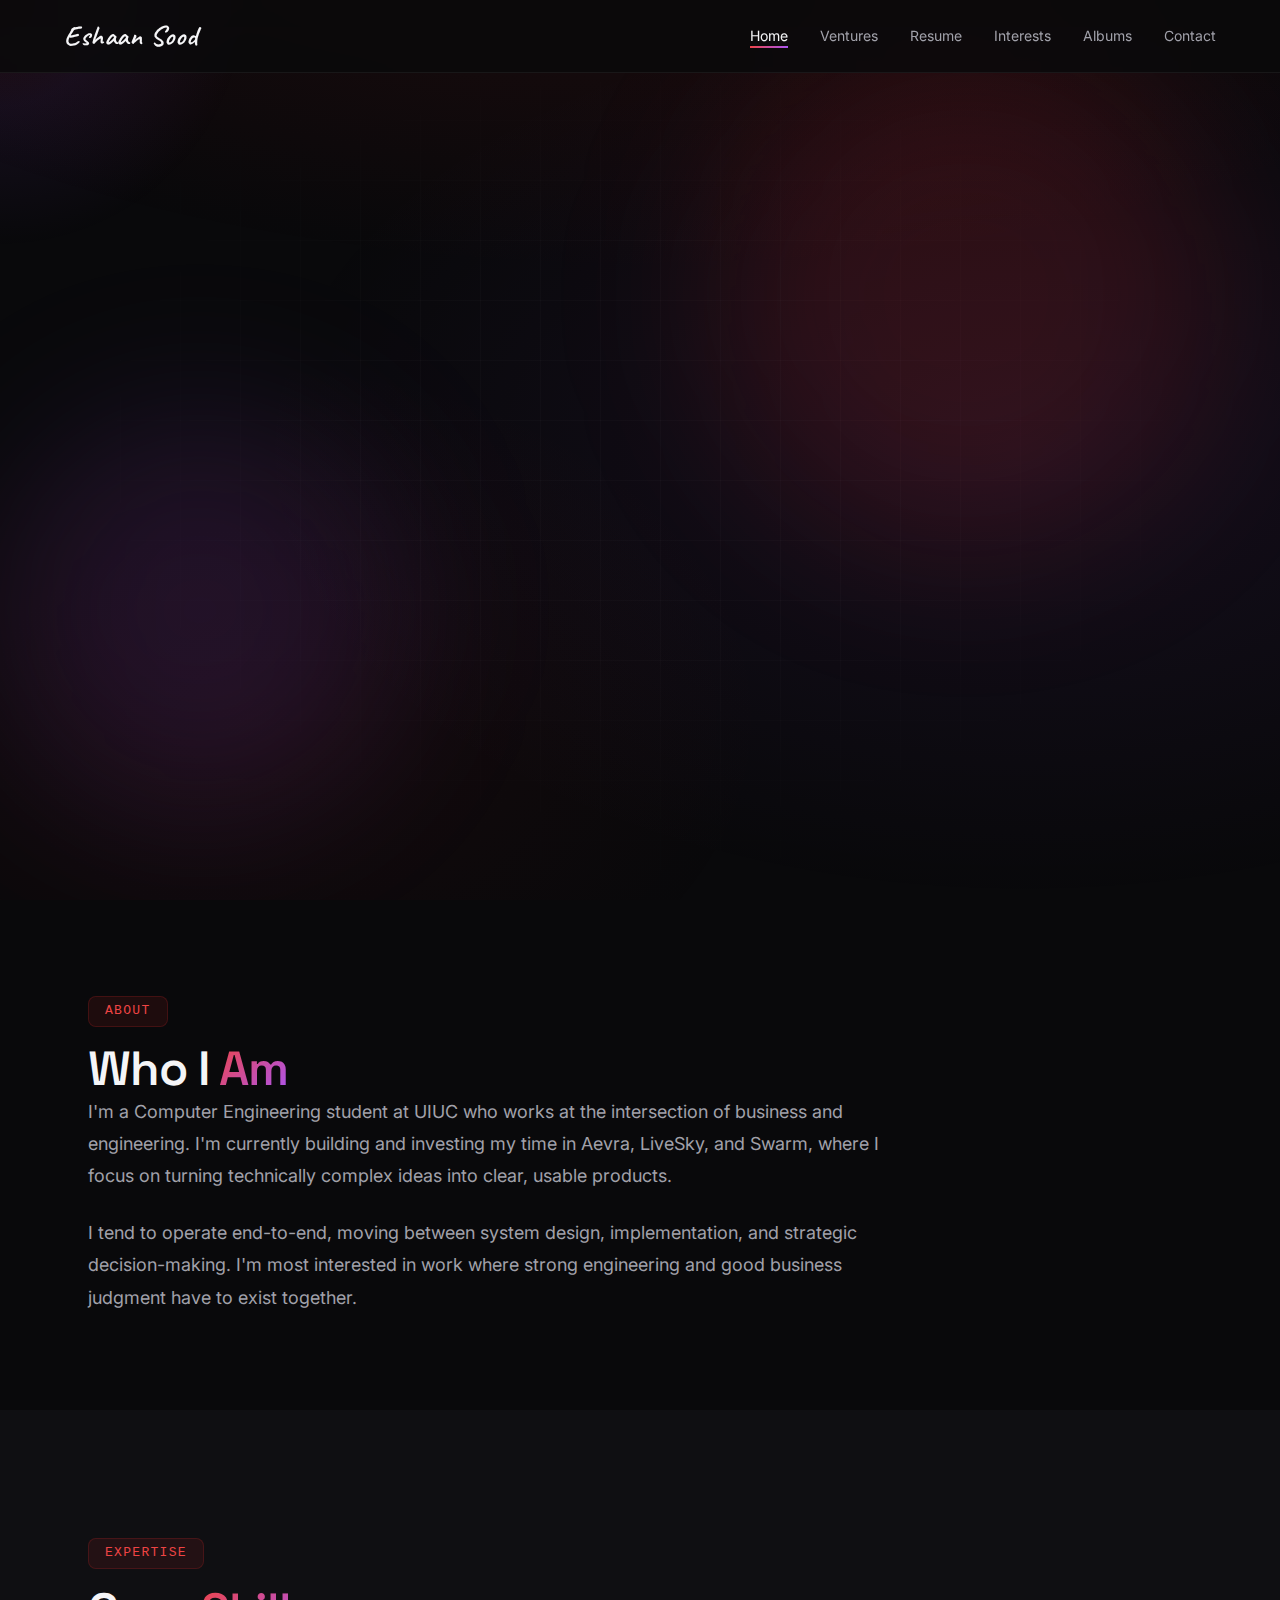
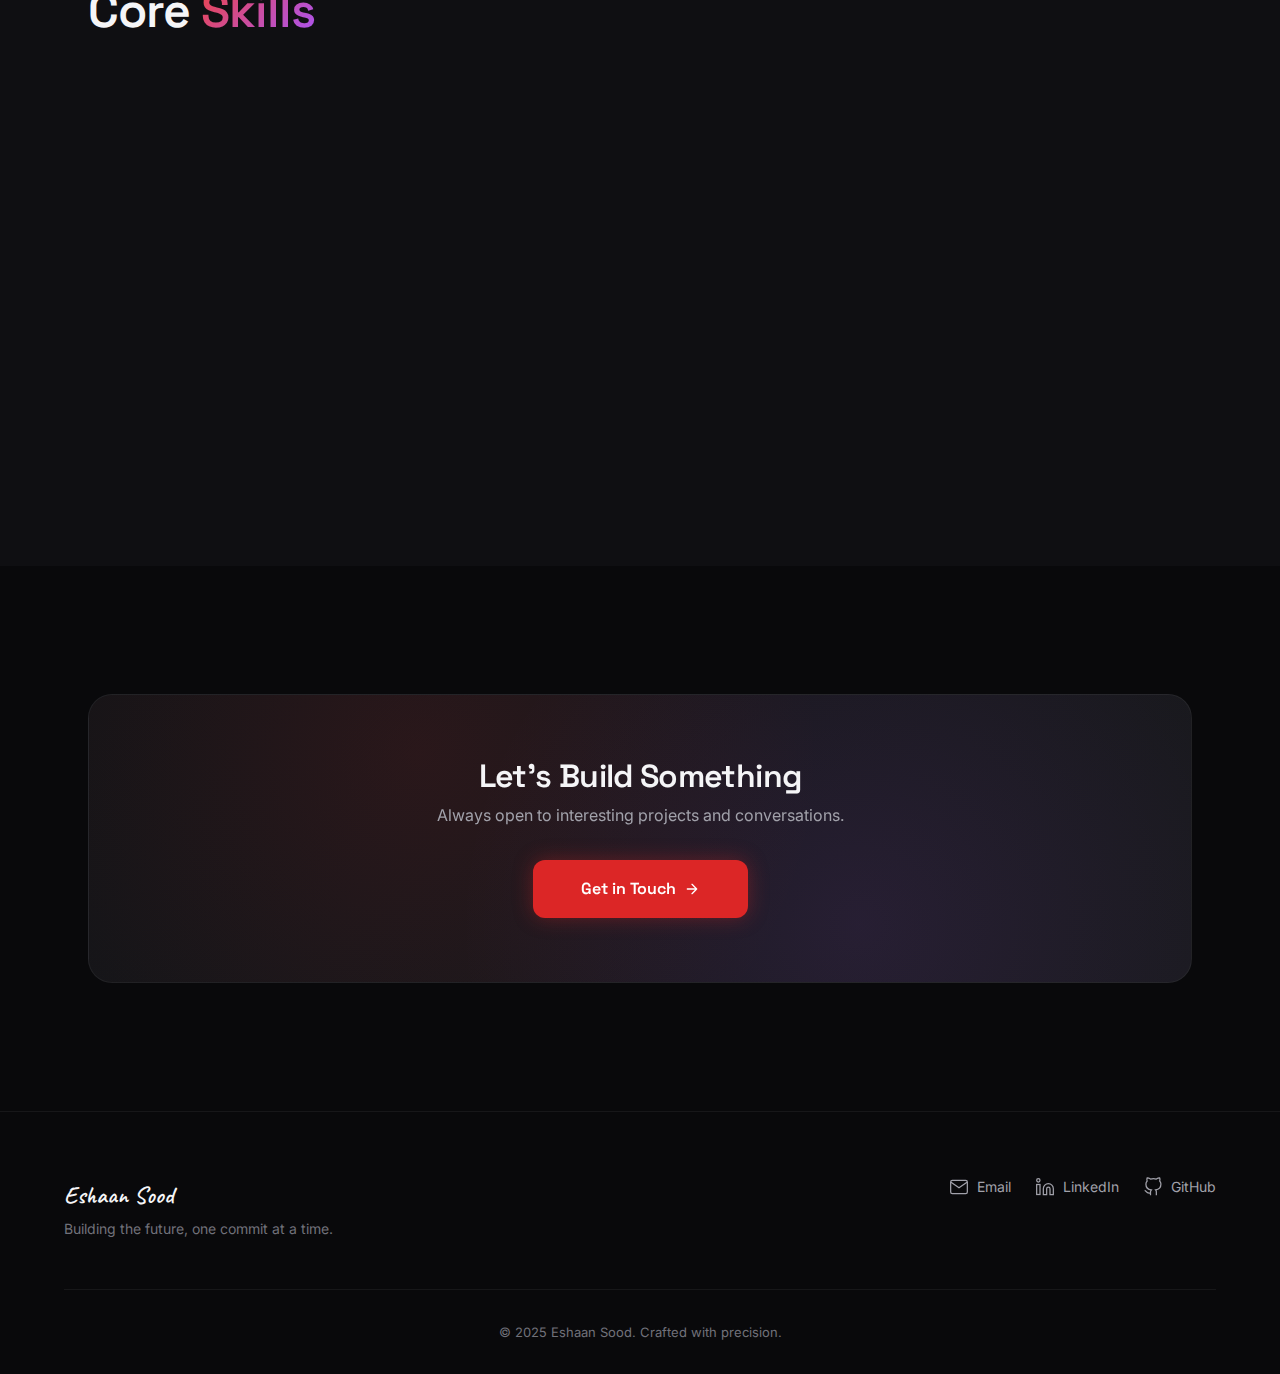
<file: index.html>
<!DOCTYPE html>
<html lang="en">
<head>
    <meta charset="UTF-8">
    <meta name="viewport" content="width=device-width, initial-scale=1.0">
    <title>Eshaan Sood | Computer Engineering @ UIUC</title>
    <meta name="description" content="Eshaan Sood - Computer Engineering student at UIUC building at the intersection of business and engineering. AI, Robotics, and Startups.">
    <meta name="author" content="Eshaan Sood">
    <meta name="robots" content="index, follow">
    
    <meta property="og:title" content="Eshaan Sood | Computer Engineering @ UIUC">
    <meta property="og:description" content="Building at the intersection of business and engineering. AI, Robotics, and Startups.">
    <meta property="og:type" content="website">
    <meta property="og:url" content="https://eshaansood.com">
    
    <meta name="twitter:card" content="summary_large_image">
    <meta name="twitter:title" content="Eshaan Sood | Computer Engineering @ UIUC">
    
    <link rel="canonical" href="https://eshaansood.com">
    <link rel="preconnect" href="https://fonts.googleapis.com">
    <link rel="preconnect" href="https://fonts.gstatic.com" crossorigin>
    <link href="https://fonts.googleapis.com/css2?family=Caveat:wght@500;600&family=Inter:wght@400;500;600&family=Space+Grotesk:wght@500;600;700&display=swap" rel="stylesheet">
    <link rel="stylesheet" href="assets/css/styles.css">
</head>
<body>
    <div class="cursor-glow" aria-hidden="true"></div>
    <a href="#main-content" class="skip-link">Skip to main content</a>
    
    <header class="site-header">
        <nav class="nav-container" aria-label="Main navigation">
            <a href="index.html" class="nav-logo">
                <span class="logo-handwritten">Eshaan Sood</span>
            </a>
            <button class="nav-toggle" aria-expanded="false" aria-controls="nav-menu" aria-label="Toggle navigation menu">
                <span class="nav-toggle-bar"></span>
                <span class="nav-toggle-bar"></span>
                <span class="nav-toggle-bar"></span>
            </button>
            <ul id="nav-menu" class="nav-links">
                <li><a href="index.html" class="nav-link active" aria-current="page">Home</a></li>
                <li><a href="projects.html" class="nav-link">Ventures</a></li>
                <li><a href="resume.html" class="nav-link">Resume</a></li>
                <li><a href="interests.html" class="nav-link">Interests</a></li>
                <li><a href="albums.html" class="nav-link">Albums</a></li>
                <li><a href="contact.html" class="nav-link">Contact</a></li>
            </ul>
        </nav>
    </header>

    <main id="main-content">
        <!-- Hero Section -->
        <section class="hero">
            <div class="hero-bg">
                <div class="hero-gradient"></div>
                <div class="hero-grid" aria-hidden="true"></div>
                <div class="hero-orb hero-orb-1" aria-hidden="true"></div>
                <div class="hero-orb hero-orb-2" aria-hidden="true"></div>
            </div>
            <div class="hero-content">
                <div class="hero-text">
                    <p class="hero-greeting animate-in" data-delay="0">
                        <span class="greeting-line"></span>
                        Hello, I'm
                    </p>
                    <h1 class="hero-name animate-in" data-delay="1">
                        <span class="name-gradient">Eshaan Sood</span>
                    </h1>
                    <p class="hero-tagline animate-in" data-delay="2">
                        Computer Engineering @ <span class="highlight">UIUC</span> building at the intersection of <em>business</em> and <em>engineering.</em>
                    </p>
                    <div class="hero-cta animate-in" data-delay="3">
                        <a href="projects.html" class="btn btn-primary">
                            <span>View Ventures</span>
                            <svg class="btn-icon" width="16" height="16" viewBox="0 0 24 24" fill="none" stroke="currentColor" stroke-width="2" stroke-linecap="round" stroke-linejoin="round">
                                <path d="M5 12h14M12 5l7 7-7 7"/>
                            </svg>
                        </a>
                        <a href="resume.pdf" class="btn btn-secondary" target="_blank" rel="noopener">
                            <span>Resume</span>
                            <svg class="btn-icon" width="16" height="16" viewBox="0 0 24 24" fill="none" stroke="currentColor" stroke-width="2" stroke-linecap="round" stroke-linejoin="round">
                                <path d="M21 15v4a2 2 0 0 1-2 2H5a2 2 0 0 1-2-2v-4M7 10l5 5 5-5M12 15V3"/>
                            </svg>
                        </a>
                    </div>
                </div>
                <div class="hero-visual animate-in" data-delay="2" aria-hidden="true">
                    <div class="hero-card">
                        <div class="hero-card-content">
                            <div class="code-block">
                                <div class="code-header">
                                    <span class="code-dot"></span>
                                    <span class="code-dot"></span>
                                    <span class="code-dot"></span>
                                </div>
                                <pre class="code-text"><code><span class="code-keyword">const</span> <span class="code-var">eshaan</span> = {
  <span class="code-key">focus</span>: [<span class="code-string">"AI"</span>, <span class="code-string">"Systems"</span>, <span class="code-string">"Hardware"</span>],
  <span class="code-key">building</span>: [<span class="code-string">"Aevra"</span>, <span class="code-string">"LiveSky"</span>, <span class="code-string">"Swarm"</span>],
  <span class="code-key">status</span>: <span class="code-string">"Shipping fast"</span> <span class="code-cursor">|</span>
};</code></pre>
                            </div>
                        </div>
                    </div>
                </div>
            </div>
            <div class="hero-scroll animate-in" data-delay="4">
                <span>Scroll to explore</span>
                <div class="scroll-indicator">
                    <div class="scroll-dot"></div>
                </div>
            </div>
        </section>

        <!-- About Section -->
        <section class="about-section" aria-labelledby="about-heading">
            <div class="section-container">
                <div class="about-content">
                    <div class="about-text">
                        <span class="section-tag">About</span>
                        <h2 id="about-heading" class="section-title">Who I <span class="title-gradient">Am</span></h2>
                        <p class="about-description">I'm a Computer Engineering student at UIUC who works at the intersection of business and engineering. I'm currently building and investing my time in Aevra, LiveSky, and Swarm, where I focus on turning technically complex ideas into clear, usable products.</p>
                        <p class="about-description">I tend to operate end-to-end, moving between system design, implementation, and strategic decision-making. I'm most interested in work where strong engineering and good business judgment have to exist together.</p>
                    </div>
                </div>
            </div>
        </section>

        <!-- Highlights Section -->
        <section class="highlights" aria-labelledby="highlights-heading">
            <div class="section-container">
                <div class="section-header">
                    <span class="section-tag">Expertise</span>
                    <h2 id="highlights-heading" class="section-title">Core <span class="title-gradient">Skills</span></h2>
                </div>
                <div class="highlights-grid">
                    <article class="highlight-card" data-tilt>
                        <div class="card-glow"></div>
                        <div class="highlight-icon">
                            <svg width="28" height="28" viewBox="0 0 24 24" fill="none" stroke="currentColor" stroke-width="1.5" stroke-linecap="round" stroke-linejoin="round">
                                <path d="M12 2a4 4 0 0 1 4 4c0 1.95-1.4 3.58-3.25 3.93L12 22l-.75-12.07A4.001 4.001 0 0 1 12 2z"/>
                                <path d="M12 2a4 4 0 0 0-4 4c0 1.95 1.4 3.58 3.25 3.93"/>
                            </svg>
                        </div>
                        <h3 class="highlight-title">AI / Machine Learning</h3>
                        <p class="highlight-desc">Building intelligent systems from computer vision pipelines to generative AI applications. Training, fine-tuning, and deploying models at scale.</p>
                        <div class="highlight-tags">
                            <span class="tag">PyTorch</span>
                            <span class="tag">TensorFlow</span>
                            <span class="tag">OpenCV</span>
                            <span class="tag">LLMs</span>
                        </div>
                    </article>
                    <article class="highlight-card" data-tilt>
                        <div class="card-glow"></div>
                        <div class="highlight-icon">
                            <svg width="28" height="28" viewBox="0 0 24 24" fill="none" stroke="currentColor" stroke-width="1.5" stroke-linecap="round" stroke-linejoin="round">
                                <rect x="4" y="4" width="16" height="16" rx="2"/>
                                <rect x="9" y="9" width="6" height="6"/>
                                <line x1="9" y1="1" x2="9" y2="4"/>
                                <line x1="15" y1="1" x2="15" y2="4"/>
                                <line x1="9" y1="20" x2="9" y2="23"/>
                                <line x1="15" y1="20" x2="15" y2="23"/>
                            </svg>
                        </div>
                        <h3 class="highlight-title">Operating Systems & Hardware</h3>
                        <p class="highlight-desc">Low-level systems programming, kernel development, device drivers, and embedded systems. Making hardware and software work together.</p>
                        <div class="highlight-tags">
                            <span class="tag">C/C++</span>
                            <span class="tag">RISC-V</span>
                            <span class="tag">RTOS</span>
                            <span class="tag">Linux</span>
                        </div>
                    </article>
                    <article class="highlight-card" data-tilt>
                        <div class="card-glow"></div>
                        <div class="highlight-icon">
                            <svg width="28" height="28" viewBox="0 0 24 24" fill="none" stroke="currentColor" stroke-width="1.5" stroke-linecap="round" stroke-linejoin="round">
                                <path d="M12 2L2 7l10 5 10-5-10-5z"/>
                                <path d="M2 17l10 5 10-5"/>
                                <path d="M2 12l10 5 10-5"/>
                            </svg>
                        </div>
                        <h3 class="highlight-title">Startups / Products</h3>
                        <p class="highlight-desc">From 0 to 1. Co-founding ventures, shipping products, and turning technical ideas into real businesses.</p>
                        <div class="highlight-tags">
                            <span class="tag">React</span>
                            <span class="tag">FastAPI</span>
                            <span class="tag">AWS</span>
                        </div>
                    </article>
                </div>
            </div>
        </section>

        <!-- CTA Section -->
        <section class="cta-section">
            <div class="section-container">
                <div class="cta-card">
                    <div class="cta-bg" aria-hidden="true"></div>
                    <div class="cta-content">
                        <h2 class="cta-title">Let's Build Something</h2>
                        <p class="cta-text">Always open to interesting projects and conversations.</p>
                        <a href="contact.html" class="btn btn-primary btn-large">
                            <span>Get in Touch</span>
                            <svg class="btn-icon" width="16" height="16" viewBox="0 0 24 24" fill="none" stroke="currentColor" stroke-width="2" stroke-linecap="round" stroke-linejoin="round">
                                <path d="M5 12h14M12 5l7 7-7 7"/>
                            </svg>
                        </a>
                    </div>
                </div>
            </div>
        </section>
    </main>

    <footer class="site-footer">
        <div class="footer-container">
            <div class="footer-content">
                <div class="footer-brand">
                    <span class="footer-logo-handwritten">Eshaan Sood</span>
                    <p class="footer-tagline">Building the future, one commit at a time.</p>
                </div>
                <div class="footer-links">
                    <a href="mailto:eshaanksood@gmail.com" class="footer-link" aria-label="Email Eshaan">
                        <svg width="20" height="20" viewBox="0 0 24 24" fill="none" stroke="currentColor" stroke-width="1.5" aria-hidden="true">
                            <path d="M4 4h16c1.1 0 2 .9 2 2v12c0 1.1-.9 2-2 2H4c-1.1 0-2-.9-2-2V6c0-1.1.9-2 2-2z"/>
                            <polyline points="22,6 12,13 2,6"/>
                        </svg>
                        <span>Email</span>
                    </a>
                    <a href="https://linkedin.com/in/eshaansood" target="_blank" rel="noopener" class="footer-link" aria-label="Eshaan's LinkedIn profile">
                        <svg width="20" height="20" viewBox="0 0 24 24" fill="none" stroke="currentColor" stroke-width="1.5" aria-hidden="true">
                            <path d="M16 8a6 6 0 0 1 6 6v7h-4v-7a2 2 0 0 0-2-2 2 2 0 0 0-2 2v7h-4v-7a6 6 0 0 1 6-6z"/>
                            <rect x="2" y="9" width="4" height="12"/>
                            <circle cx="4" cy="4" r="2"/>
                        </svg>
                        <span>LinkedIn</span>
                    </a>
                    <a href="https://github.com/eshaansood" target="_blank" rel="noopener" class="footer-link" aria-label="Eshaan's GitHub profile">
                        <svg width="20" height="20" viewBox="0 0 24 24" fill="none" stroke="currentColor" stroke-width="1.5" aria-hidden="true">
                            <path d="M9 19c-5 1.5-5-2.5-7-3m14 6v-3.87a3.37 3.37 0 0 0-.94-2.61c3.14-.35 6.44-1.54 6.44-7A5.44 5.44 0 0 0 20 4.77 5.07 5.07 0 0 0 19.91 1S18.73.65 16 2.48a13.38 13.38 0 0 0-7 0C6.27.65 5.09 1 5.09 1A5.07 5.07 0 0 0 5 4.77a5.44 5.44 0 0 0-1.5 3.78c0 5.42 3.3 6.61 6.44 7A3.37 3.37 0 0 0 9 18.13V22"/>
                        </svg>
                        <span>GitHub</span>
                    </a>
                </div>
            </div>
            <div class="footer-bottom">
                <p class="footer-copyright">© 2025 Eshaan Sood. Crafted with precision.</p>
            </div>
        </div>
    </footer>

    <script src="assets/js/main.js"></script>
</body>
</html>
</file>
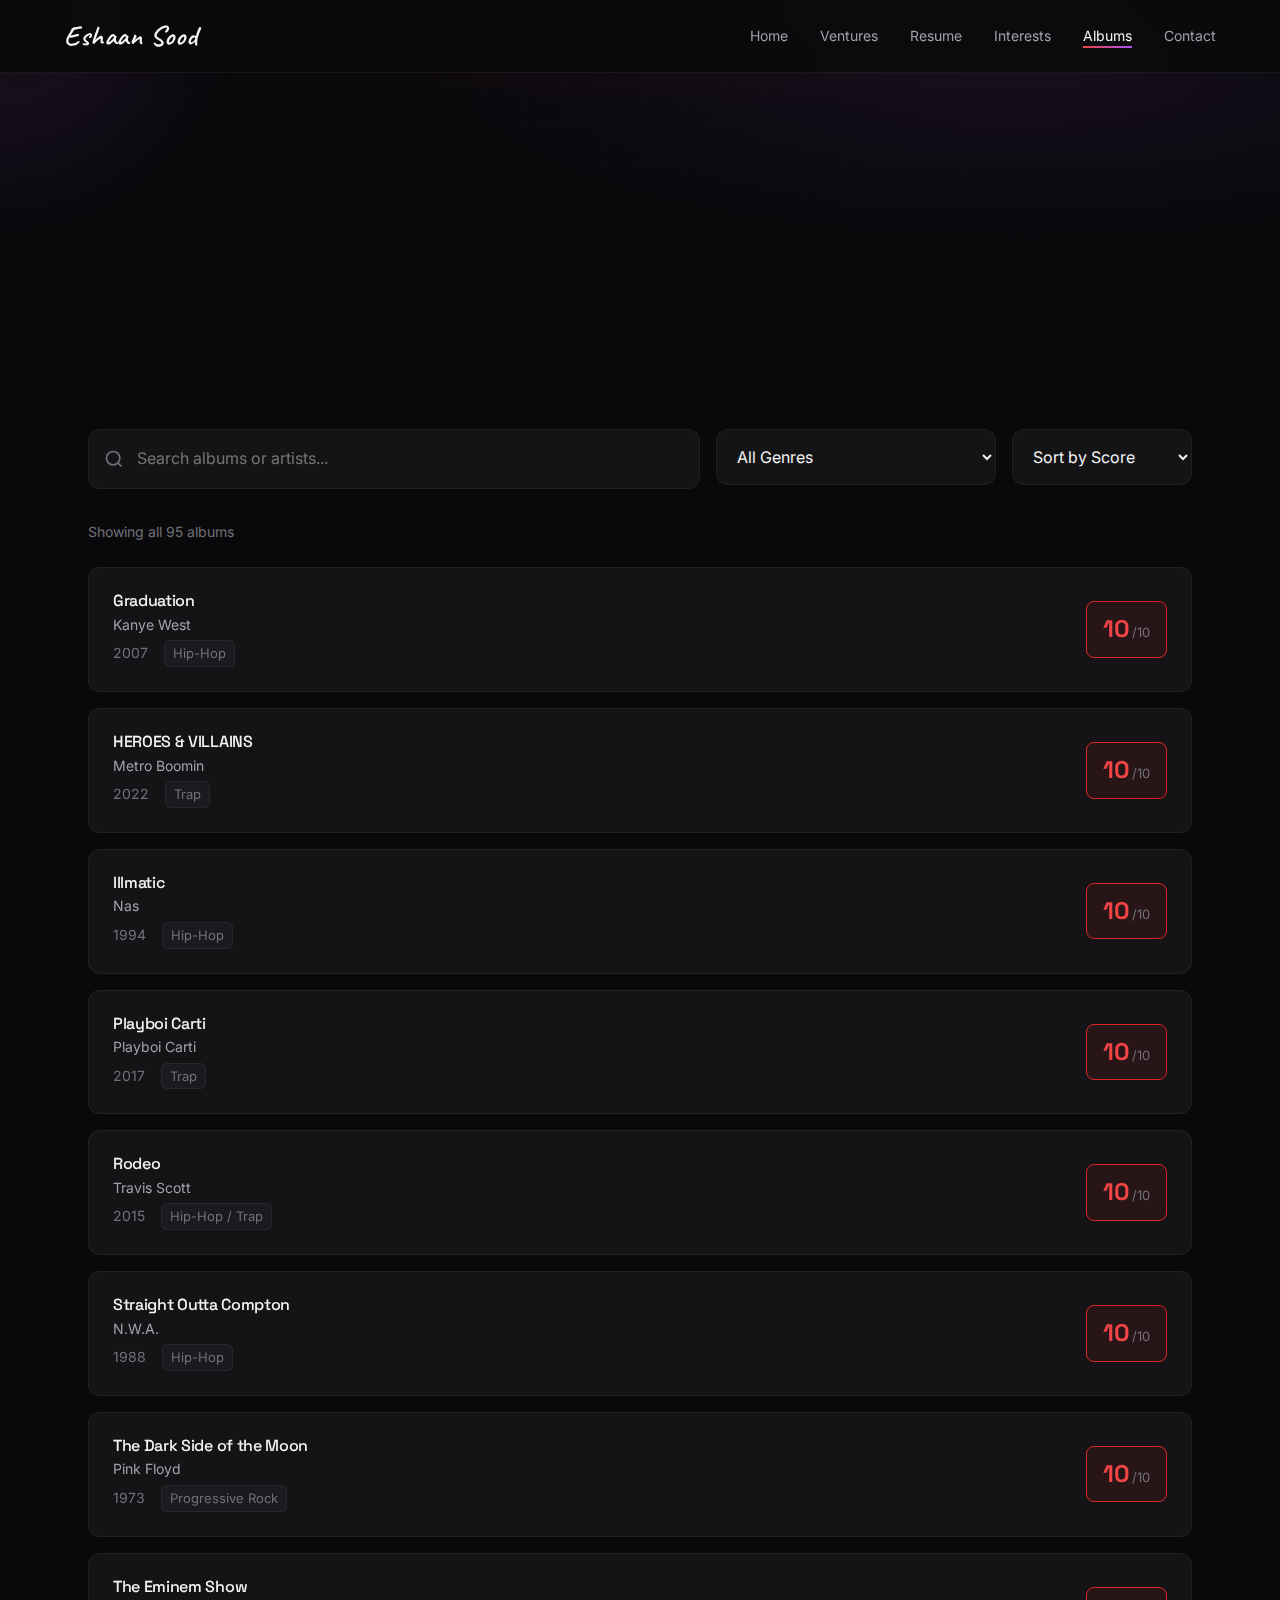
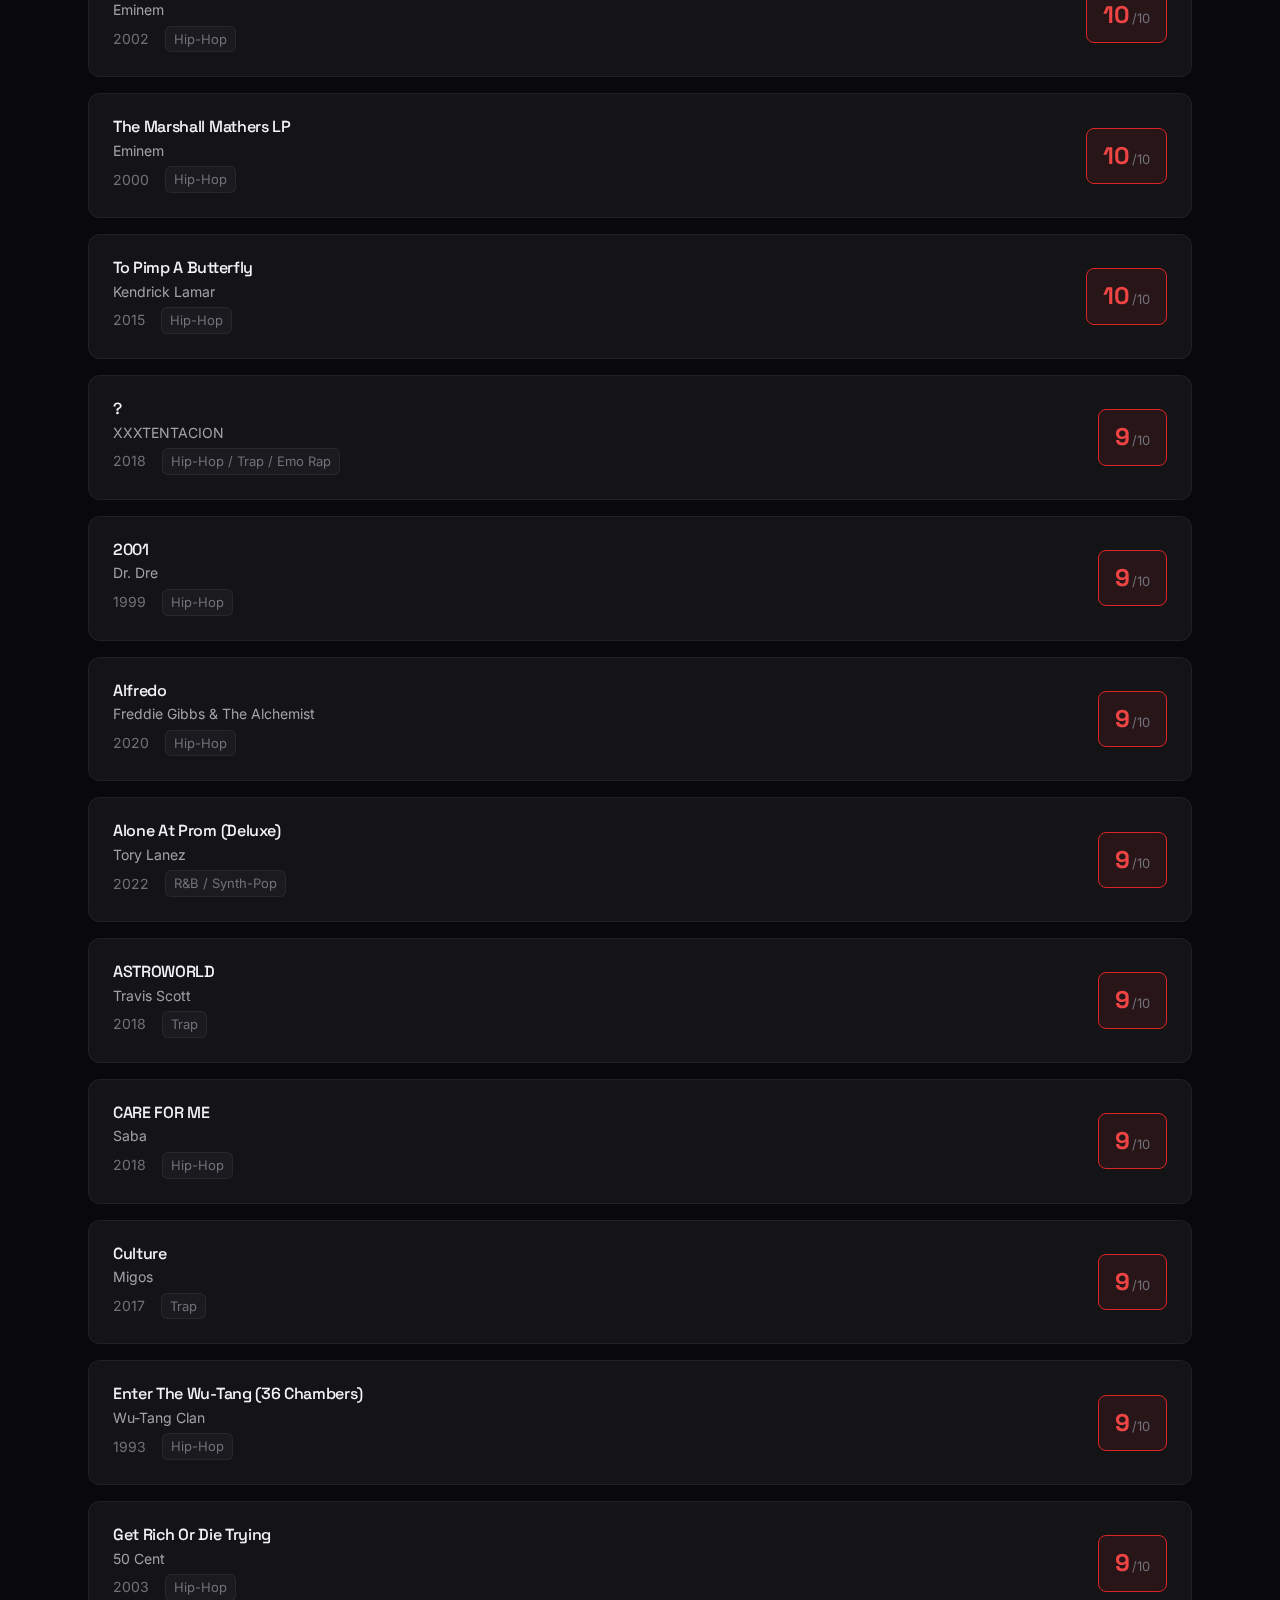
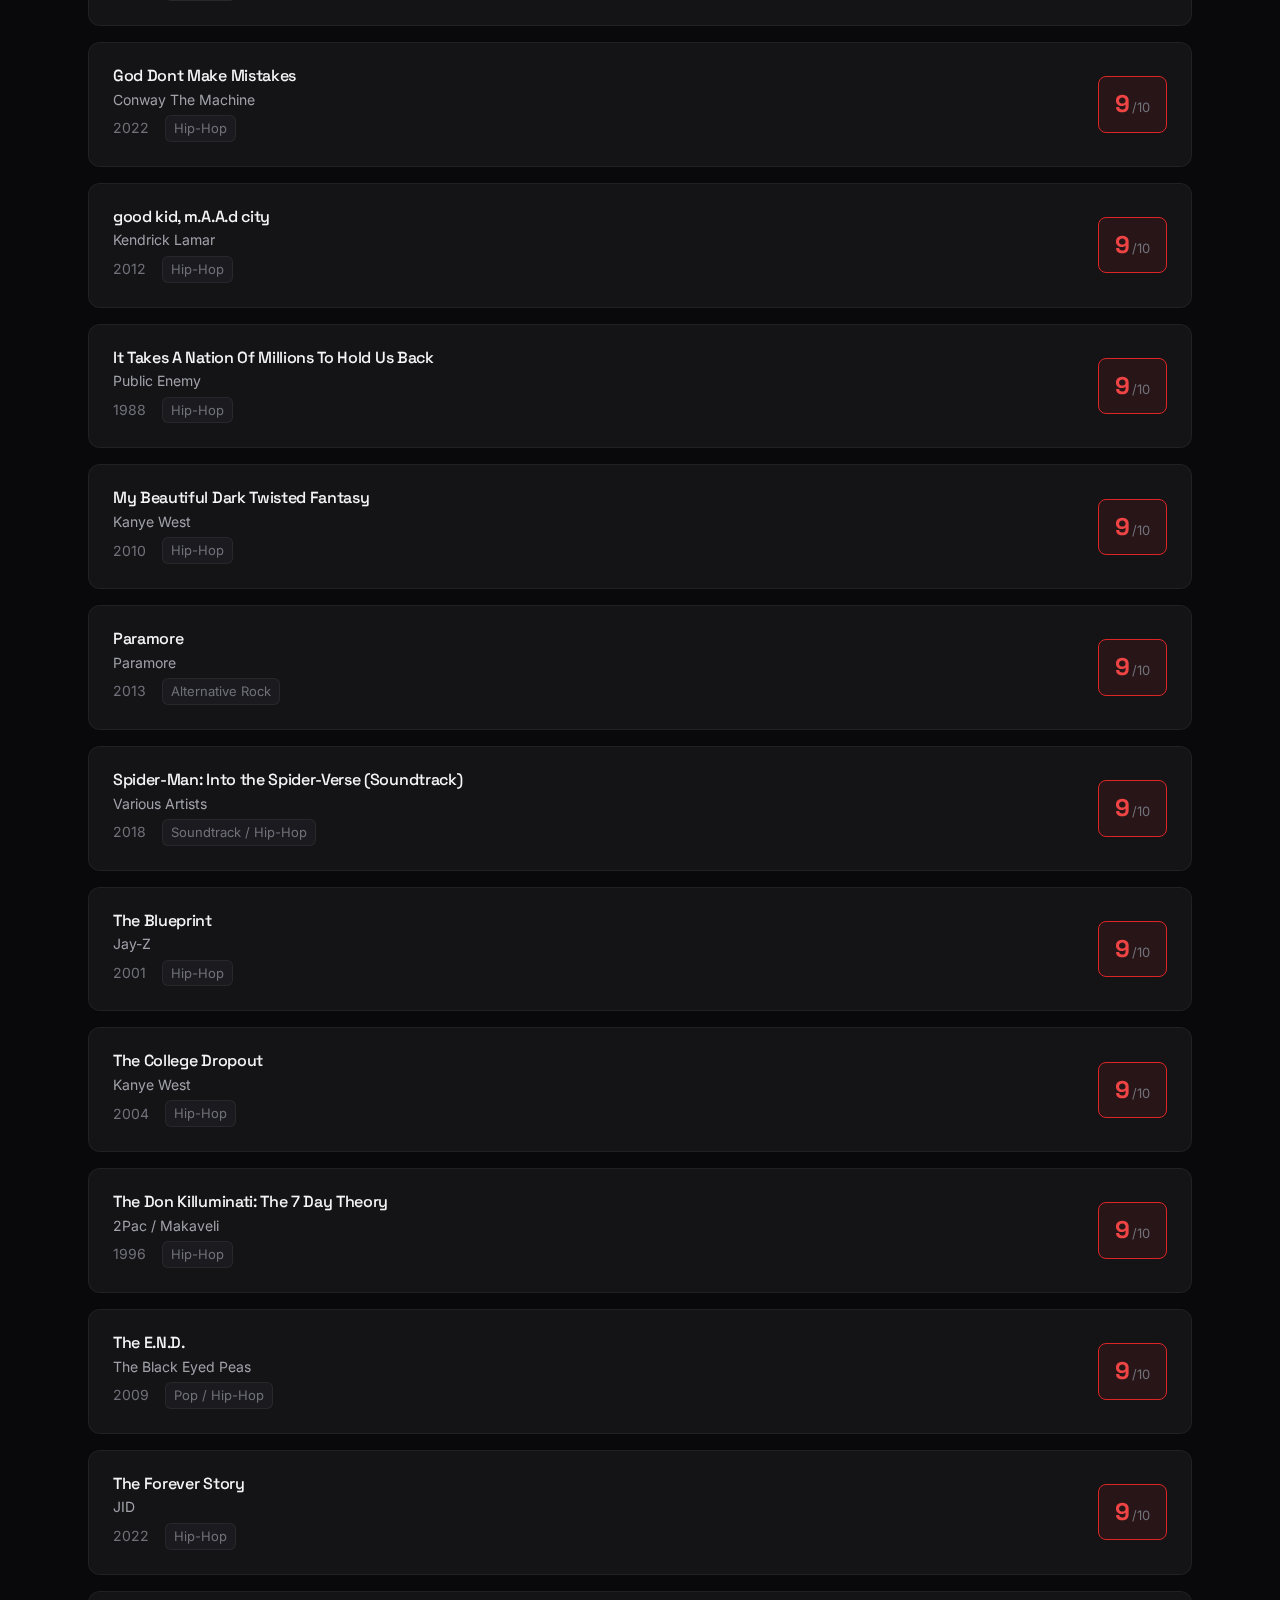
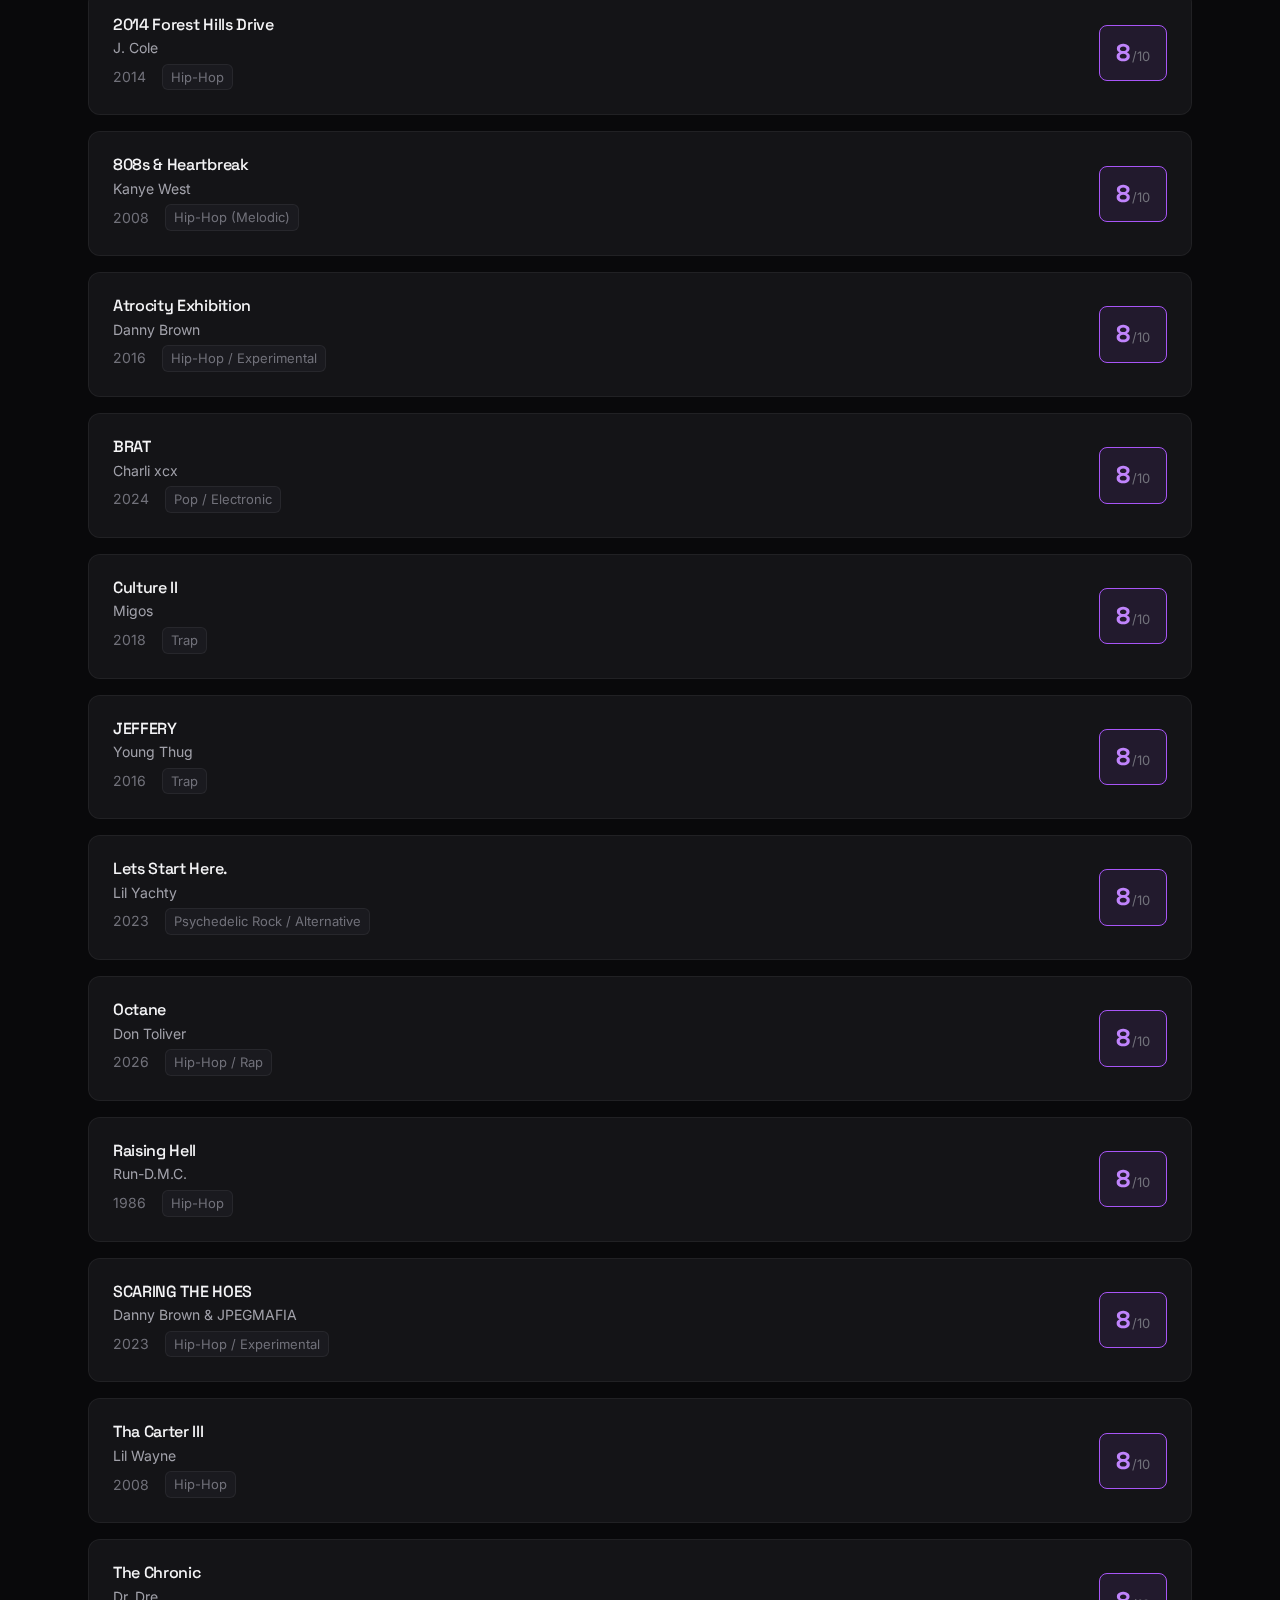
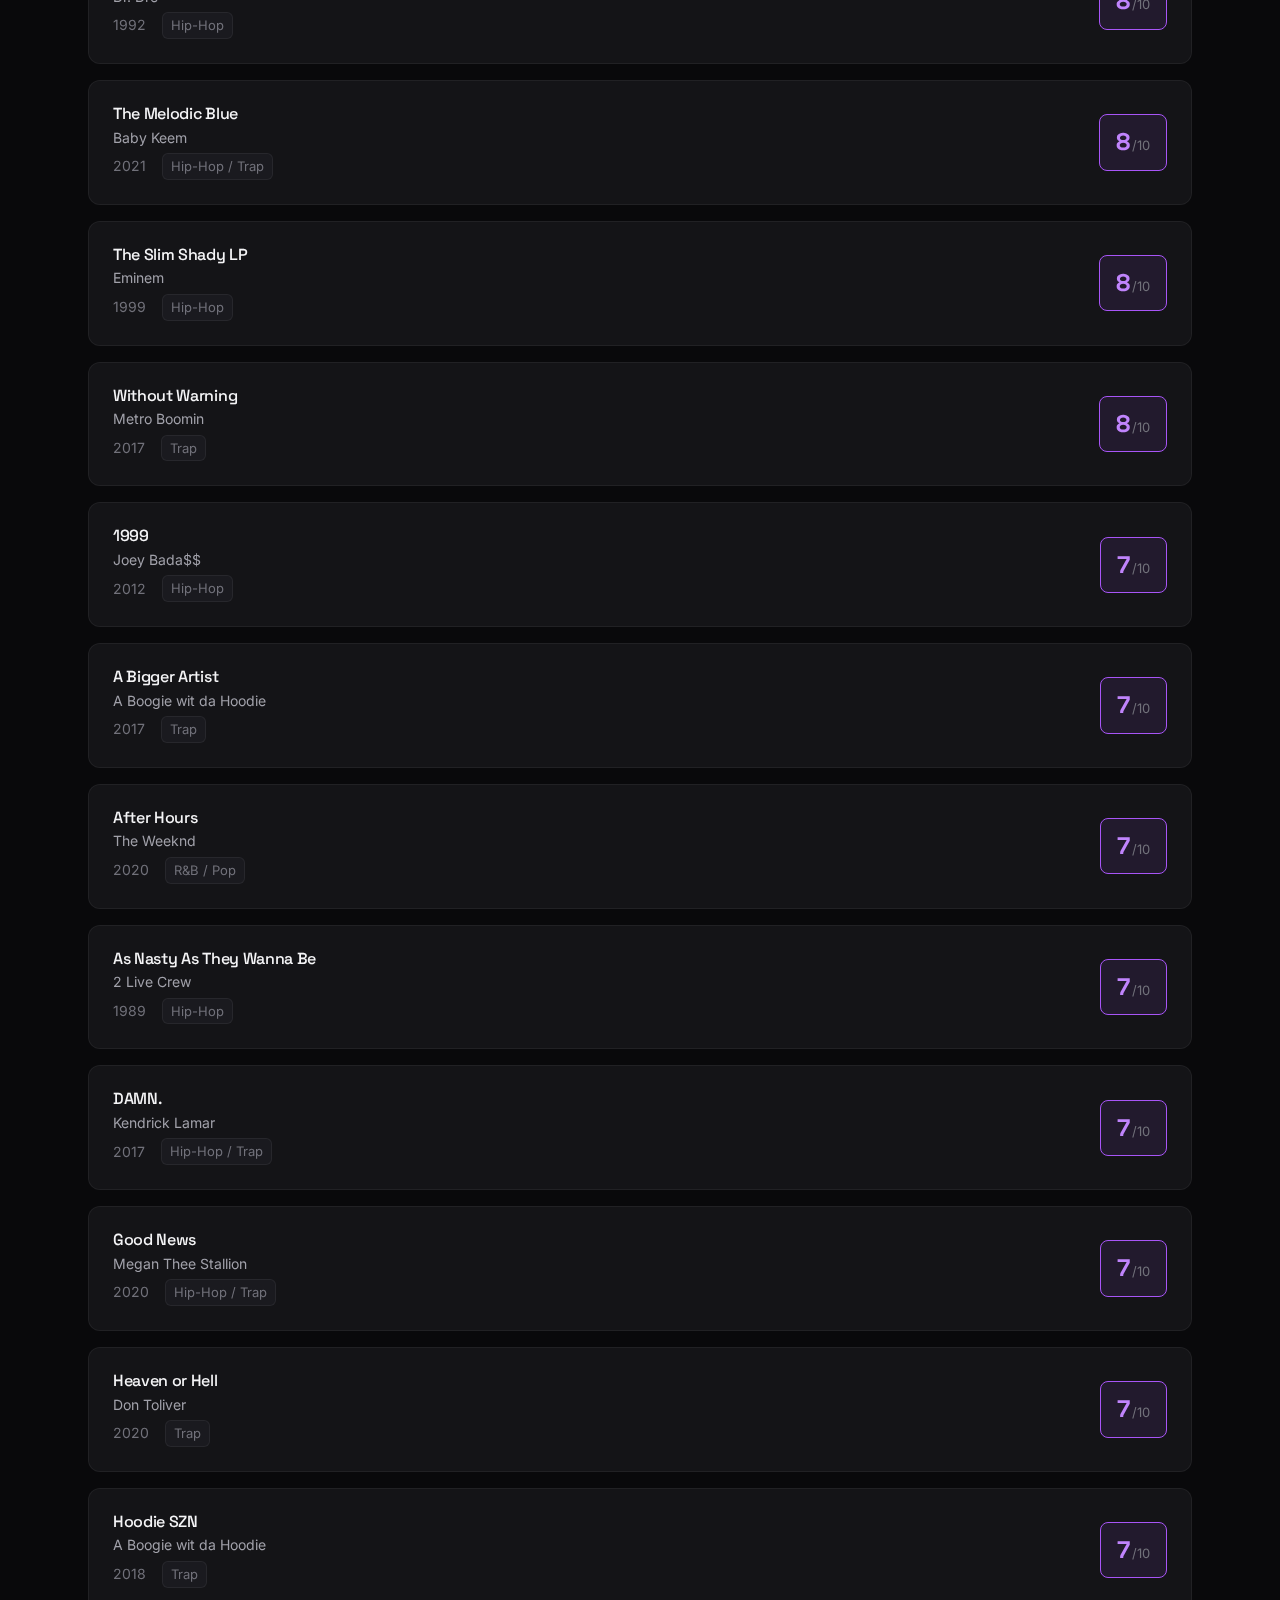
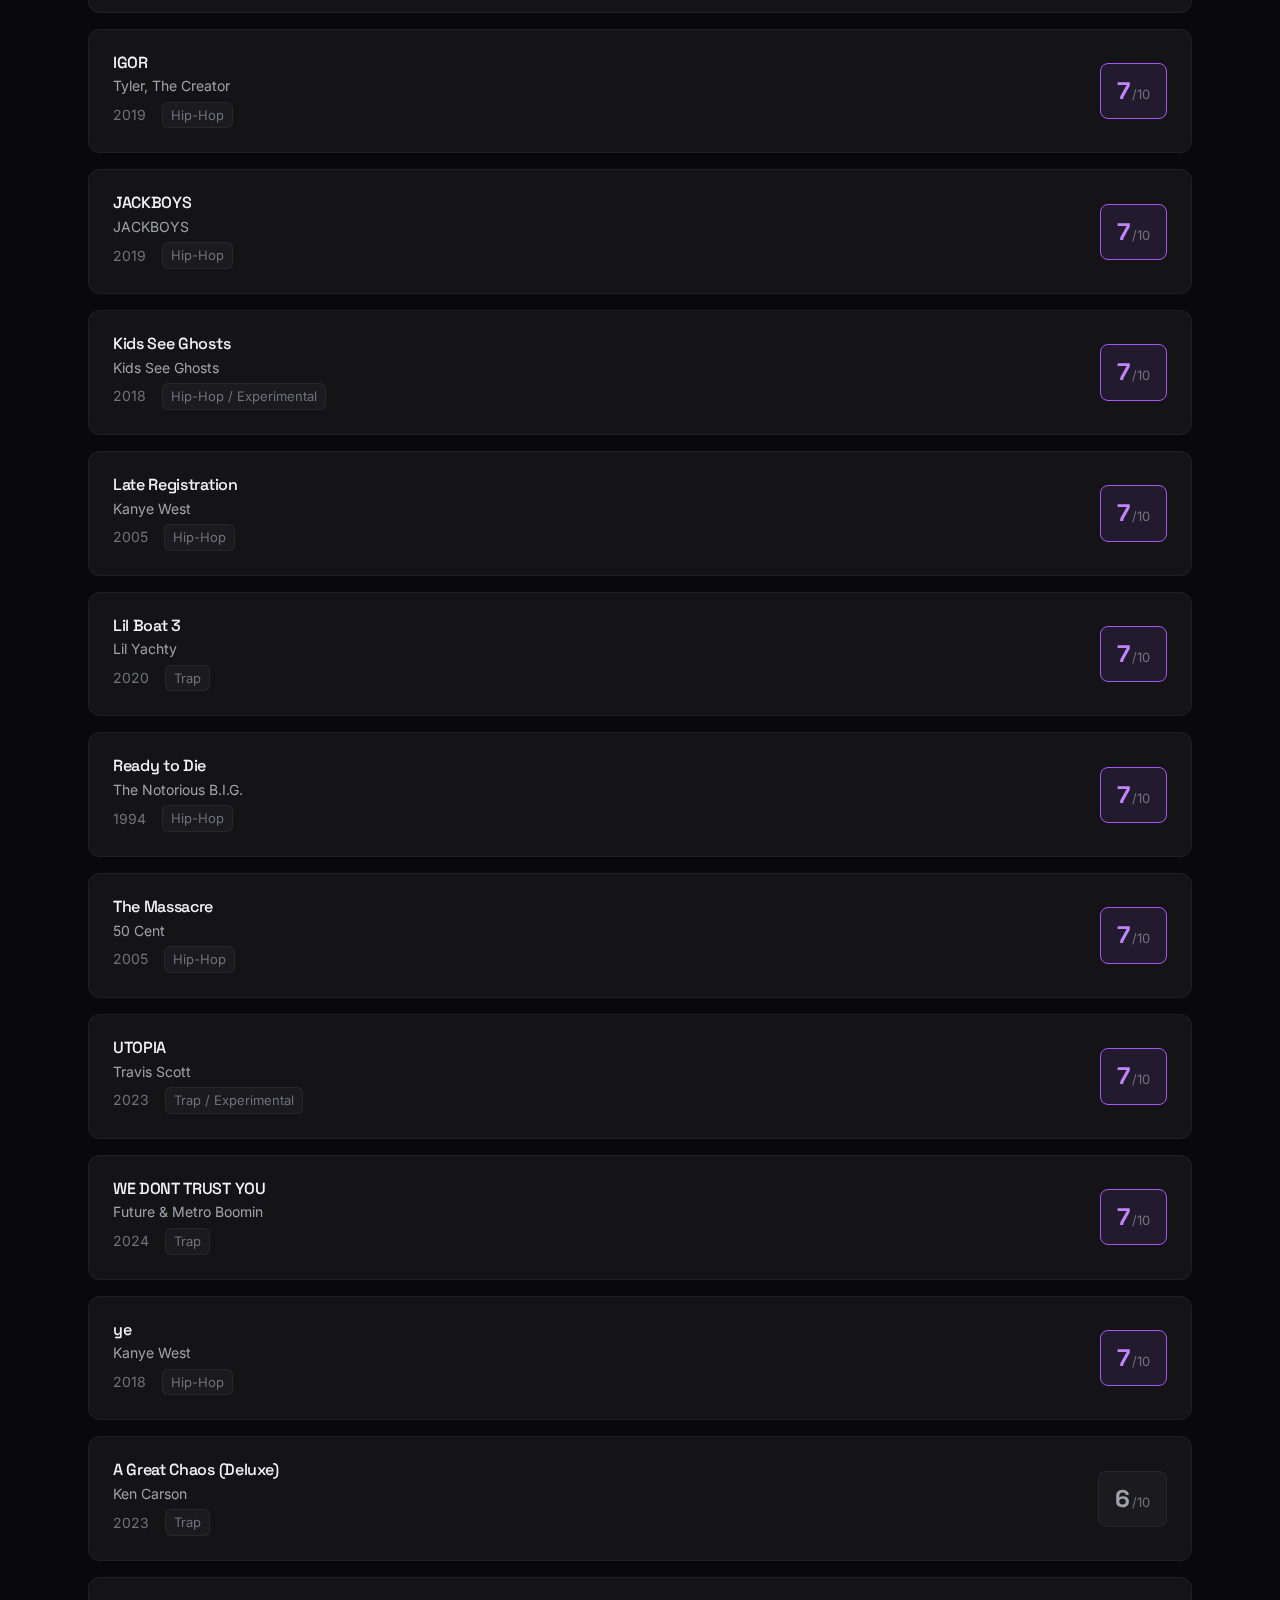
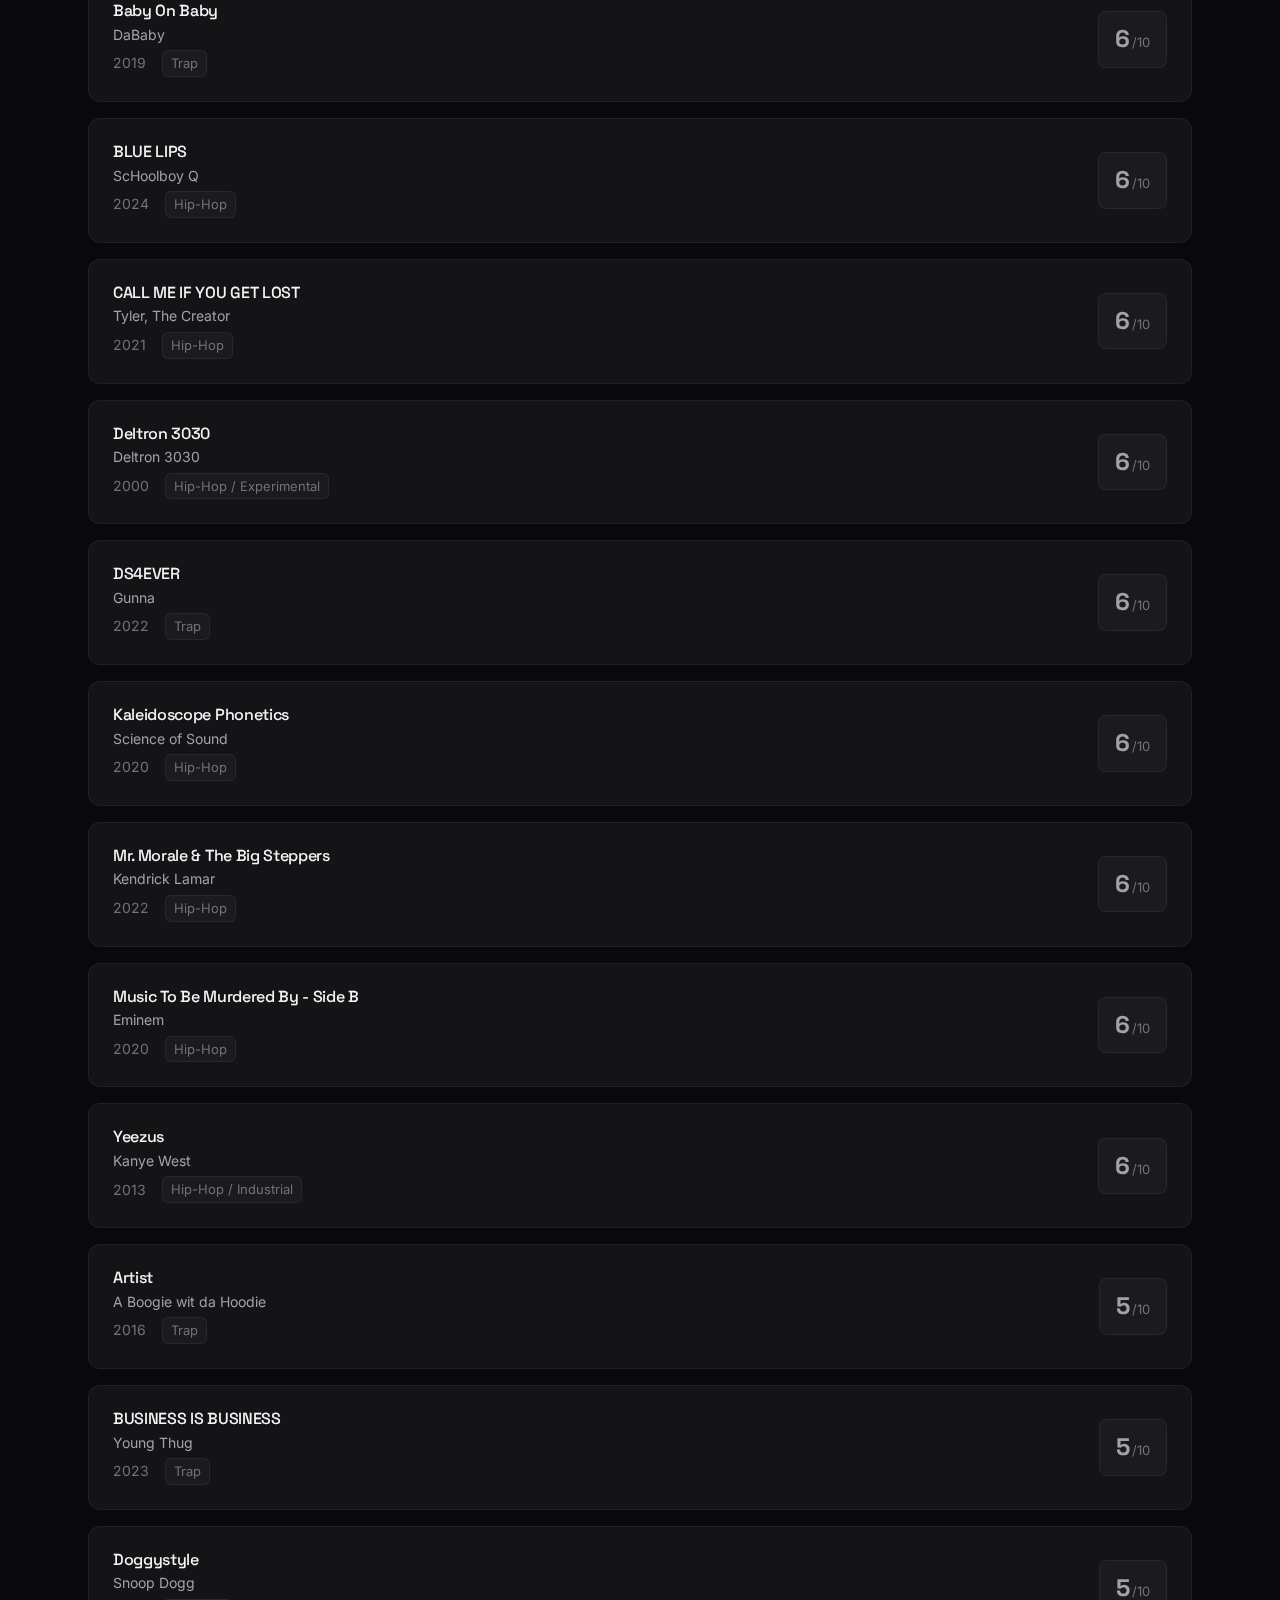
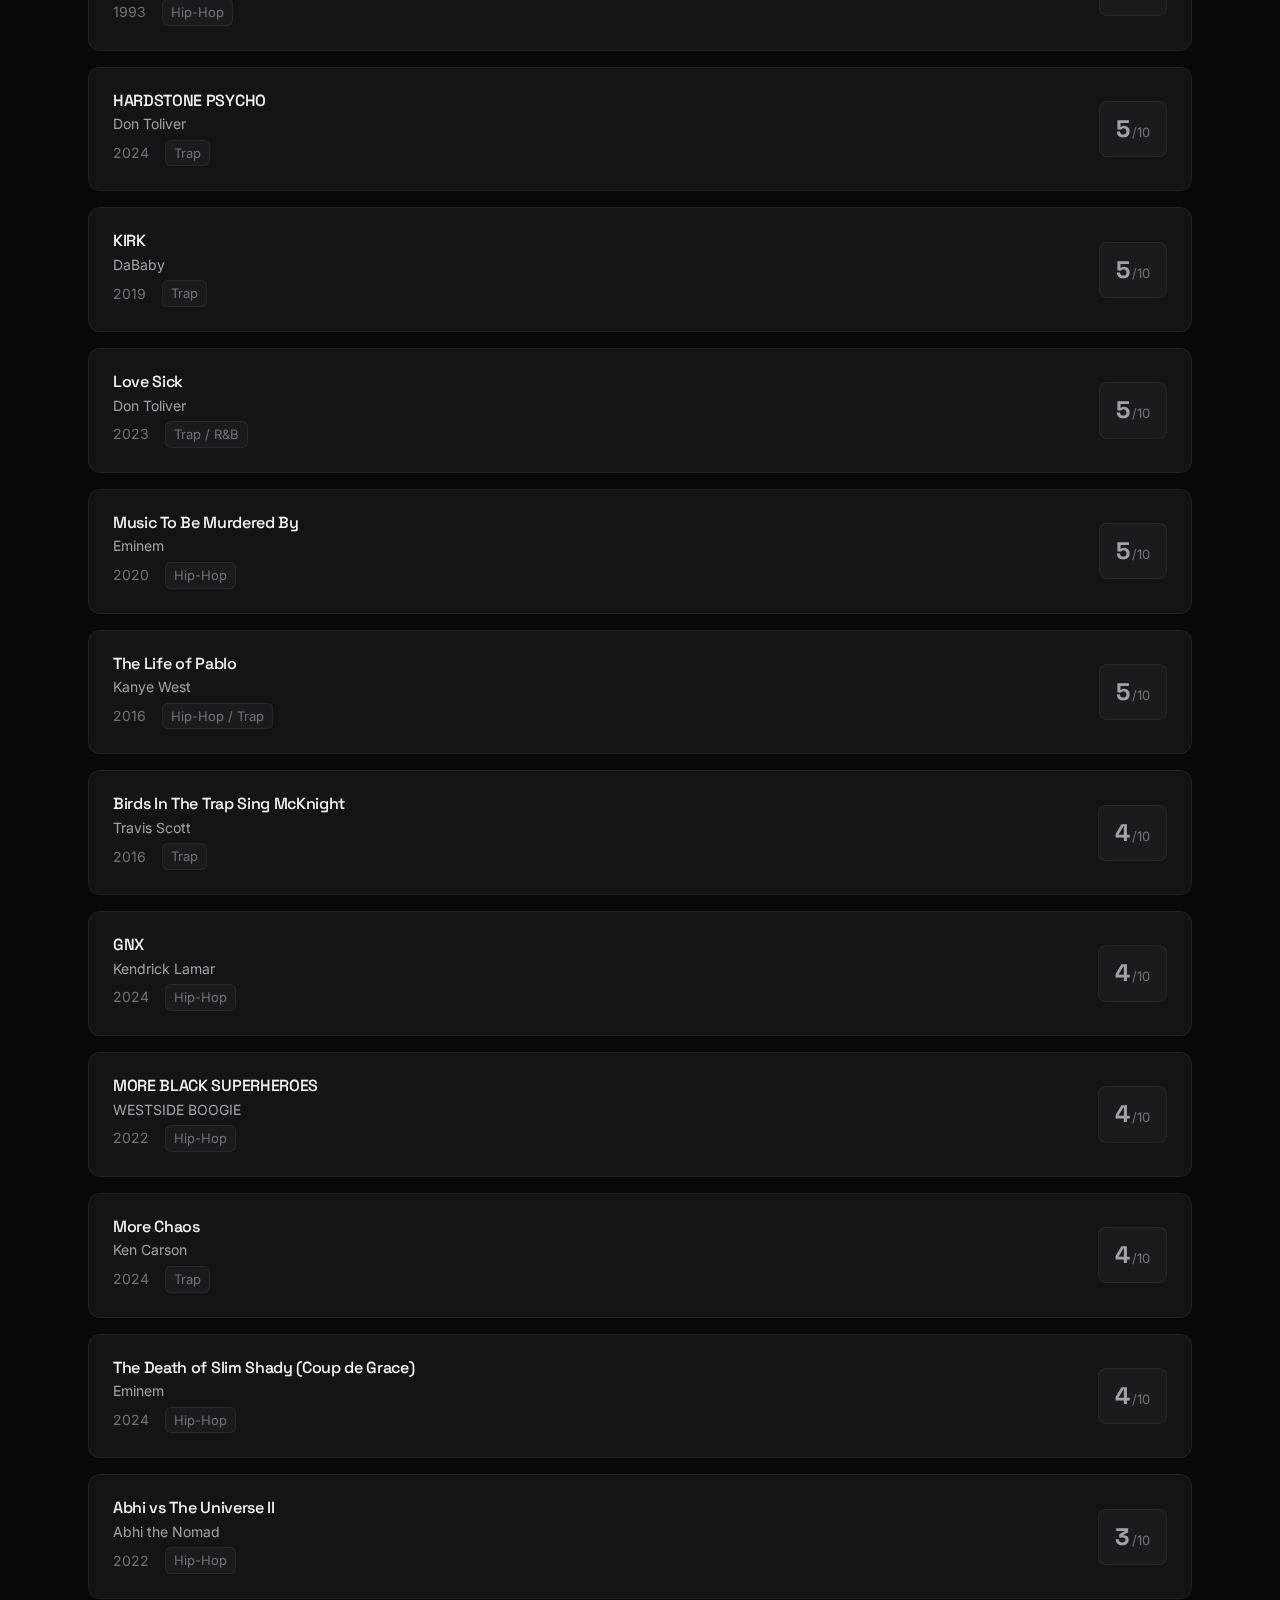
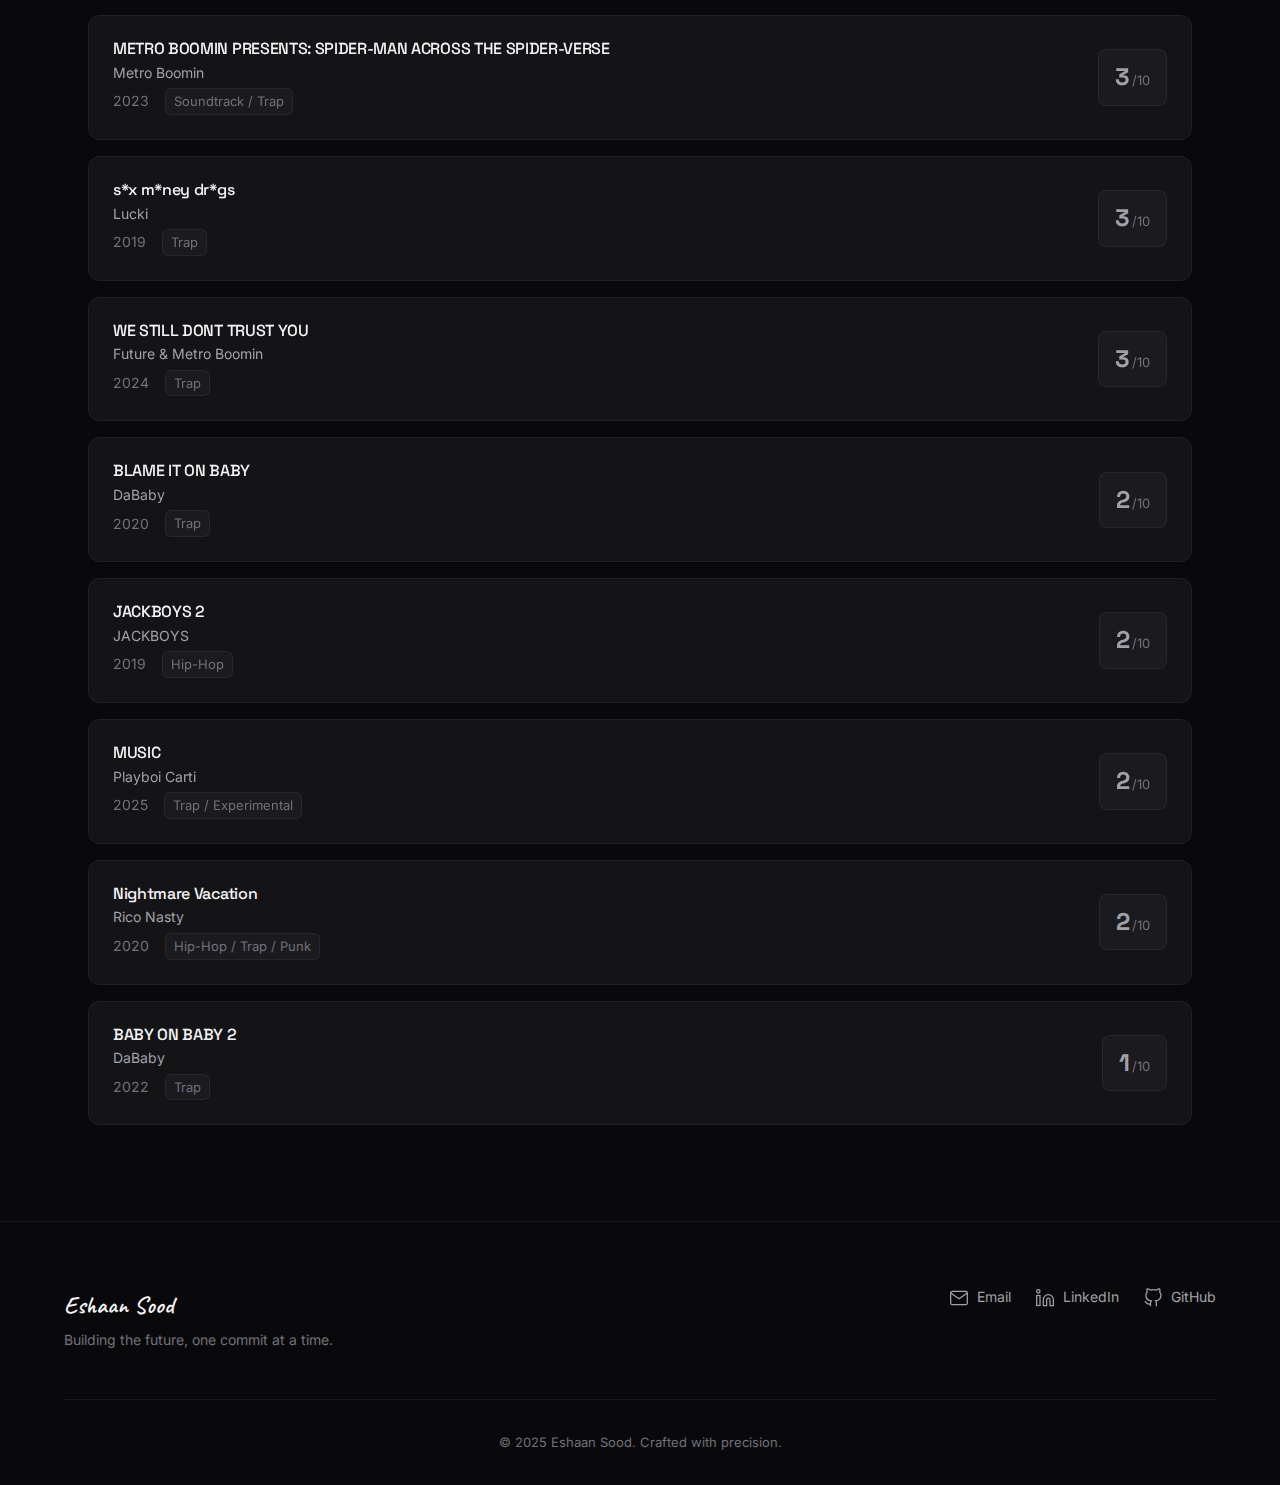
<file: albums.html>
<!DOCTYPE html>
<html lang="en">
<head>
    <meta charset="UTF-8">
    <meta name="viewport" content="width=device-width, initial-scale=1.0">
    <title>Albums | Eshaan Sood</title>
    <meta name="description" content="Eshaan Sood's album collection with ratings.">
    <link rel="preconnect" href="https://fonts.googleapis.com">
    <link rel="preconnect" href="https://fonts.gstatic.com" crossorigin>
    <link href="https://fonts.googleapis.com/css2?family=Caveat:wght@500;600&family=Inter:wght@400;500;600&family=Space+Grotesk:wght@500;600;700&display=swap" rel="stylesheet">
    <link rel="stylesheet" href="assets/css/styles.css">
</head>
<body>
    <div class="cursor-glow" aria-hidden="true"></div>
    <a href="#main-content" class="skip-link">Skip to main content</a>
    
    <header class="site-header">
        <nav class="nav-container" aria-label="Main navigation">
            <a href="index.html" class="nav-logo"><span class="logo-handwritten">Eshaan Sood</span></a>
            <button class="nav-toggle" aria-expanded="false" aria-controls="nav-menu" aria-label="Toggle navigation">
                <span class="nav-toggle-bar"></span><span class="nav-toggle-bar"></span><span class="nav-toggle-bar"></span>
            </button>
            <ul id="nav-menu" class="nav-links">
                <li><a href="index.html" class="nav-link">Home</a></li>
                <li><a href="projects.html" class="nav-link">Ventures</a></li>
                <li><a href="resume.html" class="nav-link">Resume</a></li>
                <li><a href="interests.html" class="nav-link">Interests</a></li>
                <li><a href="albums.html" class="nav-link active" aria-current="page">Albums</a></li>
                <li><a href="contact.html" class="nav-link">Contact</a></li>
            </ul>
        </nav>
    </header>

    <main id="main-content">
        <section class="page-header">
            <div class="page-header-bg"><div class="header-gradient"></div><div class="header-grid" aria-hidden="true"></div></div>
            <div class="section-container">
                <span class="section-tag animate-in" data-delay="0">Music</span>
                <h1 class="page-title animate-in" data-delay="1">Album <span class="title-gradient">Ratings</span></h1>
                <p class="page-subtitle animate-in" data-delay="2">Music that inspires late-night coding sessions and keeps creativity flowing.</p>
            </div>
        </section>

        <section class="albums-section">
            <div class="section-container">
                <div class="albums-controls">
                    <div class="search-container">
                        <svg class="search-icon" width="20" height="20" viewBox="0 0 24 24" fill="none" stroke="currentColor" stroke-width="2"><circle cx="11" cy="11" r="8"/><line x1="21" y1="21" x2="16.65" y2="16.65"/></svg>
                        <input type="text" id="album-search" class="search-input" placeholder="Search albums or artists...">
                    </div>
                    <div class="filter-container">
                        <select id="genre-filter" class="filter-select">
                            <option value="">All Genres</option>
                        </select>
                    </div>
                    <div class="filter-container">
                        <select id="sort-select" class="filter-select">
                            <option value="score">Sort by Score</option>
                            <option value="title">Sort by Title</option>
                            <option value="artist">Sort by Artist</option>
                            <option value="year">Sort by Year</option>
                        </select>
                    </div>
                </div>

                <div class="albums-stats" aria-live="polite">
                    <span id="albums-count-text">Loading albums...</span>
                </div>

                <div class="albums-grid" id="albums-list" role="list"></div>
                
                <div class="albums-empty" id="albums-empty" hidden>
                    <svg width="48" height="48" viewBox="0 0 24 24" fill="none" stroke="currentColor" stroke-width="1.5"><circle cx="12" cy="12" r="10"/><circle cx="12" cy="12" r="3"/></svg>
                    <p>No albums found matching your search.</p>
                </div>
            </div>
        </section>
    </main>

    <footer class="site-footer">
        <div class="footer-container">
            <div class="footer-content">
                <div class="footer-brand"><span class="footer-logo-handwritten">Eshaan Sood</span><p class="footer-tagline">Building the future, one commit at a time.</p></div>
                <div class="footer-links">
                    <a href="mailto:eshaanksood@gmail.com" class="footer-link"><svg width="20" height="20" viewBox="0 0 24 24" fill="none" stroke="currentColor" stroke-width="1.5"><path d="M4 4h16c1.1 0 2 .9 2 2v12c0 1.1-.9 2-2 2H4c-1.1 0-2-.9-2-2V6c0-1.1.9-2 2-2z"/><polyline points="22,6 12,13 2,6"/></svg><span>Email</span></a>
                    <a href="https://linkedin.com/in/eshaansood" target="_blank" rel="noopener" class="footer-link"><svg width="20" height="20" viewBox="0 0 24 24" fill="none" stroke="currentColor" stroke-width="1.5"><path d="M16 8a6 6 0 0 1 6 6v7h-4v-7a2 2 0 0 0-2-2 2 2 0 0 0-2 2v7h-4v-7a6 6 0 0 1 6-6z"/><rect x="2" y="9" width="4" height="12"/><circle cx="4" cy="4" r="2"/></svg><span>LinkedIn</span></a>
                    <a href="https://github.com/eshaansood" target="_blank" rel="noopener" class="footer-link"><svg width="20" height="20" viewBox="0 0 24 24" fill="none" stroke="currentColor" stroke-width="1.5"><path d="M9 19c-5 1.5-5-2.5-7-3m14 6v-3.87a3.37 3.37 0 0 0-.94-2.61c3.14-.35 6.44-1.54 6.44-7A5.44 5.44 0 0 0 20 4.77 5.07 5.07 0 0 0 19.91 1S18.73.65 16 2.48a13.38 13.38 0 0 0-7 0C6.27.65 5.09 1 5.09 1A5.07 5.07 0 0 0 5 4.77a5.44 5.44 0 0 0-1.5 3.78c0 5.42 3.3 6.61 6.44 7A3.37 3.37 0 0 0 9 18.13V22"/></svg><span>GitHub</span></a>
                </div>
            </div>
            <div class="footer-bottom"><p class="footer-copyright">© 2025 Eshaan Sood. Crafted with precision.</p></div>
        </div>
    </footer>
    <script src="assets/js/main.js"></script>
    <script src="assets/js/albums.js"></script>
</body>
</html>
</file>
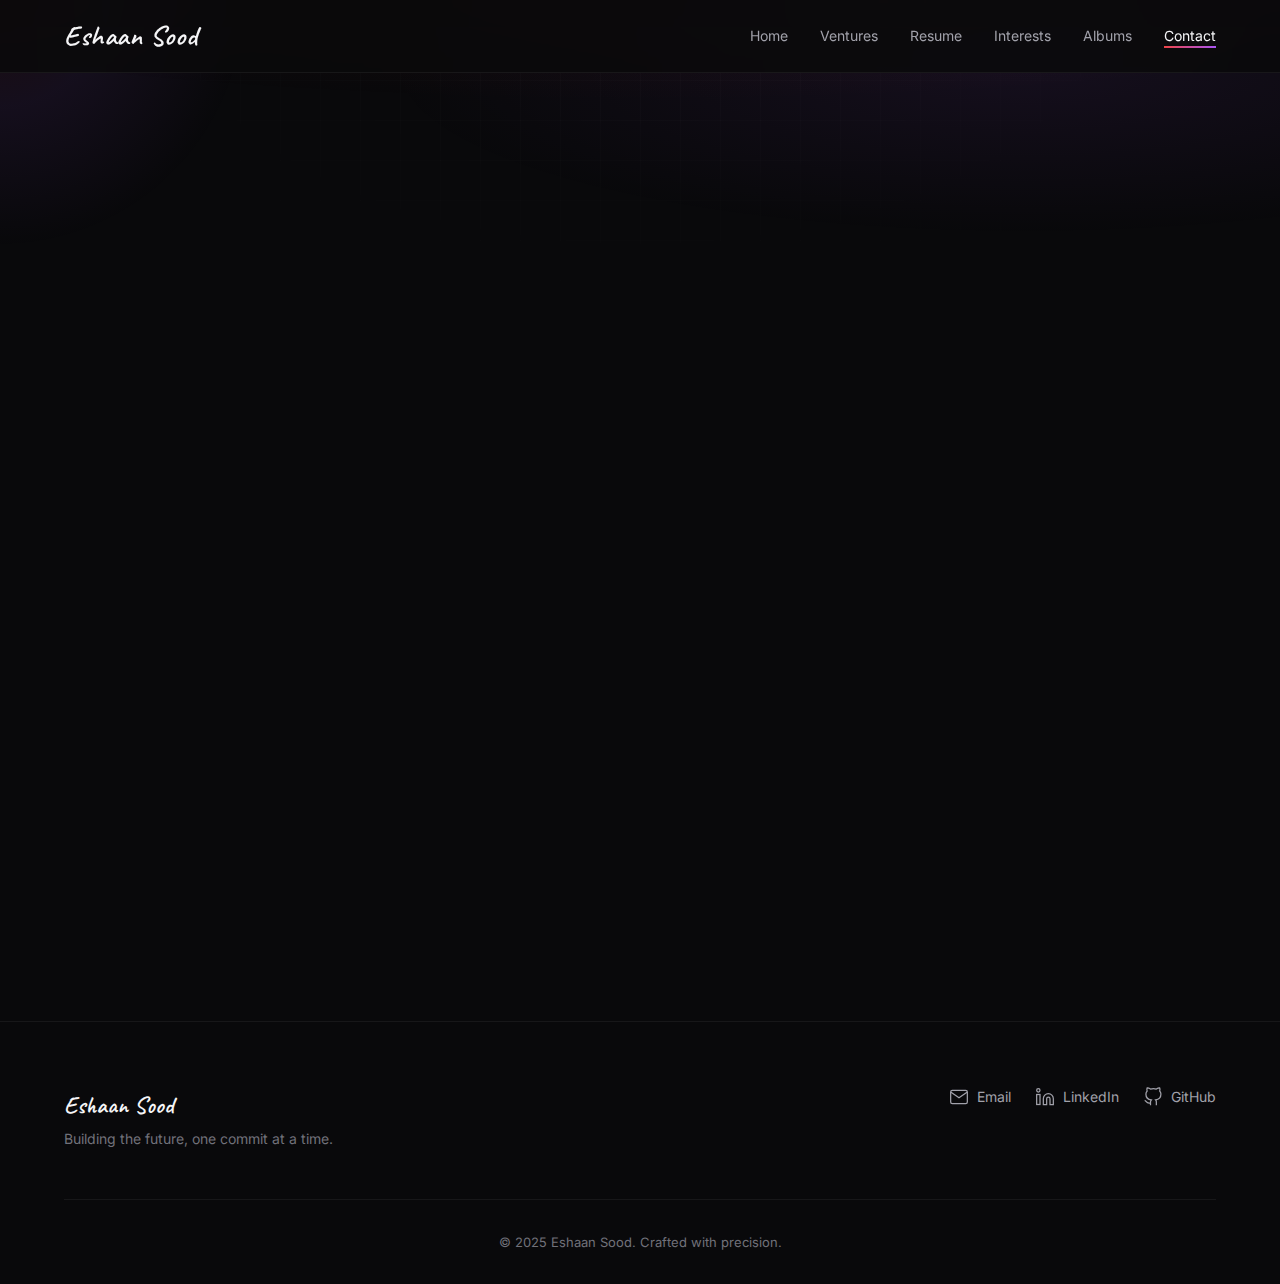
<file: contact.html>
<!DOCTYPE html>
<html lang="en">
<head>
    <meta charset="UTF-8">
    <meta name="viewport" content="width=device-width, initial-scale=1.0">
    <title>Contact | Eshaan Sood</title>
    <meta name="description" content="Get in touch with Eshaan Sood.">
    <link rel="preconnect" href="https://fonts.googleapis.com">
    <link rel="preconnect" href="https://fonts.gstatic.com" crossorigin>
    <link href="https://fonts.googleapis.com/css2?family=Caveat:wght@500;600&family=Inter:wght@400;500;600&family=Space+Grotesk:wght@500;600;700&display=swap" rel="stylesheet">
    <link rel="stylesheet" href="assets/css/styles.css">
</head>
<body>
    <div class="cursor-glow" aria-hidden="true"></div>
    <a href="#main-content" class="skip-link">Skip to main content</a>
    
    <header class="site-header">
        <nav class="nav-container" aria-label="Main navigation">
            <a href="index.html" class="nav-logo"><span class="logo-handwritten">Eshaan Sood</span></a>
            <button class="nav-toggle" aria-expanded="false" aria-controls="nav-menu" aria-label="Toggle navigation">
                <span class="nav-toggle-bar"></span><span class="nav-toggle-bar"></span><span class="nav-toggle-bar"></span>
            </button>
            <ul id="nav-menu" class="nav-links">
                <li><a href="index.html" class="nav-link">Home</a></li>
                <li><a href="projects.html" class="nav-link">Ventures</a></li>
                <li><a href="resume.html" class="nav-link">Resume</a></li>
                <li><a href="interests.html" class="nav-link">Interests</a></li>
                <li><a href="albums.html" class="nav-link">Albums</a></li>
                <li><a href="contact.html" class="nav-link active" aria-current="page">Contact</a></li>
            </ul>
        </nav>
    </header>

    <main id="main-content">
        <section class="contact-hero">
            <div class="page-header-bg"><div class="header-gradient"></div><div class="header-grid" aria-hidden="true"></div></div>
            <div class="section-container">
                <span class="section-tag animate-in" data-delay="0">Connect</span>
                <h1 class="page-title animate-in" data-delay="1">Let's <span class="title-gradient">Talk</span></h1>
                <p class="page-subtitle animate-in" data-delay="2">Have a question, opportunity, or just want to say hello?</p>
            </div>
        </section>

        <section class="contact-content">
            <div class="section-container">
                <div class="contact-simple">
                    <div class="contact-primary animate-in" data-delay="0">
                        <h2 class="contact-heading">Email me directly</h2>
                        <a href="mailto:eshaanksood@gmail.com" class="contact-email">eshaanksood@gmail.com</a>
                        <p class="contact-note">I typically respond within 24-48 hours.</p>
                    </div>

                    <div class="contact-social animate-in" data-delay="1">
                        <h3 class="contact-subheading">Find me elsewhere</h3>
                        <div class="social-links">
                            <a href="https://linkedin.com/in/eshaansood" target="_blank" rel="noopener" class="social-link">
                                <div class="social-icon"><svg width="24" height="24" viewBox="0 0 24 24" fill="none" stroke="currentColor" stroke-width="1.5"><path d="M16 8a6 6 0 0 1 6 6v7h-4v-7a2 2 0 0 0-2-2 2 2 0 0 0-2 2v7h-4v-7a6 6 0 0 1 6-6z"/><rect x="2" y="9" width="4" height="12"/><circle cx="4" cy="4" r="2"/></svg></div>
                                <div class="social-info"><span class="social-name">LinkedIn</span><span class="social-handle">@eshaansood</span></div>
                            </a>
                            <a href="https://github.com/eshaansood" target="_blank" rel="noopener" class="social-link">
                                <div class="social-icon"><svg width="24" height="24" viewBox="0 0 24 24" fill="none" stroke="currentColor" stroke-width="1.5"><path d="M9 19c-5 1.5-5-2.5-7-3m14 6v-3.87a3.37 3.37 0 0 0-.94-2.61c3.14-.35 6.44-1.54 6.44-7A5.44 5.44 0 0 0 20 4.77 5.07 5.07 0 0 0 19.91 1S18.73.65 16 2.48a13.38 13.38 0 0 0-7 0C6.27.65 5.09 1 5.09 1A5.07 5.07 0 0 0 5 4.77a5.44 5.44 0 0 0-1.5 3.78c0 5.42 3.3 6.61 6.44 7A3.37 3.37 0 0 0 9 18.13V22"/></svg></div>
                                <div class="social-info"><span class="social-name">GitHub</span><span class="social-handle">@eshaansood</span></div>
                            </a>
                            <a href="https://instagram.com/eshaansood" target="_blank" rel="noopener" class="social-link">
                                <div class="social-icon"><svg width="24" height="24" viewBox="0 0 24 24" fill="none" stroke="currentColor" stroke-width="1.5"><rect x="2" y="2" width="20" height="20" rx="5" ry="5"/><path d="M16 11.37A4 4 0 1 1 12.63 8 4 4 0 0 1 16 11.37z"/><line x1="17.5" y1="6.5" x2="17.51" y2="6.5"/></svg></div>
                                <div class="social-info"><span class="social-name">Instagram</span><span class="social-handle">@eshaansood</span></div>
                            </a>
                        </div>
                    </div>
                </div>
            </div>
        </section>
    </main>

    <footer class="site-footer">
        <div class="footer-container">
            <div class="footer-content">
                <div class="footer-brand"><span class="footer-logo-handwritten">Eshaan Sood</span><p class="footer-tagline">Building the future, one commit at a time.</p></div>
                <div class="footer-links">
                    <a href="mailto:eshaanksood@gmail.com" class="footer-link"><svg width="20" height="20" viewBox="0 0 24 24" fill="none" stroke="currentColor" stroke-width="1.5"><path d="M4 4h16c1.1 0 2 .9 2 2v12c0 1.1-.9 2-2 2H4c-1.1 0-2-.9-2-2V6c0-1.1.9-2 2-2z"/><polyline points="22,6 12,13 2,6"/></svg><span>Email</span></a>
                    <a href="https://linkedin.com/in/eshaansood" target="_blank" rel="noopener" class="footer-link"><svg width="20" height="20" viewBox="0 0 24 24" fill="none" stroke="currentColor" stroke-width="1.5"><path d="M16 8a6 6 0 0 1 6 6v7h-4v-7a2 2 0 0 0-2-2 2 2 0 0 0-2 2v7h-4v-7a6 6 0 0 1 6-6z"/><rect x="2" y="9" width="4" height="12"/><circle cx="4" cy="4" r="2"/></svg><span>LinkedIn</span></a>
                    <a href="https://github.com/eshaansood" target="_blank" rel="noopener" class="footer-link"><svg width="20" height="20" viewBox="0 0 24 24" fill="none" stroke="currentColor" stroke-width="1.5"><path d="M9 19c-5 1.5-5-2.5-7-3m14 6v-3.87a3.37 3.37 0 0 0-.94-2.61c3.14-.35 6.44-1.54 6.44-7A5.44 5.44 0 0 0 20 4.77 5.07 5.07 0 0 0 19.91 1S18.73.65 16 2.48a13.38 13.38 0 0 0-7 0C6.27.65 5.09 1 5.09 1A5.07 5.07 0 0 0 5 4.77a5.44 5.44 0 0 0-1.5 3.78c0 5.42 3.3 6.61 6.44 7A3.37 3.37 0 0 0 9 18.13V22"/></svg><span>GitHub</span></a>
                </div>
            </div>
            <div class="footer-bottom"><p class="footer-copyright">© 2025 Eshaan Sood. Crafted with precision.</p></div>
        </div>
    </footer>
    <script src="assets/js/main.js"></script>
</body>
</html>
</file>
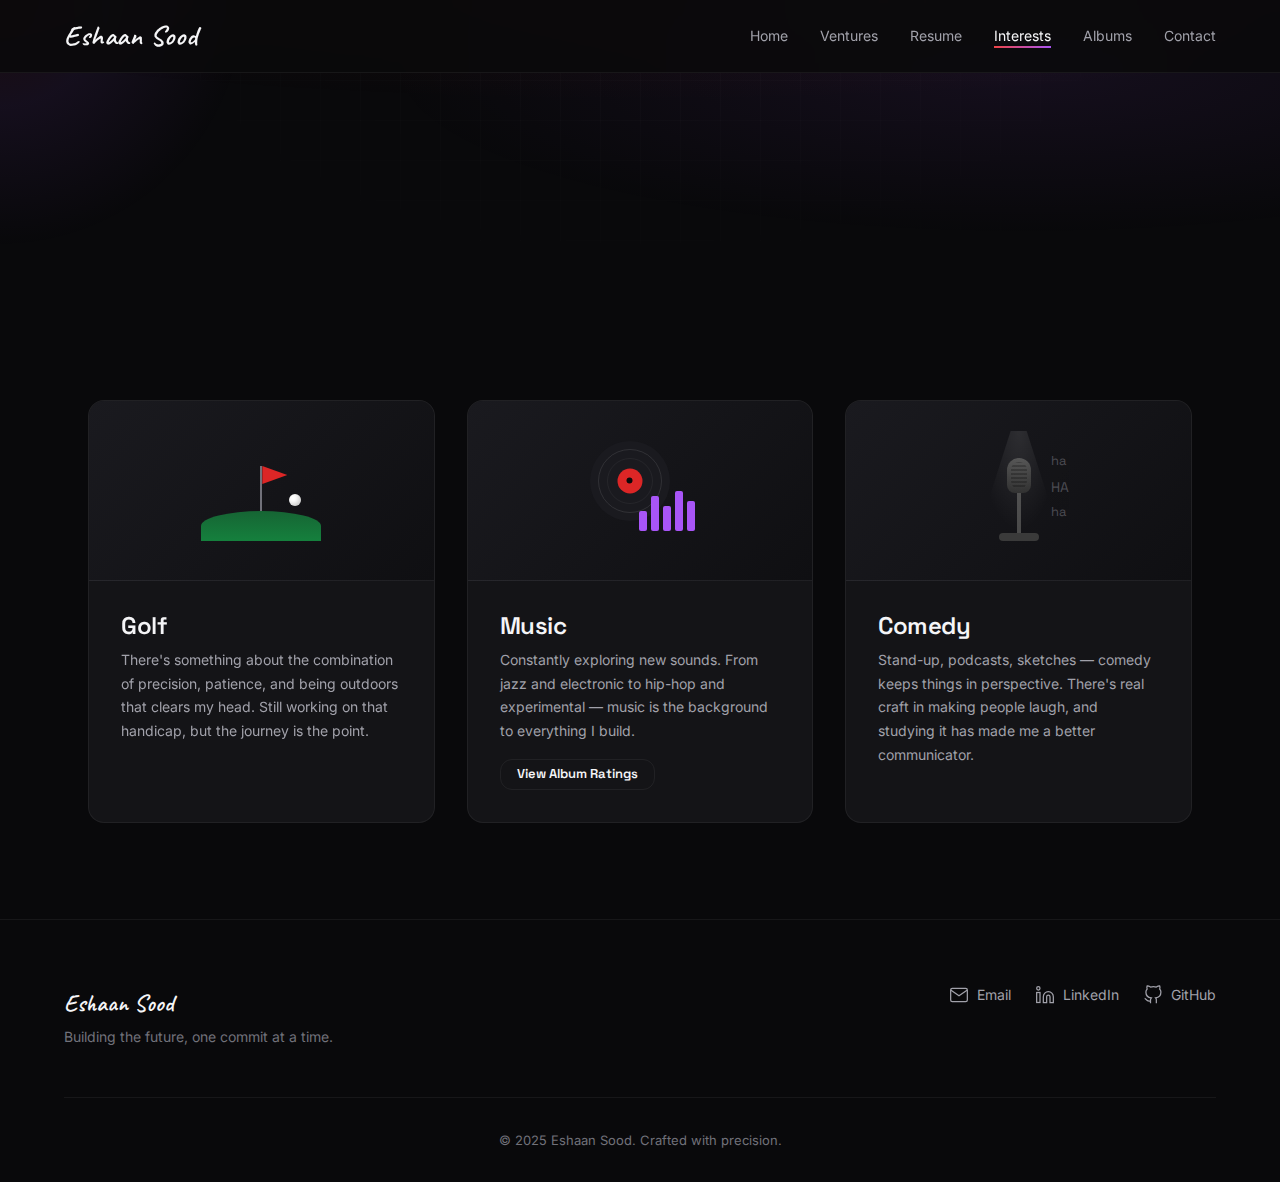
<file: interests.html>
<!DOCTYPE html>
<html lang="en">
<head>
    <meta charset="UTF-8">
    <meta name="viewport" content="width=device-width, initial-scale=1.0">
    <title>Interests | Eshaan Sood</title>
    <meta name="description" content="Eshaan Sood's interests outside of work - Golf, Music, and Comedy.">
    <link rel="preconnect" href="https://fonts.googleapis.com">
    <link rel="preconnect" href="https://fonts.gstatic.com" crossorigin>
    <link href="https://fonts.googleapis.com/css2?family=Caveat:wght@500;600&family=Inter:wght@400;500;600&family=Space+Grotesk:wght@500;600;700&display=swap" rel="stylesheet">
    <link rel="stylesheet" href="assets/css/styles.css">
</head>
<body>
    <div class="cursor-glow" aria-hidden="true"></div>
    <a href="#main-content" class="skip-link">Skip to main content</a>
    
    <header class="site-header">
        <nav class="nav-container" aria-label="Main navigation">
            <a href="index.html" class="nav-logo"><span class="logo-handwritten">Eshaan Sood</span></a>
            <button class="nav-toggle" aria-expanded="false" aria-controls="nav-menu" aria-label="Toggle navigation">
                <span class="nav-toggle-bar"></span><span class="nav-toggle-bar"></span><span class="nav-toggle-bar"></span>
            </button>
            <ul id="nav-menu" class="nav-links">
                <li><a href="index.html" class="nav-link">Home</a></li>
                <li><a href="projects.html" class="nav-link">Ventures</a></li>
                <li><a href="resume.html" class="nav-link">Resume</a></li>
                <li><a href="interests.html" class="nav-link active" aria-current="page">Interests</a></li>
                <li><a href="albums.html" class="nav-link">Albums</a></li>
                <li><a href="contact.html" class="nav-link">Contact</a></li>
            </ul>
        </nav>
    </header>

    <main id="main-content">
        <section class="page-header">
            <div class="page-header-bg"><div class="header-gradient"></div><div class="header-grid" aria-hidden="true"></div></div>
            <div class="section-container">
                <span class="section-tag animate-in" data-delay="0">Beyond Work</span>
                <h1 class="page-title animate-in" data-delay="1">Things I <span class="title-gradient">Enjoy</span></h1>
                <p class="page-subtitle animate-in" data-delay="2">Life isn't all code and startups. Here's what I do for fun.</p>
            </div>
        </section>

        <section class="interests-section">
            <div class="section-container">
                <div class="interests-grid">
                    
                    <!-- Golf -->
                    <article class="interest-card">
                        <div class="card-glow"></div>
                        <div class="interest-visual">
                            <div class="golf-visual">
                                <div class="golf-flag">
                                    <div class="flag-pole"></div>
                                    <div class="flag-cloth"></div>
                                </div>
                                <div class="golf-hole"></div>
                                <div class="golf-ball"></div>
                                <div class="golf-green"></div>
                            </div>
                        </div>
                        <div class="interest-content">
                            <h2 class="interest-title">Golf</h2>
                            <p class="interest-desc">There's something about the combination of precision, patience, and being outdoors that clears my head. Still working on that handicap, but the journey is the point.</p>
                        </div>
                    </article>

                    <!-- Music -->
                    <article class="interest-card">
                        <div class="card-glow"></div>
                        <div class="interest-visual">
                            <div class="music-visual">
                                <div class="vinyl-record">
                                    <div class="vinyl-label"></div>
                                    <div class="vinyl-grooves"></div>
                                </div>
                                <div class="music-bars">
                                    <div class="bar bar-1"></div>
                                    <div class="bar bar-2"></div>
                                    <div class="bar bar-3"></div>
                                    <div class="bar bar-4"></div>
                                    <div class="bar bar-5"></div>
                                </div>
                            </div>
                        </div>
                        <div class="interest-content">
                            <h2 class="interest-title">Music</h2>
                            <p class="interest-desc">Constantly exploring new sounds. From jazz and electronic to hip-hop and experimental — music is the background to everything I build.</p>
                            <a href="albums.html" class="btn btn-secondary btn-small">View Album Ratings</a>
                        </div>
                    </article>

                    <!-- Comedy -->
                    <article class="interest-card">
                        <div class="card-glow"></div>
                        <div class="interest-visual">
                            <div class="comedy-visual">
                                <div class="mic-stand">
                                    <div class="mic-head"></div>
                                    <div class="mic-body"></div>
                                    <div class="mic-base"></div>
                                </div>
                                <div class="spotlight"></div>
                                <div class="laugh-lines">
                                    <span>ha</span>
                                    <span>HA</span>
                                    <span>ha</span>
                                </div>
                            </div>
                        </div>
                        <div class="interest-content">
                            <h2 class="interest-title">Comedy</h2>
                            <p class="interest-desc">Stand-up, podcasts, sketches — comedy keeps things in perspective. There's real craft in making people laugh, and studying it has made me a better communicator.</p>
                        </div>
                    </article>

                </div>
            </div>
        </section>
    </main>

    <footer class="site-footer">
        <div class="footer-container">
            <div class="footer-content">
                <div class="footer-brand"><span class="footer-logo-handwritten">Eshaan Sood</span><p class="footer-tagline">Building the future, one commit at a time.</p></div>
                <div class="footer-links">
                    <a href="mailto:eshaanksood@gmail.com" class="footer-link"><svg width="20" height="20" viewBox="0 0 24 24" fill="none" stroke="currentColor" stroke-width="1.5"><path d="M4 4h16c1.1 0 2 .9 2 2v12c0 1.1-.9 2-2 2H4c-1.1 0-2-.9-2-2V6c0-1.1.9-2 2-2z"/><polyline points="22,6 12,13 2,6"/></svg><span>Email</span></a>
                    <a href="https://linkedin.com/in/eshaansood" target="_blank" rel="noopener" class="footer-link"><svg width="20" height="20" viewBox="0 0 24 24" fill="none" stroke="currentColor" stroke-width="1.5"><path d="M16 8a6 6 0 0 1 6 6v7h-4v-7a2 2 0 0 0-2-2 2 2 0 0 0-2 2v7h-4v-7a6 6 0 0 1 6-6z"/><rect x="2" y="9" width="4" height="12"/><circle cx="4" cy="4" r="2"/></svg><span>LinkedIn</span></a>
                    <a href="https://github.com/eshaansood" target="_blank" rel="noopener" class="footer-link"><svg width="20" height="20" viewBox="0 0 24 24" fill="none" stroke="currentColor" stroke-width="1.5"><path d="M9 19c-5 1.5-5-2.5-7-3m14 6v-3.87a3.37 3.37 0 0 0-.94-2.61c3.14-.35 6.44-1.54 6.44-7A5.44 5.44 0 0 0 20 4.77 5.07 5.07 0 0 0 19.91 1S18.73.65 16 2.48a13.38 13.38 0 0 0-7 0C6.27.65 5.09 1 5.09 1A5.07 5.07 0 0 0 5 4.77a5.44 5.44 0 0 0-1.5 3.78c0 5.42 3.3 6.61 6.44 7A3.37 3.37 0 0 0 9 18.13V22"/></svg><span>GitHub</span></a>
                </div>
            </div>
            <div class="footer-bottom"><p class="footer-copyright">© 2025 Eshaan Sood. Crafted with precision.</p></div>
        </div>
    </footer>
    <script src="assets/js/main.js"></script>
</body>
</html>
</file>
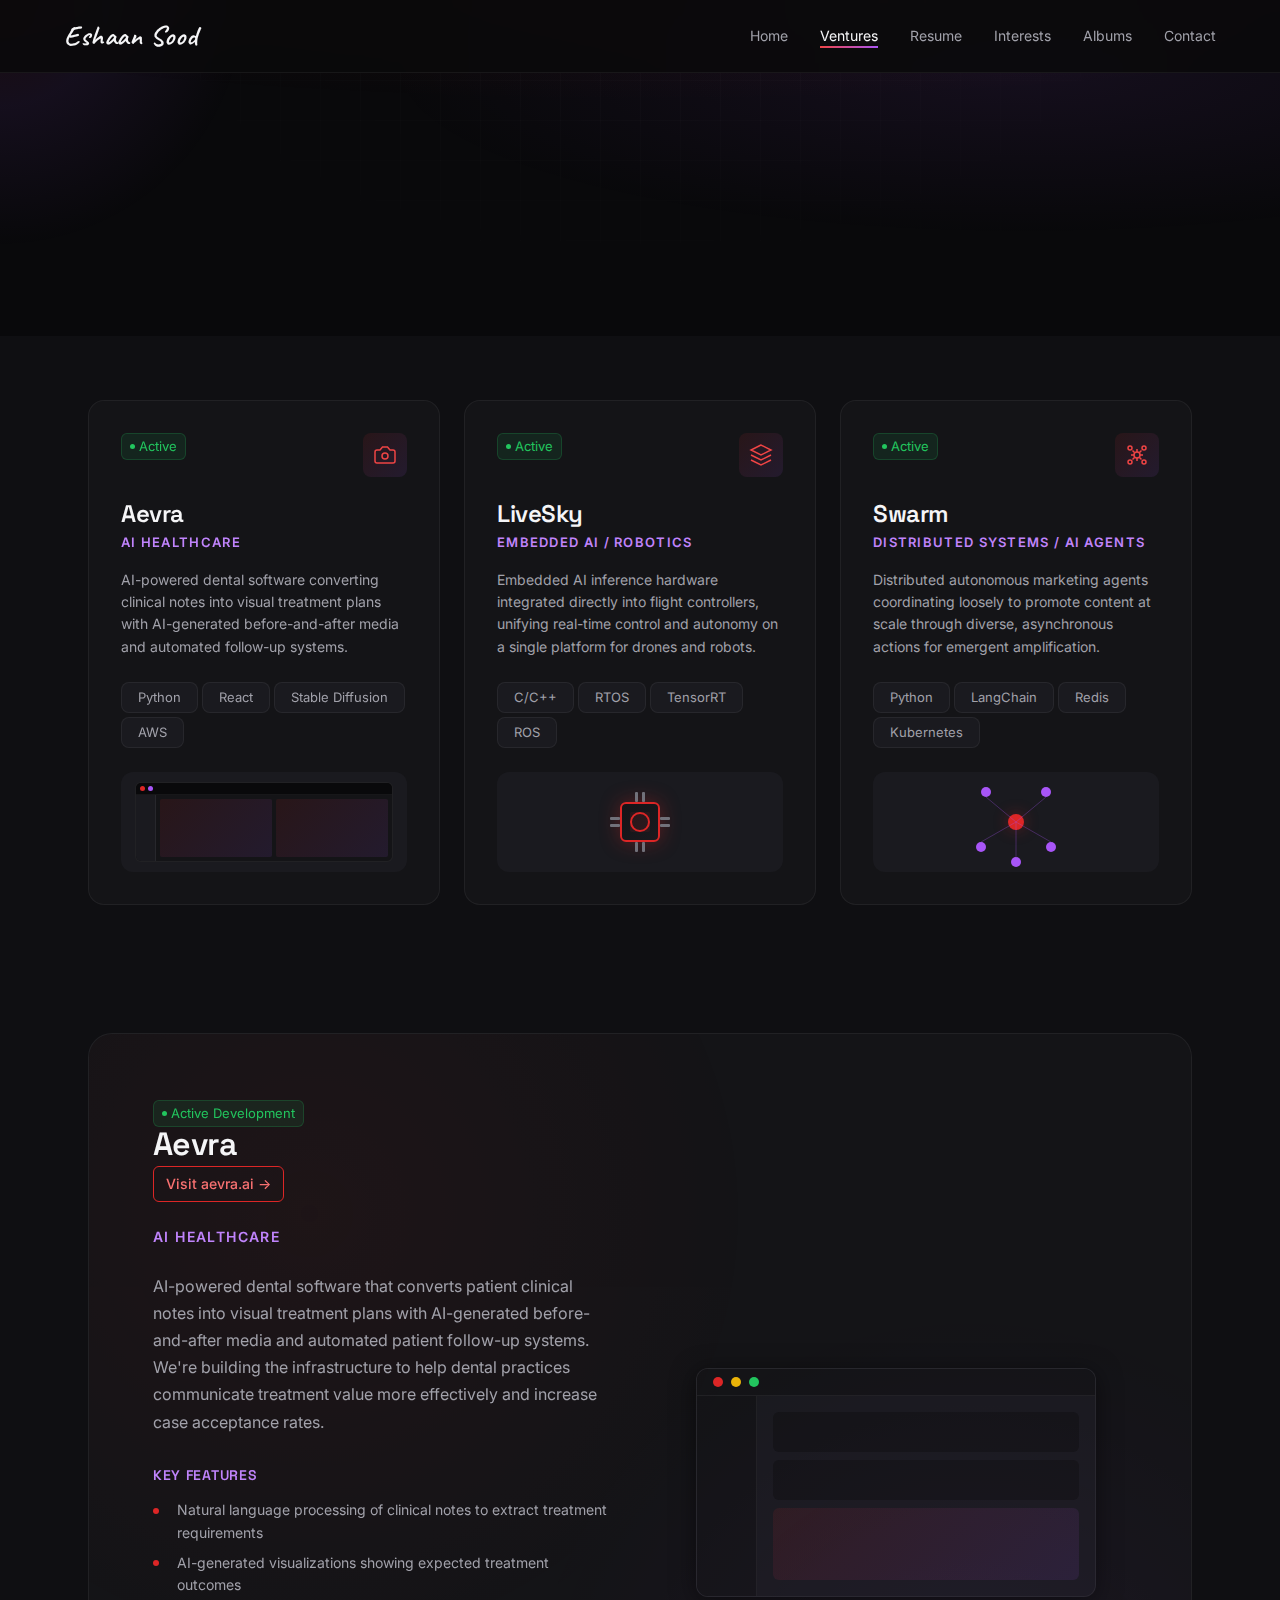
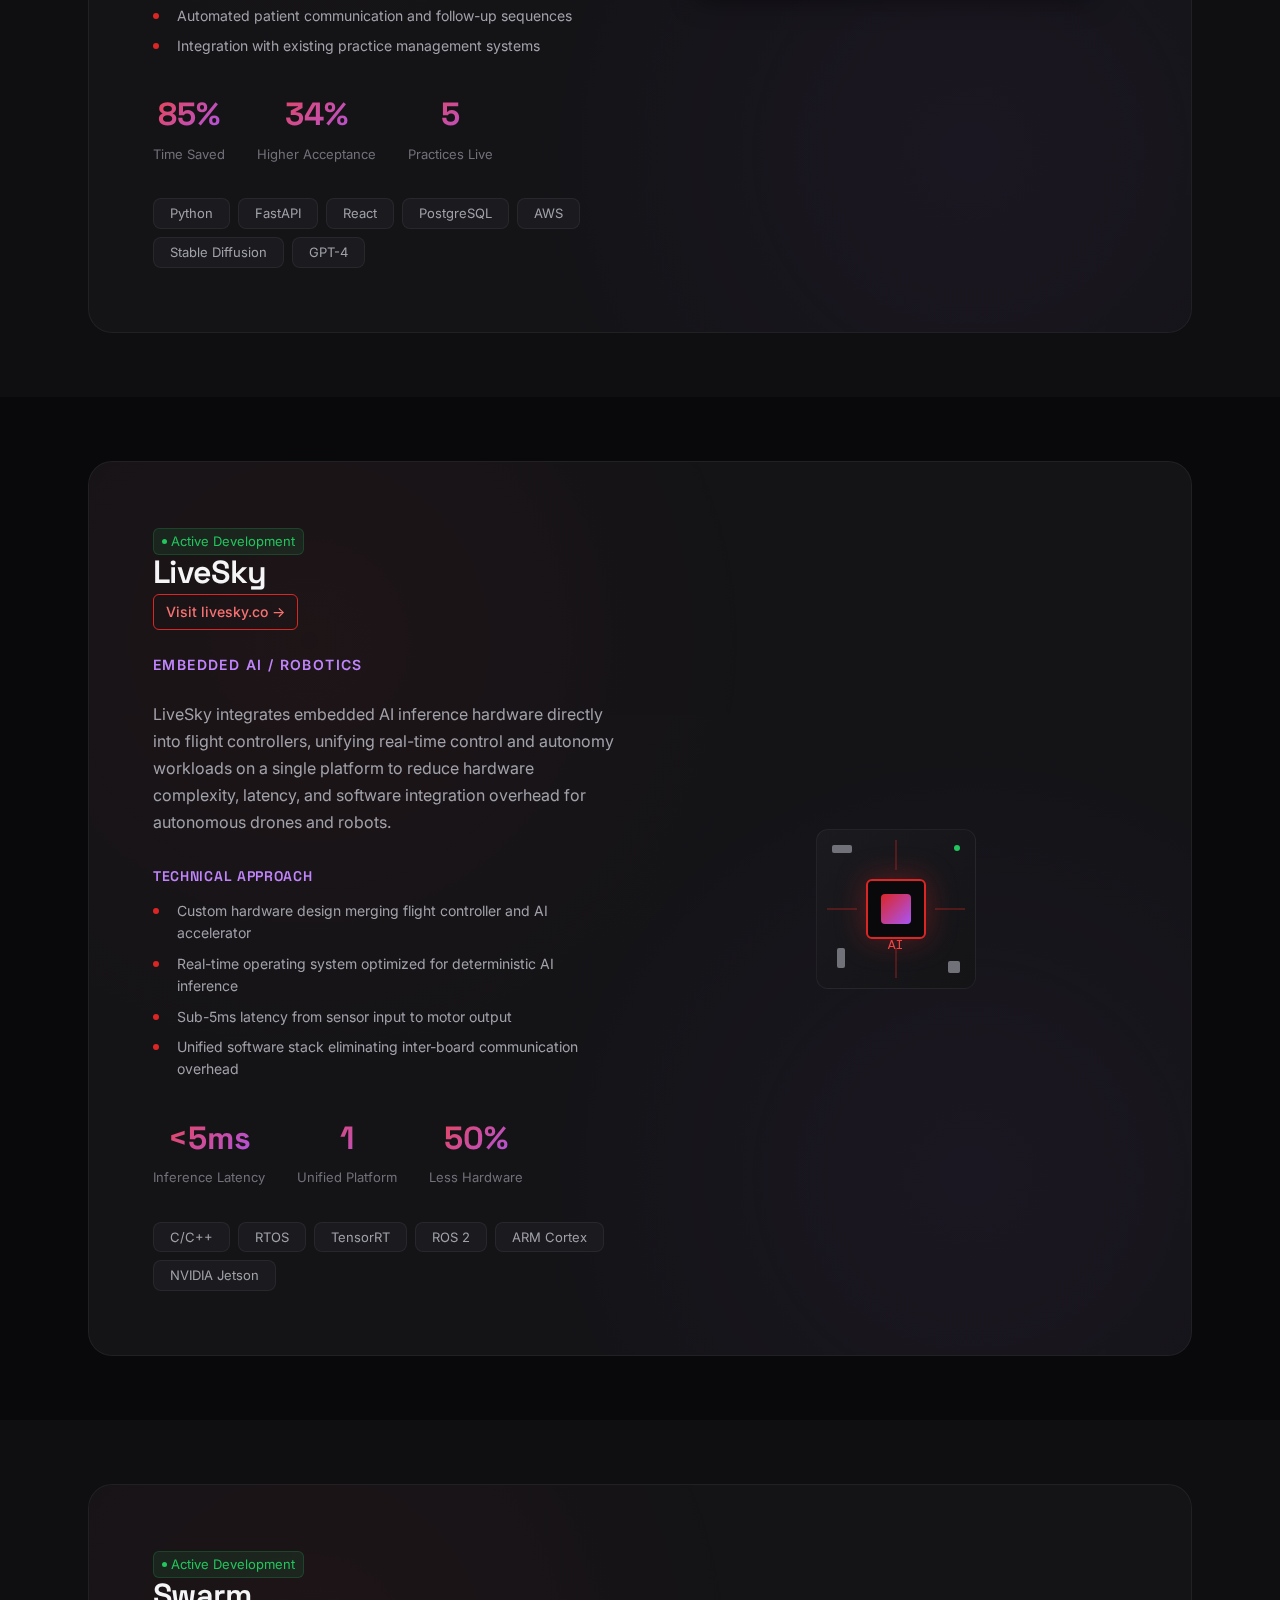
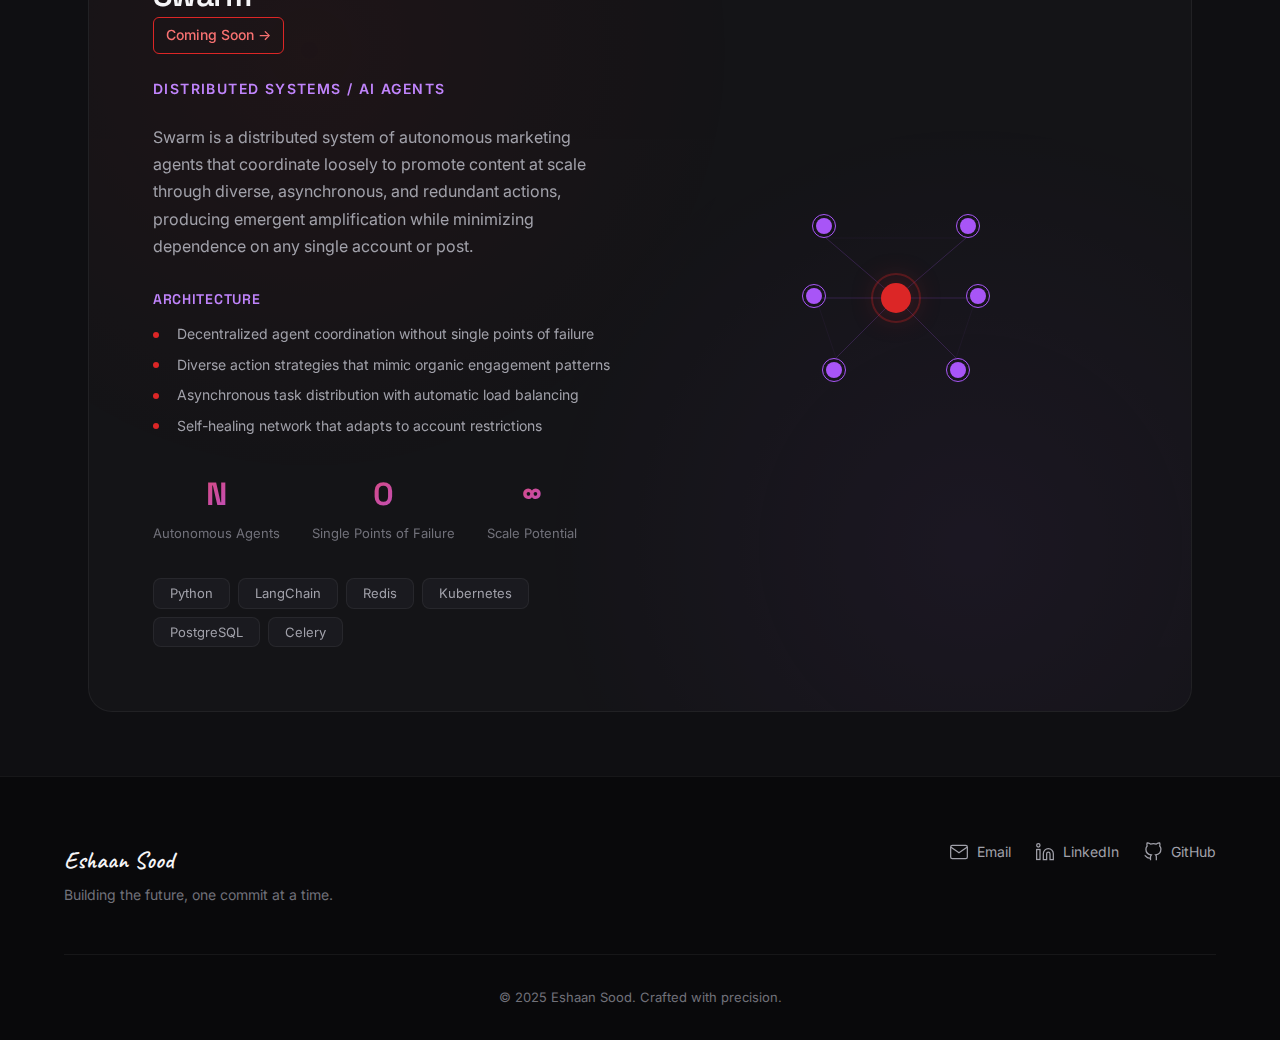
<file: projects.html>
<!DOCTYPE html>
<html lang="en">
<head>
    <meta charset="UTF-8">
    <meta name="viewport" content="width=device-width, initial-scale=1.0">
    <title>Ventures | Eshaan Sood</title>
    <meta name="description" content="Explore Eshaan Sood's ventures - Aevra, LiveSky, and Swarm.">
    <link rel="preconnect" href="https://fonts.googleapis.com">
    <link rel="preconnect" href="https://fonts.gstatic.com" crossorigin>
    <link href="https://fonts.googleapis.com/css2?family=Caveat:wght@500;600&family=Inter:wght@400;500;600&family=Space+Grotesk:wght@500;600;700&display=swap" rel="stylesheet">
    <link rel="stylesheet" href="assets/css/styles.css">
</head>
<body>
    <div class="cursor-glow" aria-hidden="true"></div>
    <a href="#main-content" class="skip-link">Skip to main content</a>
    
    <header class="site-header">
        <nav class="nav-container" aria-label="Main navigation">
            <a href="index.html" class="nav-logo"><span class="logo-handwritten">Eshaan Sood</span></a>
            <button class="nav-toggle" aria-expanded="false" aria-controls="nav-menu" aria-label="Toggle navigation">
                <span class="nav-toggle-bar"></span><span class="nav-toggle-bar"></span><span class="nav-toggle-bar"></span>
            </button>
            <ul id="nav-menu" class="nav-links">
                <li><a href="index.html" class="nav-link">Home</a></li>
                <li><a href="projects.html" class="nav-link active" aria-current="page">Ventures</a></li>
                <li><a href="resume.html" class="nav-link">Resume</a></li>
                <li><a href="interests.html" class="nav-link">Interests</a></li>
                <li><a href="albums.html" class="nav-link">Albums</a></li>
                <li><a href="contact.html" class="nav-link">Contact</a></li>
            </ul>
        </nav>
    </header>

    <main id="main-content">
        <section class="page-header">
            <div class="page-header-bg"><div class="header-gradient"></div><div class="header-grid" aria-hidden="true"></div></div>
            <div class="section-container">
                <span class="section-tag animate-in" data-delay="0">Current Focus</span>
                <h1 class="page-title animate-in" data-delay="1">What I'm <span class="title-gradient">Building</span></h1>
                <p class="page-subtitle animate-in" data-delay="2">Turning technically complex ideas into clear, usable products.</p>
            </div>
        </section>

        <!-- Venture Cards Grid -->
        <section class="ventures-overview">
            <div class="section-container">
                <div class="ventures-grid">
                    <!-- Aevra Card -->
                    <article class="venture-card" onclick="location.href='#aevra'" style="cursor:pointer;">
                        <div class="card-glow"></div>
                        <div class="venture-header">
                            <div class="venture-badge">
                                <span class="badge-dot"></span>
                                <span>Active</span>
                            </div>
                            <div class="venture-icon">
                                <svg width="24" height="24" viewBox="0 0 24 24" fill="none" stroke="currentColor" stroke-width="1.5">
                                    <path d="M14.5 4h-5L7 7H4a2 2 0 0 0-2 2v9a2 2 0 0 0 2 2h16a2 2 0 0 0 2-2V9a2 2 0 0 0-2-2h-3l-2.5-3z"/>
                                    <circle cx="12" cy="13" r="3"/>
                                </svg>
                            </div>
                        </div>
                        <h3 class="venture-title">Aevra</h3>
                        <p class="venture-category">AI Healthcare</p>
                        <p class="venture-desc">AI-powered dental software converting clinical notes into visual treatment plans with AI-generated before-and-after media and automated follow-up systems.</p>
                        <div class="venture-stack">
                            <span class="stack-item">Python</span>
                            <span class="stack-item">React</span>
                            <span class="stack-item">Stable Diffusion</span>
                            <span class="stack-item">AWS</span>
                        </div>
                        <div class="venture-visual">
                            <div class="visual-mockup-mini">
                                <div class="mockup-bar"></div>
                                <div class="mockup-content">
                                    <div class="mockup-sidebar-mini"></div>
                                    <div class="mockup-main-mini">
                                        <div class="mockup-img"></div>
                                        <div class="mockup-img"></div>
                                    </div>
                                </div>
                            </div>
                        </div>
                    </article>

                    <!-- LiveSky Card -->
                    <article class="venture-card" onclick="location.href='#livesky'" style="cursor:pointer;">
                        <div class="card-glow"></div>
                        <div class="venture-header">
                            <div class="venture-badge">
                                <span class="badge-dot"></span>
                                <span>Active</span>
                            </div>
                            <div class="venture-icon">
                                <svg width="24" height="24" viewBox="0 0 24 24" fill="none" stroke="currentColor" stroke-width="1.5">
                                    <path d="M12 2L2 7l10 5 10-5-10-5z"/>
                                    <path d="M2 17l10 5 10-5"/>
                                    <path d="M2 12l10 5 10-5"/>
                                </svg>
                            </div>
                        </div>
                        <h3 class="venture-title">LiveSky</h3>
                        <p class="venture-category">Embedded AI / Robotics</p>
                        <p class="venture-desc">Embedded AI inference hardware integrated directly into flight controllers, unifying real-time control and autonomy on a single platform for drones and robots.</p>
                        <div class="venture-stack">
                            <span class="stack-item">C/C++</span>
                            <span class="stack-item">RTOS</span>
                            <span class="stack-item">TensorRT</span>
                            <span class="stack-item">ROS</span>
                        </div>
                        <div class="venture-visual">
                            <div class="visual-chip">
                                <div class="chip-core"></div>
                                <div class="chip-pins chip-pins-top"></div>
                                <div class="chip-pins chip-pins-bottom"></div>
                                <div class="chip-pins chip-pins-left"></div>
                                <div class="chip-pins chip-pins-right"></div>
                                <div class="chip-signal"></div>
                            </div>
                        </div>
                    </article>

                    <!-- Swarm Card -->
                    <article class="venture-card" onclick="location.href='#swarm'" style="cursor:pointer;">
                        <div class="card-glow"></div>
                        <div class="venture-header">
                            <div class="venture-badge">
                                <span class="badge-dot"></span>
                                <span>Active</span>
                            </div>
                            <div class="venture-icon">
                                <svg width="24" height="24" viewBox="0 0 24 24" fill="none" stroke="currentColor" stroke-width="1.5">
                                    <circle cx="12" cy="12" r="3"/>
                                    <circle cx="19" cy="5" r="2"/>
                                    <circle cx="5" cy="5" r="2"/>
                                    <circle cx="19" cy="19" r="2"/>
                                    <circle cx="5" cy="19" r="2"/>
                                    <path d="M12 9V6M12 18v-3M9 12H6M18 12h-3M14.5 9.5l2-2M7.5 16.5l2-2M14.5 14.5l2 2M7.5 7.5l2 2"/>
                                </svg>
                            </div>
                        </div>
                        <h3 class="venture-title">Swarm</h3>
                        <p class="venture-category">Distributed Systems / AI Agents</p>
                        <p class="venture-desc">Distributed autonomous marketing agents coordinating loosely to promote content at scale through diverse, asynchronous actions for emergent amplification.</p>
                        <div class="venture-stack">
                            <span class="stack-item">Python</span>
                            <span class="stack-item">LangChain</span>
                            <span class="stack-item">Redis</span>
                            <span class="stack-item">Kubernetes</span>
                        </div>
                        <div class="venture-visual">
                            <div class="visual-swarm">
                                <div class="swarm-node swarm-node-1"></div>
                                <div class="swarm-node swarm-node-2"></div>
                                <div class="swarm-node swarm-node-3"></div>
                                <div class="swarm-node swarm-node-4"></div>
                                <div class="swarm-node swarm-node-5"></div>
                                <div class="swarm-center"></div>
                                <svg class="swarm-lines" viewBox="0 0 100 100">
                                    <line x1="50" y1="50" x2="20" y2="25" stroke="currentColor" stroke-width="1" opacity="0.3"/>
                                    <line x1="50" y1="50" x2="80" y2="25" stroke="currentColor" stroke-width="1" opacity="0.3"/>
                                    <line x1="50" y1="50" x2="15" y2="70" stroke="currentColor" stroke-width="1" opacity="0.3"/>
                                    <line x1="50" y1="50" x2="85" y2="70" stroke="currentColor" stroke-width="1" opacity="0.3"/>
                                    <line x1="50" y1="50" x2="50" y2="85" stroke="currentColor" stroke-width="1" opacity="0.3"/>
                                </svg>
                            </div>
                        </div>
                    </article>
                </div>
            </div>
        </section>

        <!-- Aevra Detail -->
        <section class="venture-detail" id="aevra">
            <div class="section-container">
                <article class="venture-detail-card">
                    <div class="venture-detail-glow" aria-hidden="true"></div>
                    <div class="venture-detail-content">
                        <div class="venture-detail-header">
                            <div class="venture-badge"><span class="badge-dot"></span><span>Active Development</span></div>
                            <h2 class="venture-detail-title">Aevra</h2>
                            <a href="https://aevra.ai" target="_blank" rel="noopener" class="venture-detail-link">Visit aevra.ai →</a>
                            <p class="venture-detail-category">AI Healthcare</p>
                        </div>
                        <p class="venture-detail-desc">AI-powered dental software that converts patient clinical notes into visual treatment plans with AI-generated before-and-after media and automated patient follow-up systems. We're building the infrastructure to help dental practices communicate treatment value more effectively and increase case acceptance rates.</p>
                        <div class="venture-detail-features">
                            <h4>Key Features</h4>
                            <ul>
                                <li>Natural language processing of clinical notes to extract treatment requirements</li>
                                <li>AI-generated visualizations showing expected treatment outcomes</li>
                                <li>Automated patient communication and follow-up sequences</li>
                                <li>Integration with existing practice management systems</li>
                            </ul>
                        </div>
                        <div class="venture-detail-stats">
                            <div class="stat"><span class="stat-value">85%</span><span class="stat-label">Time Saved</span></div>
                            <div class="stat"><span class="stat-value">34%</span><span class="stat-label">Higher Acceptance</span></div>
                            <div class="stat"><span class="stat-value">5</span><span class="stat-label">Practices Live</span></div>
                        </div>
                        <div class="venture-detail-stack">
                            <span class="stack-item">Python</span>
                            <span class="stack-item">FastAPI</span>
                            <span class="stack-item">React</span>
                            <span class="stack-item">PostgreSQL</span>
                            <span class="stack-item">AWS</span>
                            <span class="stack-item">Stable Diffusion</span>
                            <span class="stack-item">GPT-4</span>
                        </div>
                    </div>
                    <div class="venture-detail-visual" aria-hidden="true">
                        <div class="visual-mockup">
                            <div class="mockup-window">
                                <div class="window-header"><span class="window-dot"></span><span class="window-dot"></span><span class="window-dot"></span></div>
                                <div class="window-content">
                                    <div class="mockup-sidebar"></div>
                                    <div class="mockup-main">
                                        <div class="mockup-card"></div>
                                        <div class="mockup-card"></div>
                                        <div class="mockup-chart"></div>
                                    </div>
                                </div>
                            </div>
                        </div>
                    </div>
                </article>
            </div>
        </section>

        <!-- LiveSky Detail -->
        <section class="venture-detail" id="livesky">
            <div class="section-container">
                <article class="venture-detail-card">
                    <div class="venture-detail-glow" aria-hidden="true"></div>
                    <div class="venture-detail-content">
                        <div class="venture-detail-header">
                            <div class="venture-badge"><span class="badge-dot"></span><span>Active Development</span></div>
                            <h2 class="venture-detail-title">LiveSky</h2>
                            <a href="https://livesky.co" target="_blank" rel="noopener" class="venture-detail-link">Visit livesky.co →</a>
                            <p class="venture-detail-category">Embedded AI / Robotics</p>
                        </div>
                        <p class="venture-detail-desc">LiveSky integrates embedded AI inference hardware directly into flight controllers, unifying real-time control and autonomy workloads on a single platform to reduce hardware complexity, latency, and software integration overhead for autonomous drones and robots.</p>
                        <div class="venture-detail-features">
                            <h4>Technical Approach</h4>
                            <ul>
                                <li>Custom hardware design merging flight controller and AI accelerator</li>
                                <li>Real-time operating system optimized for deterministic AI inference</li>
                                <li>Sub-5ms latency from sensor input to motor output</li>
                                <li>Unified software stack eliminating inter-board communication overhead</li>
                            </ul>
                        </div>
                        <div class="venture-detail-stats">
                            <div class="stat"><span class="stat-value">&lt;5ms</span><span class="stat-label">Inference Latency</span></div>
                            <div class="stat"><span class="stat-value">1</span><span class="stat-label">Unified Platform</span></div>
                            <div class="stat"><span class="stat-value">50%</span><span class="stat-label">Less Hardware</span></div>
                        </div>
                        <div class="venture-detail-stack">
                            <span class="stack-item">C/C++</span>
                            <span class="stack-item">RTOS</span>
                            <span class="stack-item">TensorRT</span>
                            <span class="stack-item">ROS 2</span>
                            <span class="stack-item">ARM Cortex</span>
                            <span class="stack-item">NVIDIA Jetson</span>
                        </div>
                    </div>
                    <div class="venture-detail-visual" aria-hidden="true">
                        <div class="visual-chip-large">
                            <div class="chip-board">
                                <div class="chip-main">
                                    <div class="chip-core-large"></div>
                                    <div class="chip-label">AI</div>
                                </div>
                                <div class="chip-traces">
                                    <div class="trace trace-1"></div>
                                    <div class="trace trace-2"></div>
                                    <div class="trace trace-3"></div>
                                    <div class="trace trace-4"></div>
                                </div>
                                <div class="chip-component chip-comp-1"></div>
                                <div class="chip-component chip-comp-2"></div>
                                <div class="chip-component chip-comp-3"></div>
                                <div class="chip-led"></div>
                            </div>
                        </div>
                    </div>
                </article>
            </div>
        </section>

        <!-- Swarm Detail -->
        <section class="venture-detail" id="swarm">
            <div class="section-container">
                <article class="venture-detail-card">
                    <div class="venture-detail-glow" aria-hidden="true"></div>
                    <div class="venture-detail-content">
                        <div class="venture-detail-header">
                            <div class="venture-badge"><span class="badge-dot"></span><span>Active Development</span></div>
                            <h2 class="venture-detail-title">Swarm</h2>
                            <a href="https://google.com" target="_blank" rel="noopener" class="venture-detail-link">Coming Soon →</a>
                            <p class="venture-detail-category">Distributed Systems / AI Agents</p>
                        </div>
                        <p class="venture-detail-desc">Swarm is a distributed system of autonomous marketing agents that coordinate loosely to promote content at scale through diverse, asynchronous, and redundant actions, producing emergent amplification while minimizing dependence on any single account or post.</p>
                        <div class="venture-detail-features">
                            <h4>Architecture</h4>
                            <ul>
                                <li>Decentralized agent coordination without single points of failure</li>
                                <li>Diverse action strategies that mimic organic engagement patterns</li>
                                <li>Asynchronous task distribution with automatic load balancing</li>
                                <li>Self-healing network that adapts to account restrictions</li>
                            </ul>
                        </div>
                        <div class="venture-detail-stats">
                            <div class="stat"><span class="stat-value">N</span><span class="stat-label">Autonomous Agents</span></div>
                            <div class="stat"><span class="stat-value">0</span><span class="stat-label">Single Points of Failure</span></div>
                            <div class="stat"><span class="stat-value">∞</span><span class="stat-label">Scale Potential</span></div>
                        </div>
                        <div class="venture-detail-stack">
                            <span class="stack-item">Python</span>
                            <span class="stack-item">LangChain</span>
                            <span class="stack-item">Redis</span>
                            <span class="stack-item">Kubernetes</span>
                            <span class="stack-item">PostgreSQL</span>
                            <span class="stack-item">Celery</span>
                        </div>
                    </div>
                    <div class="venture-detail-visual" aria-hidden="true">
                        <div class="visual-swarm-large">
                            <div class="swarm-network">
                                <div class="swarm-agent agent-1"><div class="agent-pulse"></div></div>
                                <div class="swarm-agent agent-2"><div class="agent-pulse"></div></div>
                                <div class="swarm-agent agent-3"><div class="agent-pulse"></div></div>
                                <div class="swarm-agent agent-4"><div class="agent-pulse"></div></div>
                                <div class="swarm-agent agent-5"><div class="agent-pulse"></div></div>
                                <div class="swarm-agent agent-6"><div class="agent-pulse"></div></div>
                                <div class="swarm-hub"></div>
                                <svg class="swarm-connections" viewBox="0 0 200 200">
                                    <line x1="100" y1="100" x2="30" y2="40" stroke="currentColor" stroke-width="1" opacity="0.2"/>
                                    <line x1="100" y1="100" x2="170" y2="40" stroke="currentColor" stroke-width="1" opacity="0.2"/>
                                    <line x1="100" y1="100" x2="20" y2="100" stroke="currentColor" stroke-width="1" opacity="0.2"/>
                                    <line x1="100" y1="100" x2="180" y2="100" stroke="currentColor" stroke-width="1" opacity="0.2"/>
                                    <line x1="100" y1="100" x2="40" y2="160" stroke="currentColor" stroke-width="1" opacity="0.2"/>
                                    <line x1="100" y1="100" x2="160" y2="160" stroke="currentColor" stroke-width="1" opacity="0.2"/>
                                    <line x1="30" y1="40" x2="170" y2="40" stroke="currentColor" stroke-width="0.5" opacity="0.1"/>
                                    <line x1="20" y1="100" x2="40" y2="160" stroke="currentColor" stroke-width="0.5" opacity="0.1"/>
                                    <line x1="180" y1="100" x2="160" y2="160" stroke="currentColor" stroke-width="0.5" opacity="0.1"/>
                                </svg>
                            </div>
                        </div>
                    </div>
                </article>
            </div>
        </section>
    </main>

    <footer class="site-footer">
        <div class="footer-container">
            <div class="footer-content">
                <div class="footer-brand"><span class="footer-logo-handwritten">Eshaan Sood</span><p class="footer-tagline">Building the future, one commit at a time.</p></div>
                <div class="footer-links">
                    <a href="mailto:eshaanksood@gmail.com" class="footer-link"><svg width="20" height="20" viewBox="0 0 24 24" fill="none" stroke="currentColor" stroke-width="1.5"><path d="M4 4h16c1.1 0 2 .9 2 2v12c0 1.1-.9 2-2 2H4c-1.1 0-2-.9-2-2V6c0-1.1.9-2 2-2z"/><polyline points="22,6 12,13 2,6"/></svg><span>Email</span></a>
                    <a href="https://linkedin.com/in/eshaansood" target="_blank" rel="noopener" class="footer-link"><svg width="20" height="20" viewBox="0 0 24 24" fill="none" stroke="currentColor" stroke-width="1.5"><path d="M16 8a6 6 0 0 1 6 6v7h-4v-7a2 2 0 0 0-2-2 2 2 0 0 0-2 2v7h-4v-7a6 6 0 0 1 6-6z"/><rect x="2" y="9" width="4" height="12"/><circle cx="4" cy="4" r="2"/></svg><span>LinkedIn</span></a>
                    <a href="https://github.com/eshaansood" target="_blank" rel="noopener" class="footer-link"><svg width="20" height="20" viewBox="0 0 24 24" fill="none" stroke="currentColor" stroke-width="1.5"><path d="M9 19c-5 1.5-5-2.5-7-3m14 6v-3.87a3.37 3.37 0 0 0-.94-2.61c3.14-.35 6.44-1.54 6.44-7A5.44 5.44 0 0 0 20 4.77 5.07 5.07 0 0 0 19.91 1S18.73.65 16 2.48a13.38 13.38 0 0 0-7 0C6.27.65 5.09 1 5.09 1A5.07 5.07 0 0 0 5 4.77a5.44 5.44 0 0 0-1.5 3.78c0 5.42 3.3 6.61 6.44 7A3.37 3.37 0 0 0 9 18.13V22"/></svg><span>GitHub</span></a>
                </div>
            </div>
            <div class="footer-bottom"><p class="footer-copyright">© 2025 Eshaan Sood. Crafted with precision.</p></div>
        </div>
    </footer>
    <script src="assets/js/main.js"></script>
</body>
</html>
</file>
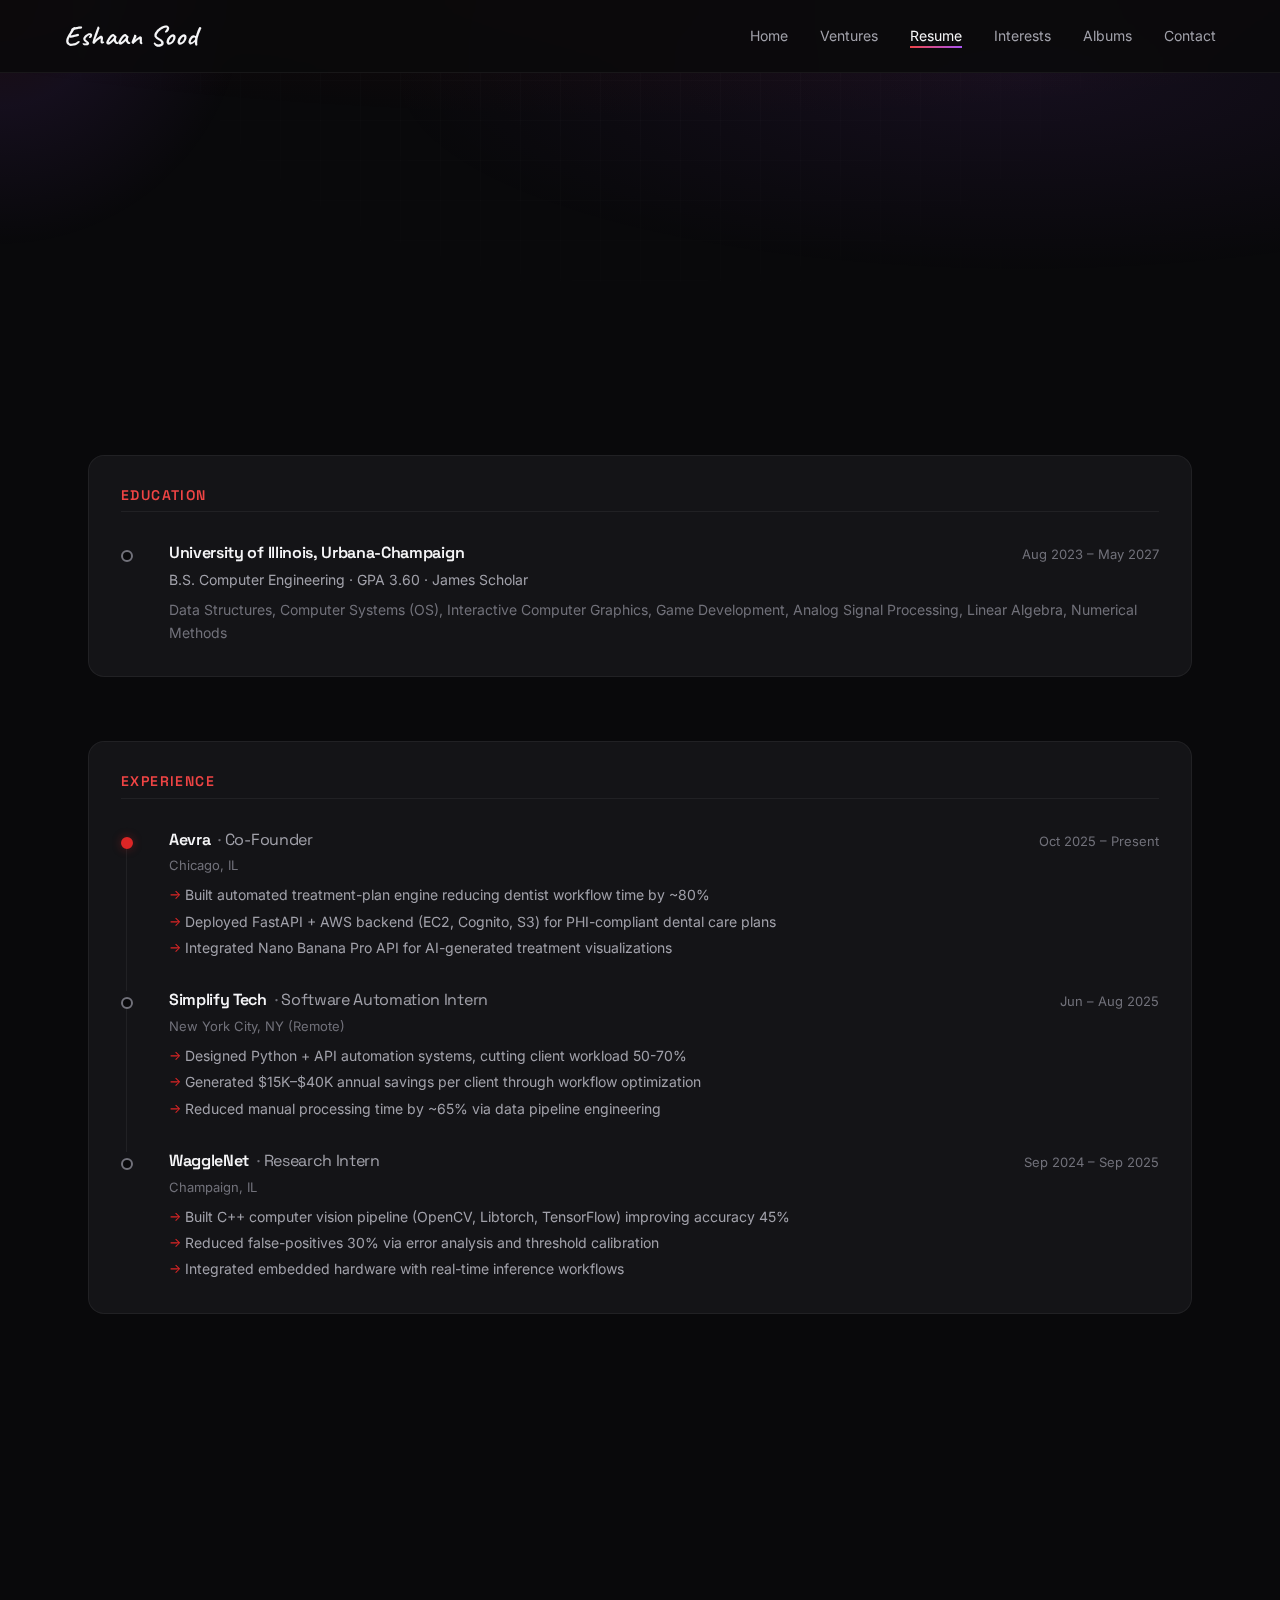
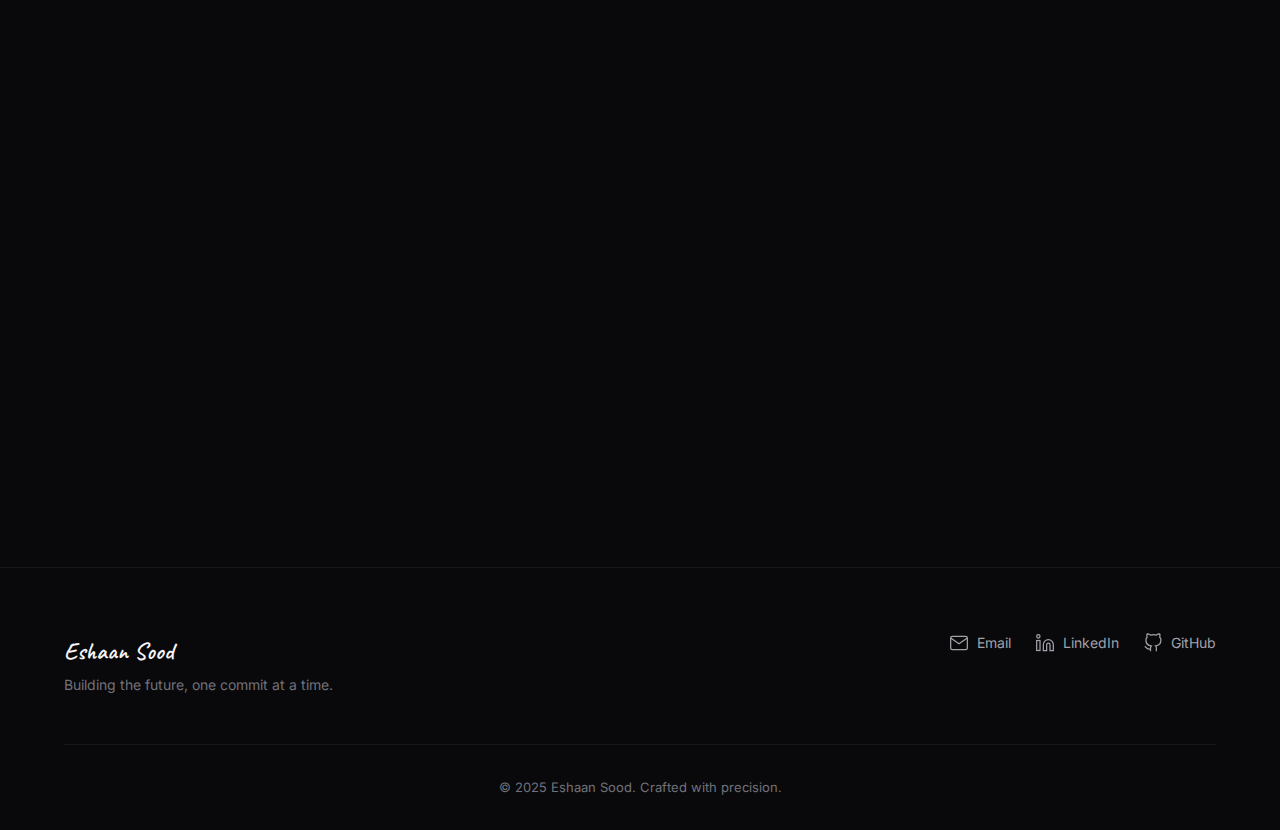
<file: resume.html>
<!DOCTYPE html>
<html lang="en">
<head>
    <meta charset="UTF-8">
    <meta name="viewport" content="width=device-width, initial-scale=1.0">
    <title>Resume | Eshaan Sood</title>
    <meta name="description" content="Eshaan Sood's resume - Computer Engineering student at UIUC.">
    <link rel="preconnect" href="https://fonts.googleapis.com">
    <link rel="preconnect" href="https://fonts.gstatic.com" crossorigin>
    <link href="https://fonts.googleapis.com/css2?family=Caveat:wght@500;600&family=Inter:wght@400;500;600&family=Space+Grotesk:wght@500;600;700&display=swap" rel="stylesheet">
    <link rel="stylesheet" href="assets/css/styles.css">
</head>
<body>
    <div class="cursor-glow" aria-hidden="true"></div>
    <a href="#main-content" class="skip-link">Skip to main content</a>
    
    <header class="site-header">
        <nav class="nav-container" aria-label="Main navigation">
            <a href="index.html" class="nav-logo"><span class="logo-handwritten">Eshaan Sood</span></a>
            <button class="nav-toggle" aria-expanded="false" aria-controls="nav-menu" aria-label="Toggle navigation">
                <span class="nav-toggle-bar"></span><span class="nav-toggle-bar"></span><span class="nav-toggle-bar"></span>
            </button>
            <ul id="nav-menu" class="nav-links">
                <li><a href="index.html" class="nav-link">Home</a></li>
                <li><a href="projects.html" class="nav-link">Ventures</a></li>
                <li><a href="resume.html" class="nav-link active" aria-current="page">Resume</a></li>
                <li><a href="interests.html" class="nav-link">Interests</a></li>
                <li><a href="albums.html" class="nav-link">Albums</a></li>
                <li><a href="contact.html" class="nav-link">Contact</a></li>
            </ul>
        </nav>
    </header>

    <main id="main-content">
        <section class="page-header">
            <div class="page-header-bg"><div class="header-gradient"></div><div class="header-grid" aria-hidden="true"></div></div>
            <div class="section-container">
                <span class="section-tag animate-in" data-delay="0">Background</span>
                <h1 class="page-title animate-in" data-delay="1">My <span class="title-gradient">Resume</span></h1>
                <p class="page-subtitle animate-in" data-delay="2">Education, experience, and technical skills.</p>
                <div class="resume-download animate-in" data-delay="3">
                    <a href="resume.pdf" class="btn btn-primary" target="_blank" rel="noopener">
                        <svg width="18" height="18" viewBox="0 0 24 24" fill="none" stroke="currentColor" stroke-width="2"><path d="M21 15v4a2 2 0 0 1-2 2H5a2 2 0 0 1-2-2v-4M7 10l5 5 5-5M12 15V3"/></svg>
                        <span>Download PDF</span>
                    </a>
                </div>
            </div>
        </section>

        <section class="resume-modern">
            <div class="section-container">
                
                <!-- Education -->
                <div class="resume-block">
                    <h2 class="resume-block-title">Education</h2>
                    <div class="timeline-item">
                        <div class="timeline-marker"></div>
                        <div class="timeline-content">
                            <div class="timeline-header">
                                <h3>University of Illinois, Urbana-Champaign</h3>
                                <span class="timeline-date">Aug 2023 – May 2027</span>
                            </div>
                            <p class="timeline-subtitle">B.S. Computer Engineering · GPA 3.60 · James Scholar</p>
                            <p class="timeline-text">Data Structures, Computer Systems (OS), Interactive Computer Graphics, Game Development, Analog Signal Processing, Linear Algebra, Numerical Methods</p>
                        </div>
                    </div>
                </div>

                <!-- Experience -->
                <div class="resume-block">
                    <h2 class="resume-block-title">Experience</h2>
                    
                    <div class="timeline-item">
                        <div class="timeline-marker active"></div>
                        <div class="timeline-content">
                            <div class="timeline-header">
                                <h3>Aevra <span class="timeline-role">Co-Founder</span></h3>
                                <span class="timeline-date">Oct 2025 – Present</span>
                            </div>
                            <p class="timeline-location">Chicago, IL</p>
                            <ul class="timeline-bullets">
                                <li>Built automated treatment-plan engine reducing dentist workflow time by ~80%</li>
                                <li>Deployed FastAPI + AWS backend (EC2, Cognito, S3) for PHI-compliant dental care plans</li>
                                <li>Integrated Nano Banana Pro API for AI-generated treatment visualizations</li>
                            </ul>
                        </div>
                    </div>

                    <div class="timeline-item">
                        <div class="timeline-marker"></div>
                        <div class="timeline-content">
                            <div class="timeline-header">
                                <h3>Simplify Tech <span class="timeline-role">Software Automation Intern</span></h3>
                                <span class="timeline-date">Jun – Aug 2025</span>
                            </div>
                            <p class="timeline-location">New York City, NY (Remote)</p>
                            <ul class="timeline-bullets">
                                <li>Designed Python + API automation systems, cutting client workload 50-70%</li>
                                <li>Generated $15K–$40K annual savings per client through workflow optimization</li>
                                <li>Reduced manual processing time by ~65% via data pipeline engineering</li>
                            </ul>
                        </div>
                    </div>

                    <div class="timeline-item">
                        <div class="timeline-marker"></div>
                        <div class="timeline-content">
                            <div class="timeline-header">
                                <h3>WaggleNet <span class="timeline-role">Research Intern</span></h3>
                                <span class="timeline-date">Sep 2024 – Sep 2025</span>
                            </div>
                            <p class="timeline-location">Champaign, IL</p>
                            <ul class="timeline-bullets">
                                <li>Built C++ computer vision pipeline (OpenCV, Libtorch, TensorFlow) improving accuracy 45%</li>
                                <li>Reduced false-positives 30% via error analysis and threshold calibration</li>
                                <li>Integrated embedded hardware with real-time inference workflows</li>
                            </ul>
                        </div>
                    </div>
                </div>

                <!-- Projects -->
                <div class="resume-block">
                    <h2 class="resume-block-title">Projects</h2>
                    
                    <div class="timeline-item">
                        <div class="timeline-marker active"></div>
                        <div class="timeline-content">
                            <div class="timeline-header">
                                <h3>NOBE Consulting <span class="timeline-role">Team Lead</span></h3>
                                <span class="timeline-date">Sep 2025 – Present</span>
                            </div>
                            <ul class="timeline-bullets">
                                <li>Led 12-member team for drone-tech startup with 100% on-time delivery</li>
                                <li>Benchmarked 20+ firms, identifying opportunities to increase TAM capture 25%</li>
                            </ul>
                        </div>
                    </div>

                    <div class="timeline-item">
                        <div class="timeline-marker active"></div>
                        <div class="timeline-content">
                            <div class="timeline-header">
                                <h3>AI Assistant Headset <span class="timeline-tech">Python, Flask, OpenAI</span></h3>
                                <span class="timeline-date">Feb 2025 – Present</span>
                            </div>
                            <ul class="timeline-bullets">
                                <li>360° perception headset achieving 85%+ accuracy with low-latency inference</li>
                                <li>Reduced power consumption 30%, enabling 6+ hours on-device operation</li>
                            </ul>
                        </div>
                    </div>

                    <div class="timeline-item">
                        <div class="timeline-marker"></div>
                        <div class="timeline-content">
                            <div class="timeline-header">
                                <h3>Custom Unix OS <span class="timeline-tech">C, RISC-V, Assembly</span></h3>
                                <span class="timeline-date">Oct – Dec 2025</span>
                            </div>
                            <ul class="timeline-bullets">
                                <li>Led team of 3 building modular Unix-like kernel with VirtIO block device</li>
                                <li>Implemented Sv39 paging, preemptive multitasking, filesystem abstractions</li>
                            </ul>
                        </div>
                    </div>
                </div>

                <!-- Skills -->
                <div class="resume-block">
                    <h2 class="resume-block-title">Skills</h2>
                    <div class="skills-compact">
                        <div class="skill-row">
                            <span class="skill-label">Languages</span>
                            <span class="skill-list">Python, C/C++, Java, JavaScript, HTML/CSS, RISC-V Assembly, SQL</span>
                        </div>
                        <div class="skill-row">
                            <span class="skill-label">Tools</span>
                            <span class="skill-list">Git, Docker, VS Code, KiCAD, GDB, QEMU</span>
                        </div>
                        <div class="skill-row">
                            <span class="skill-label">Libraries</span>
                            <span class="skill-list">PyTorch, OpenCV, Pandas, NumPy, SciPy, Matplotlib, NLTK, BeautifulSoup</span>
                        </div>
                    </div>
                </div>

            </div>
        </section>
    </main>

    <footer class="site-footer">
        <div class="footer-container">
            <div class="footer-content">
                <div class="footer-brand"><span class="footer-logo-handwritten">Eshaan Sood</span><p class="footer-tagline">Building the future, one commit at a time.</p></div>
                <div class="footer-links">
                    <a href="mailto:eshaanksood@gmail.com" class="footer-link"><svg width="20" height="20" viewBox="0 0 24 24" fill="none" stroke="currentColor" stroke-width="1.5"><path d="M4 4h16c1.1 0 2 .9 2 2v12c0 1.1-.9 2-2 2H4c-1.1 0-2-.9-2-2V6c0-1.1.9-2 2-2z"/><polyline points="22,6 12,13 2,6"/></svg><span>Email</span></a>
                    <a href="https://linkedin.com/in/eshaansood" target="_blank" rel="noopener" class="footer-link"><svg width="20" height="20" viewBox="0 0 24 24" fill="none" stroke="currentColor" stroke-width="1.5"><path d="M16 8a6 6 0 0 1 6 6v7h-4v-7a2 2 0 0 0-2-2 2 2 0 0 0-2 2v7h-4v-7a6 6 0 0 1 6-6z"/><rect x="2" y="9" width="4" height="12"/><circle cx="4" cy="4" r="2"/></svg><span>LinkedIn</span></a>
                    <a href="https://github.com/eshaansood" target="_blank" rel="noopener" class="footer-link"><svg width="20" height="20" viewBox="0 0 24 24" fill="none" stroke="currentColor" stroke-width="1.5"><path d="M9 19c-5 1.5-5-2.5-7-3m14 6v-3.87a3.37 3.37 0 0 0-.94-2.61c3.14-.35 6.44-1.54 6.44-7A5.44 5.44 0 0 0 20 4.77 5.07 5.07 0 0 0 19.91 1S18.73.65 16 2.48a13.38 13.38 0 0 0-7 0C6.27.65 5.09 1 5.09 1A5.07 5.07 0 0 0 5 4.77a5.44 5.44 0 0 0-1.5 3.78c0 5.42 3.3 6.61 6.44 7A3.37 3.37 0 0 0 9 18.13V22"/></svg><span>GitHub</span></a>
                </div>
            </div>
            <div class="footer-bottom"><p class="footer-copyright">© 2025 Eshaan Sood. Crafted with precision.</p></div>
        </div>
    </footer>
    <script src="assets/js/main.js"></script>
</body>
</html>
</file>
<file: assets/css/styles.css>
/* ==========================================================================
   Eshaan Sood - Personal Website
   Black, Red, Purple Theme - Modern Dark Design
   ========================================================================== */

:root {
    /* Dark color palette - Black, Red, Purple */
    --color-bg: #09090b;
    --color-bg-elevated: #0f0f12;
    --color-bg-card: #141417;
    --color-surface: #1a1a1f;
    --color-border: rgba(255, 255, 255, 0.06);
    --color-border-light: rgba(255, 255, 255, 0.03);
    
    --color-text: #f5f5f7;
    --color-text-secondary: #a1a1aa;
    --color-text-tertiary: #71717a;
    
    /* Red accent */
    --color-accent: #dc2626;
    --color-accent-light: #ef4444;
    --color-accent-dark: #b91c1c;
    --color-accent-glow: rgba(220, 38, 38, 0.35);
    --color-accent-subtle: rgba(220, 38, 38, 0.1);
    
    /* Purple secondary */
    --color-purple: #a855f7;
    --color-purple-light: #c084fc;
    --color-purple-glow: rgba(168, 85, 247, 0.3);
    --color-purple-subtle: rgba(168, 85, 247, 0.1);
    
    /* Gradient */
    --gradient-accent: linear-gradient(135deg, var(--color-accent-light), var(--color-purple));
    
    --color-success: #22c55e;
    --color-warning: #eab308;
    
    /* Typography */
    --font-heading: 'Space Grotesk', system-ui, sans-serif;
    --font-body: 'Inter', system-ui, sans-serif;
    --font-mono: 'JetBrains Mono', 'Fira Code', monospace;
    
    /* Fluid typography */
    --text-xs: clamp(0.75rem, 0.7rem + 0.25vw, 0.8125rem);
    --text-sm: clamp(0.8125rem, 0.775rem + 0.2vw, 0.875rem);
    --text-base: clamp(0.9375rem, 0.9rem + 0.2vw, 1rem);
    --text-lg: clamp(1.0625rem, 1rem + 0.3vw, 1.125rem);
    --text-xl: clamp(1.25rem, 1.1rem + 0.75vw, 1.5rem);
    --text-2xl: clamp(1.5rem, 1.25rem + 1.25vw, 2rem);
    --text-3xl: clamp(2rem, 1.5rem + 2.5vw, 3rem);
    --text-4xl: clamp(2.5rem, 1.75rem + 3.75vw, 4.5rem);
    
    /* Spacing */
    --space-xs: 0.25rem;
    --space-sm: 0.5rem;
    --space-md: 1rem;
    --space-lg: 1.5rem;
    --space-xl: 2rem;
    --space-2xl: 3rem;
    --space-3xl: 4rem;
    --space-4xl: 6rem;
    --space-5xl: 8rem;
    
    /* Layout */
    --max-width: 1200px;
    --nav-height: 4.5rem;
    
    /* Effects */
    --radius-sm: 0.375rem;
    --radius-md: 0.5rem;
    --radius-lg: 0.75rem;
    --radius-xl: 1rem;
    --radius-2xl: 1.5rem;
    
    --shadow-glow: 0 0 60px var(--color-accent-glow);
    --shadow-purple: 0 0 60px var(--color-purple-glow);
    --shadow-card: 0 4px 24px rgba(0, 0, 0, 0.5);
    
    --transition-fast: 150ms cubic-bezier(0.4, 0, 0.2, 1);
    --transition-base: 250ms cubic-bezier(0.4, 0, 0.2, 1);
    --transition-slow: 400ms cubic-bezier(0.4, 0, 0.2, 1);
    --transition-bounce: 500ms cubic-bezier(0.34, 1.56, 0.64, 1);
}

/* Reset */
*, *::before, *::after { box-sizing: border-box; margin: 0; padding: 0; }
html { scroll-behavior: smooth; }
body {
    font-family: var(--font-body);
    font-size: var(--text-base);
    line-height: 1.6;
    color: var(--color-text);
    background: var(--color-bg);
    -webkit-font-smoothing: antialiased;
    overflow-x: hidden;
}
img, svg { display: block; max-width: 100%; }
a { color: inherit; text-decoration: none; }
ul, ol { list-style: none; }
button { font: inherit; cursor: pointer; border: none; background: none; }
input, textarea, select { font: inherit; }

/* Focus & Accessibility */
:focus-visible { outline: 2px solid var(--color-accent); outline-offset: 2px; }
.skip-link {
    position: absolute; top: -100%; left: var(--space-md);
    padding: var(--space-sm) var(--space-md);
    background: var(--color-accent); color: white;
    border-radius: var(--radius-sm); z-index: 1000;
}
.skip-link:focus { top: var(--space-md); }

@media (prefers-reduced-motion: reduce) {
    *, *::before, *::after {
        animation-duration: 0.01ms !important;
        animation-iteration-count: 1 !important;
        transition-duration: 0.01ms !important;
    }
}

/* Cursor Glow Effect */
.cursor-glow {
    position: fixed;
    width: 500px; height: 500px;
    border-radius: 50%;
    background: radial-gradient(circle, var(--color-accent-glow) 0%, var(--color-purple-glow) 30%, transparent 70%);
    pointer-events: none;
    z-index: 0;
    opacity: 0.25;
    transform: translate(-50%, -50%);
    transition: opacity 0.3s;
}

/* ========== TYPOGRAPHY ========== */
h1, h2, h3, h4, h5, h6 {
    font-family: var(--font-heading);
    font-weight: 600;
    line-height: 1.1;
    letter-spacing: -0.02em;
}

.title-gradient {
    background: var(--gradient-accent);
    -webkit-background-clip: text;
    -webkit-text-fill-color: transparent;
    background-clip: text;
}

.name-gradient {
    background: linear-gradient(135deg, var(--color-text) 0%, var(--color-accent-light) 50%, var(--color-purple-light) 100%);
    background-size: 200% auto;
    -webkit-background-clip: text;
    -webkit-text-fill-color: transparent;
    background-clip: text;
    animation: shimmer 4s linear infinite;
}

@keyframes shimmer {
    0% { background-position: 0% center; }
    100% { background-position: 200% center; }
}

/* ========== LAYOUT ========== */
.section-container {
    width: 100%;
    max-width: var(--max-width);
    margin: 0 auto;
    padding: 0 var(--space-lg);
}
@media (min-width: 768px) {
    .section-container { padding: 0 var(--space-2xl); }
}

/* ========== NAVIGATION ========== */
.site-header {
    position: fixed;
    top: 0; left: 0; right: 0;
    z-index: 100;
    background: rgba(9, 9, 11, 0.85);
    backdrop-filter: blur(20px);
    -webkit-backdrop-filter: blur(20px);
    border-bottom: 1px solid var(--color-border);
}

.nav-container {
    display: flex;
    align-items: center;
    justify-content: space-between;
    max-width: var(--max-width);
    height: var(--nav-height);
    margin: 0 auto;
    padding: 0 var(--space-lg);
}

.nav-logo {
    display: flex;
    align-items: center;
    gap: var(--space-xs);
    font-family: var(--font-heading);
    font-size: var(--text-xl);
    font-weight: 700;
}

.logo-text { color: var(--color-text); transition: color var(--transition-fast); }
.logo-dot {
    width: 8px; height: 8px;
    background: var(--color-accent);
    border-radius: 50%;
    box-shadow: 0 0 10px var(--color-accent-glow);
    animation: pulse 2s ease-in-out infinite;
}

@keyframes pulse {
    0%, 100% { transform: scale(1); opacity: 1; }
    50% { transform: scale(1.3); opacity: 0.7; }
}

.nav-logo:hover .logo-text { color: var(--color-accent-light); }

.nav-toggle {
    display: flex;
    flex-direction: column;
    gap: 5px;
    padding: var(--space-sm);
    z-index: 101;
}
.nav-toggle-bar {
    width: 24px; height: 2px;
    background: var(--color-text);
    border-radius: 2px;
    transition: transform var(--transition-base), opacity var(--transition-base);
}
.nav-toggle[aria-expanded="true"] .nav-toggle-bar:nth-child(1) { transform: translateY(7px) rotate(45deg); }
.nav-toggle[aria-expanded="true"] .nav-toggle-bar:nth-child(2) { opacity: 0; }
.nav-toggle[aria-expanded="true"] .nav-toggle-bar:nth-child(3) { transform: translateY(-7px) rotate(-45deg); }

.nav-links {
    display: none;
    position: fixed;
    top: 0; left: 0; right: 0; bottom: 0;
    flex-direction: column;
    align-items: center;
    justify-content: center;
    gap: var(--space-xl);
    background: var(--color-bg);
}
.nav-links.active { display: flex; }

.nav-link {
    font-size: var(--text-lg);
    color: var(--color-text-secondary);
    transition: color var(--transition-fast);
    position: relative;
}
.nav-link::after {
    content: '';
    position: absolute;
    bottom: -4px; left: 0;
    width: 0; height: 2px;
    background: var(--gradient-accent);
    transition: width var(--transition-base);
}
.nav-link:hover, .nav-link.active { color: var(--color-text); }
.nav-link:hover::after, .nav-link.active::after { width: 100%; }

@media (min-width: 768px) {
    .nav-toggle { display: none; }
    .nav-links {
        display: flex;
        position: static;
        flex-direction: row;
        gap: var(--space-xl);
        background: none;
    }
    .nav-link { font-size: var(--text-sm); }
}

/* ========== BUTTONS ========== */
.btn {
    display: inline-flex;
    align-items: center;
    justify-content: center;
    gap: var(--space-sm);
    padding: var(--space-md) var(--space-xl);
    font-family: var(--font-heading);
    font-size: var(--text-sm);
    font-weight: 600;
    border-radius: var(--radius-lg);
    transition: all var(--transition-base);
    position: relative;
    overflow: hidden;
    cursor: pointer;
}

.btn-icon { transition: transform var(--transition-base); }
.btn:hover .btn-icon { transform: translateX(4px); }

.btn-primary {
    background: var(--color-accent);
    color: white;
    border: none;
    box-shadow: 0 0 20px var(--color-accent-glow);
}
.btn-primary:hover {
    background: var(--color-accent-light);
    box-shadow: 0 0 30px var(--color-accent-glow), 0 0 60px var(--color-accent-glow);
    transform: translateY(-3px);
}

.btn-secondary {
    background: transparent;
    color: var(--color-text);
    border: 1px solid var(--color-border);
}
.btn-secondary:hover {
    background: var(--color-surface);
    border-color: var(--color-purple);
    box-shadow: 0 0 20px var(--color-purple-glow);
    transform: translateY(-3px);
}

.btn-large { padding: var(--space-md) var(--space-2xl); font-size: var(--text-base); }
.btn-full { width: 100%; }

/* ========== SECTION COMPONENTS ========== */
.section-header { margin-bottom: var(--space-2xl); }
.section-tag {
    display: inline-block;
    padding: var(--space-xs) var(--space-md);
    font-family: var(--font-mono);
    font-size: var(--text-xs);
    font-weight: 500;
    color: var(--color-accent-light);
    background: var(--color-accent-subtle);
    border: 1px solid rgba(220, 38, 38, 0.2);
    border-radius: var(--radius-md);
    margin-bottom: var(--space-md);
    text-transform: uppercase;
    letter-spacing: 0.1em;
}
.section-title {
    font-size: var(--text-3xl);
    color: var(--color-text);
}

/* ========== HERO SECTION ========== */
.hero {
    position: relative;
    min-height: 100vh;
    display: flex;
    align-items: center;
    padding: calc(var(--nav-height) + var(--space-3xl)) 0 var(--space-3xl);
    overflow: hidden;
}

.hero-bg {
    position: absolute;
    inset: 0;
    z-index: 0;
}

.hero-gradient {
    position: absolute;
    inset: 0;
    background: 
        radial-gradient(ellipse 80% 50% at 50% -20%, rgba(220, 38, 38, 0.12), transparent),
        radial-gradient(ellipse 60% 50% at 80% 50%, rgba(168, 85, 247, 0.08), transparent),
        radial-gradient(ellipse 40% 40% at 20% 80%, rgba(220, 38, 38, 0.06), transparent);
}

.hero-grid {
    position: absolute;
    inset: 0;
    background-image: 
        linear-gradient(rgba(255,255,255,0.02) 1px, transparent 1px),
        linear-gradient(90deg, rgba(255,255,255,0.02) 1px, transparent 1px);
    background-size: 60px 60px;
    mask-image: radial-gradient(ellipse at center, black 30%, transparent 70%);
}

.hero-orb {
    position: absolute;
    border-radius: 50%;
    filter: blur(80px);
    animation: float 10s ease-in-out infinite;
}
.hero-orb-1 {
    width: 500px; height: 500px;
    background: rgba(220, 38, 38, 0.15);
    top: 5%; right: 5%;
}
.hero-orb-2 {
    width: 400px; height: 400px;
    background: rgba(168, 85, 247, 0.12);
    bottom: 10%; left: 0%;
    animation-delay: -5s;
}

@keyframes float {
    0%, 100% { transform: translateY(0) rotate(0deg); }
    50% { transform: translateY(-40px) rotate(5deg); }
}

.hero-content {
    position: relative;
    z-index: 1;
    max-width: var(--max-width);
    margin: 0 auto;
    padding: 0 var(--space-lg);
    display: grid;
    gap: var(--space-3xl);
    align-items: center;
}
@media (min-width: 1024px) {
    .hero-content {
        grid-template-columns: 1fr 1fr;
        padding: 0 var(--space-2xl);
    }
}

.hero-greeting {
    display: flex;
    align-items: center;
    gap: var(--space-md);
    font-size: var(--text-sm);
    color: var(--color-text-tertiary);
    text-transform: uppercase;
    letter-spacing: 0.15em;
}
.greeting-line {
    width: 40px; height: 1px;
    background: var(--gradient-accent);
}

.hero-name {
    font-size: var(--text-4xl);
    font-weight: 700;
    margin: var(--space-sm) 0 var(--space-lg);
}

.hero-tagline {
    font-size: var(--text-xl);
    color: var(--color-text-secondary);
    margin-bottom: var(--space-xl);
    max-width: 500px;
}
.hero-tagline em {
    color: var(--color-text);
    font-style: normal;
    font-weight: 500;
}
.hero-tagline .highlight {
    color: var(--color-accent-light);
    font-weight: 600;
}

.hero-cta {
    display: flex;
    gap: var(--space-md);
    flex-wrap: wrap;
}

/* Hero Code Card */
.hero-visual { display: none; }
@media (min-width: 1024px) { .hero-visual { display: block; } }

.hero-card {
    position: relative;
    perspective: 1000px;
}
.hero-card-content {
    transform: rotateY(-5deg) rotateX(5deg);
    transition: transform var(--transition-slow);
}
.hero-card:hover .hero-card-content {
    transform: rotateY(0) rotateX(0);
}

.code-block {
    background: var(--color-bg-card);
    border: 1px solid var(--color-border);
    border-radius: var(--radius-xl);
    overflow: hidden;
    box-shadow: var(--shadow-card), 0 0 80px var(--color-purple-glow);
}
.code-header {
    display: flex;
    gap: var(--space-sm);
    padding: var(--space-md) var(--space-lg);
    background: var(--color-surface);
    border-bottom: 1px solid var(--color-border);
}
.code-dot {
    width: 12px; height: 12px;
    border-radius: 50%;
    background: var(--color-border);
}
.code-dot:nth-child(1) { background: var(--color-accent); }
.code-dot:nth-child(2) { background: var(--color-warning); }
.code-dot:nth-child(3) { background: var(--color-success); }

.code-text {
    padding: var(--space-lg);
    font-family: var(--font-mono);
    font-size: var(--text-sm);
    line-height: 1.8;
}
.code-keyword { color: var(--color-purple-light); }
.code-var { color: var(--color-accent-light); }
.code-key { color: var(--color-purple); }
.code-string { color: var(--color-success); }
.code-cursor {
    animation: blink 1s step-end infinite;
    color: var(--color-accent);
}
@keyframes blink { 50% { opacity: 0; } }

/* Hero Scroll Indicator */
.hero-scroll {
    position: absolute;
    bottom: var(--space-2xl);
    left: 50%;
    transform: translateX(-50%);
    display: flex;
    flex-direction: column;
    align-items: center;
    gap: var(--space-sm);
    font-size: var(--text-xs);
    color: var(--color-text-tertiary);
    text-transform: uppercase;
    letter-spacing: 0.1em;
}
.scroll-indicator {
    width: 24px; height: 40px;
    border: 2px solid var(--color-border);
    border-radius: 12px;
    position: relative;
}
.scroll-dot {
    position: absolute;
    top: 8px; left: 50%;
    width: 4px; height: 4px;
    background: var(--color-accent);
    border-radius: 50%;
    transform: translateX(-50%);
    animation: scroll-bounce 2s ease-in-out infinite;
}
@keyframes scroll-bounce {
    0%, 100% { top: 8px; opacity: 1; }
    50% { top: 24px; opacity: 0.3; }
}

/* ========== HIGHLIGHTS SECTION ========== */
.highlights {
    padding: var(--space-5xl) 0;
    background: var(--color-bg-elevated);
    position: relative;
}

.highlights-grid {
    display: grid;
    gap: var(--space-lg);
}
@media (min-width: 768px) {
    .highlights-grid { grid-template-columns: repeat(3, 1fr); }
}

.highlight-card {
    position: relative;
    background: var(--color-bg-card);
    border: 1px solid var(--color-border);
    border-radius: var(--radius-xl);
    padding: var(--space-xl);
    transition: all var(--transition-base);
    overflow: hidden;
}
.highlight-card:hover {
    transform: translateY(-8px);
    border-color: var(--color-accent);
    box-shadow: var(--shadow-glow);
}

.card-glow {
    position: absolute;
    inset: 0;
    background: radial-gradient(circle at 50% 0%, var(--color-accent-subtle), transparent 60%);
    opacity: 0;
    transition: opacity var(--transition-base);
}
.highlight-card:hover .card-glow { opacity: 1; }

.highlight-icon {
    width: 56px; height: 56px;
    display: flex;
    align-items: center;
    justify-content: center;
    background: linear-gradient(135deg, var(--color-accent-subtle), var(--color-purple-subtle));
    border: 1px solid rgba(220, 38, 38, 0.2);
    border-radius: var(--radius-lg);
    color: var(--color-accent-light);
    margin-bottom: var(--space-lg);
}

.highlight-title {
    font-size: var(--text-lg);
    margin-bottom: var(--space-sm);
}
.highlight-desc {
    font-size: var(--text-sm);
    color: var(--color-text-secondary);
    margin-bottom: var(--space-lg);
}
.highlight-tags {
    display: flex;
    flex-wrap: wrap;
    gap: var(--space-xs);
}
.tag {
    padding: var(--space-xs) var(--space-sm);
    font-size: var(--text-xs);
    background: var(--color-surface);
    border: 1px solid var(--color-border);
    border-radius: var(--radius-sm);
    color: var(--color-text-secondary);
}

/* ========== PHILOSOPHY SECTION ========== */
.philosophy {
    padding: var(--space-5xl) 0;
    position: relative;
}

.philosophy-content {
    display: grid;
    gap: var(--space-3xl);
    align-items: center;
}
@media (min-width: 1024px) {
    .philosophy-content { grid-template-columns: 1fr 1fr; }
}

.philosophy-points {
    display: flex;
    flex-direction: column;
    gap: var(--space-xl);
    margin-top: var(--space-xl);
}
.philosophy-point {
    display: flex;
    gap: var(--space-lg);
}
.point-number {
    font-family: var(--font-mono);
    font-size: var(--text-sm);
    background: var(--gradient-accent);
    -webkit-background-clip: text;
    -webkit-text-fill-color: transparent;
    background-clip: text;
    font-weight: 700;
}
.point-content h3 {
    font-size: var(--text-lg);
    margin-bottom: var(--space-xs);
}
.point-content p {
    font-size: var(--text-sm);
    color: var(--color-text-secondary);
}

/* Philosophy Visual */
.philosophy-visual { display: none; }
@media (min-width: 1024px) {
    .philosophy-visual {
        display: flex;
        justify-content: center;
        align-items: center;
    }
}

.visual-rings {
    position: relative;
    width: 300px; height: 300px;
}
.ring {
    position: absolute;
    border: 1px solid var(--color-border);
    border-radius: 50%;
    animation: spin 20s linear infinite;
}
.ring-1 {
    inset: 0;
    border-color: rgba(220, 38, 38, 0.15);
}
.ring-2 {
    inset: 40px;
    border-color: rgba(168, 85, 247, 0.2);
    animation-direction: reverse;
    animation-duration: 15s;
}
.ring-3 {
    inset: 80px;
    border-color: rgba(220, 38, 38, 0.25);
    animation-duration: 10s;
}
.ring-center {
    position: absolute;
    top: 50%; left: 50%;
    transform: translate(-50%, -50%);
    width: 80px; height: 80px;
    display: flex;
    align-items: center;
    justify-content: center;
    background: linear-gradient(135deg, var(--color-accent-subtle), var(--color-purple-subtle));
    border: 1px solid var(--color-accent);
    border-radius: 50%;
    color: var(--color-accent-light);
    box-shadow: var(--shadow-glow);
}

@keyframes spin {
    from { transform: rotate(0deg); }
    to { transform: rotate(360deg); }
}

/* ========== CURRENTLY SECTION ========== */
.currently {
    padding: var(--space-5xl) 0;
    background: var(--color-bg-elevated);
}

.currently-grid {
    display: grid;
    gap: var(--space-lg);
}
@media (min-width: 768px) {
    .currently-grid { grid-template-columns: repeat(3, 1fr); }
}

.currently-card {
    background: var(--color-bg-card);
    border: 1px solid var(--color-border);
    border-radius: var(--radius-xl);
    padding: var(--space-xl);
    transition: all var(--transition-base);
}
.currently-card:hover {
    border-color: var(--color-purple);
    transform: translateY(-4px);
    box-shadow: var(--shadow-purple);
}

.currently-icon {
    width: 48px; height: 48px;
    display: flex;
    align-items: center;
    justify-content: center;
    background: var(--color-purple-subtle);
    border-radius: var(--radius-md);
    color: var(--color-purple-light);
    margin-bottom: var(--space-md);
}
.currently-label {
    display: block;
    font-size: var(--text-xs);
    font-weight: 600;
    text-transform: uppercase;
    letter-spacing: 0.1em;
    color: var(--color-purple-light);
    margin-bottom: var(--space-xs);
}
.currently-text {
    font-size: var(--text-sm);
    color: var(--color-text-secondary);
}
.currently-text a {
    color: var(--color-accent-light);
    text-decoration: underline;
    text-underline-offset: 2px;
}
.currently-text a:hover {
    color: var(--color-accent);
}

/* ========== CTA SECTION ========== */
.cta-section {
    padding: var(--space-5xl) 0;
}

.cta-card {
    position: relative;
    background: linear-gradient(135deg, var(--color-bg-card), var(--color-surface));
    border: 1px solid var(--color-border);
    border-radius: var(--radius-2xl);
    padding: var(--space-3xl);
    text-align: center;
    overflow: hidden;
}
.cta-bg {
    position: absolute;
    inset: 0;
    background: 
        radial-gradient(circle at 30% 20%, var(--color-accent-subtle), transparent 50%),
        radial-gradient(circle at 70% 80%, var(--color-purple-subtle), transparent 50%);
}
.cta-content {
    position: relative;
    z-index: 1;
}
.cta-title {
    font-size: var(--text-2xl);
    margin-bottom: var(--space-sm);
}
.cta-text {
    color: var(--color-text-secondary);
    margin-bottom: var(--space-xl);
}

/* ========== PAGE HEADER ========== */
.page-header {
    position: relative;
    padding: calc(var(--nav-height) + var(--space-3xl)) 0 var(--space-3xl);
    overflow: hidden;
}
.page-header-bg {
    position: absolute;
    inset: 0;
    z-index: 0;
}
.header-gradient {
    position: absolute;
    inset: 0;
    background: 
        radial-gradient(ellipse 80% 50% at 50% -20%, rgba(220, 38, 38, 0.1), transparent),
        radial-gradient(ellipse 50% 50% at 80% 20%, rgba(168, 85, 247, 0.08), transparent);
}
.header-grid {
    position: absolute;
    inset: 0;
    background-image: 
        linear-gradient(rgba(255,255,255,0.015) 1px, transparent 1px),
        linear-gradient(90deg, rgba(255,255,255,0.015) 1px, transparent 1px);
    background-size: 40px 40px;
    mask-image: radial-gradient(ellipse at center top, black 20%, transparent 70%);
}
.page-header .section-container {
    position: relative;
    z-index: 1;
}
.page-title {
    font-size: var(--text-3xl);
    margin-bottom: var(--space-sm);
}
.page-subtitle {
    font-size: var(--text-lg);
    color: var(--color-text-secondary);
    max-width: 600px;
}
.page-actions {
    margin-top: var(--space-xl);
}

/* ========== FOOTER ========== */
.site-footer {
    padding: var(--space-3xl) 0 var(--space-xl);
    border-top: 1px solid var(--color-border);
    background: var(--color-bg);
}
.footer-container {
    max-width: var(--max-width);
    margin: 0 auto;
    padding: 0 var(--space-lg);
}
.footer-content {
    display: flex;
    flex-direction: column;
    gap: var(--space-xl);
    margin-bottom: var(--space-2xl);
}
@media (min-width: 768px) {
    .footer-content {
        flex-direction: row;
        justify-content: space-between;
        align-items: flex-start;
    }
}

.footer-logo {
    font-family: var(--font-heading);
    font-size: var(--text-xl);
    font-weight: 700;
    background: var(--gradient-accent);
    -webkit-background-clip: text;
    -webkit-text-fill-color: transparent;
    background-clip: text;
}
.footer-tagline {
    font-size: var(--text-sm);
    color: var(--color-text-tertiary);
    margin-top: var(--space-xs);
}
.footer-links {
    display: flex;
    gap: var(--space-lg);
}
.footer-link {
    display: flex;
    align-items: center;
    gap: var(--space-sm);
    font-size: var(--text-sm);
    color: var(--color-text-secondary);
    transition: color var(--transition-fast);
}
.footer-link:hover { color: var(--color-accent-light); }

.footer-bottom {
    padding-top: var(--space-xl);
    border-top: 1px solid var(--color-border);
}
.footer-copyright {
    font-size: var(--text-xs);
    color: var(--color-text-tertiary);
    text-align: center;
}

/* ========== ANIMATIONS ========== */
.animate-in {
    opacity: 0;
    transform: translateY(20px);
    animation: fadeInUp 0.6s ease forwards;
}
.animate-in[data-delay="0"] { animation-delay: 0ms; }
.animate-in[data-delay="1"] { animation-delay: 100ms; }
.animate-in[data-delay="2"] { animation-delay: 200ms; }
.animate-in[data-delay="3"] { animation-delay: 300ms; }
.animate-in[data-delay="4"] { animation-delay: 400ms; }

@keyframes fadeInUp {
    to {
        opacity: 1;
        transform: translateY(0);
    }
}

/* ========== PROJECTS PAGE ========== */
.featured-project {
    padding: var(--space-4xl) 0;
}
.featured-card {
    position: relative;
    display: grid;
    gap: var(--space-2xl);
    background: var(--color-bg-card);
    border: 1px solid var(--color-border);
    border-radius: var(--radius-2xl);
    padding: var(--space-2xl);
    overflow: hidden;
}
@media (min-width: 1024px) {
    .featured-card { grid-template-columns: 1fr 1fr; padding: var(--space-3xl); }
}

.featured-glow {
    position: absolute;
    inset: 0;
    background: 
        radial-gradient(circle at 20% 20%, var(--color-accent-subtle), transparent 40%),
        radial-gradient(circle at 80% 80%, var(--color-purple-subtle), transparent 40%);
}
.featured-content { position: relative; z-index: 1; }
.featured-badge {
    display: inline-flex;
    align-items: center;
    gap: var(--space-sm);
    padding: var(--space-xs) var(--space-md);
    background: rgba(34, 197, 94, 0.1);
    border: 1px solid rgba(34, 197, 94, 0.2);
    border-radius: var(--radius-md);
    font-size: var(--text-xs);
    color: var(--color-success);
    margin-bottom: var(--space-lg);
}
.badge-dot {
    width: 6px; height: 6px;
    background: var(--color-success);
    border-radius: 50%;
    animation: pulse 2s ease-in-out infinite;
}
.featured-title {
    font-size: var(--text-2xl);
    margin-bottom: var(--space-md);
}
.featured-desc {
    color: var(--color-text-secondary);
    margin-bottom: var(--space-xl);
}
.featured-stats {
    display: flex;
    gap: var(--space-xl);
    margin-bottom: var(--space-xl);
}
.stat { text-align: center; }
.stat-value {
    display: block;
    font-family: var(--font-heading);
    font-size: var(--text-2xl);
    font-weight: 700;
    background: var(--gradient-accent);
    -webkit-background-clip: text;
    -webkit-text-fill-color: transparent;
    background-clip: text;
}
.stat-label {
    font-size: var(--text-xs);
    color: var(--color-text-tertiary);
}
.featured-stack {
    display: flex;
    flex-wrap: wrap;
    gap: var(--space-sm);
    margin-bottom: var(--space-xl);
}
.stack-item {
    padding: var(--space-xs) var(--space-md);
    background: var(--color-surface);
    border: 1px solid var(--color-border);
    border-radius: var(--radius-md);
    font-size: var(--text-xs);
    color: var(--color-text-secondary);
}
.featured-actions { display: flex; gap: var(--space-md); flex-wrap: wrap; }

/* Featured Visual Mockup */
.featured-visual { display: none; }
@media (min-width: 1024px) {
    .featured-visual {
        display: flex;
        align-items: center;
        justify-content: center;
    }
}
.visual-mockup { width: 100%; max-width: 400px; }
.mockup-window {
    background: var(--color-surface);
    border: 1px solid var(--color-border);
    border-radius: var(--radius-lg);
    overflow: hidden;
    box-shadow: var(--shadow-card);
}
.window-header {
    display: flex;
    gap: var(--space-sm);
    padding: var(--space-sm) var(--space-md);
    background: var(--color-bg-card);
    border-bottom: 1px solid var(--color-border);
}
.window-dot {
    width: 10px; height: 10px;
    border-radius: 50%;
}
.window-dot:nth-child(1) { background: var(--color-accent); }
.window-dot:nth-child(2) { background: var(--color-warning); }
.window-dot:nth-child(3) { background: var(--color-success); }
.window-content {
    display: grid;
    grid-template-columns: 60px 1fr;
    min-height: 200px;
}
.mockup-sidebar {
    background: var(--color-bg-card);
    border-right: 1px solid var(--color-border);
}
.mockup-main {
    padding: var(--space-md);
    display: flex;
    flex-direction: column;
    gap: var(--space-sm);
}
.mockup-card {
    height: 40px;
    background: var(--color-bg-card);
    border-radius: var(--radius-sm);
}
.mockup-chart {
    flex: 1;
    background: linear-gradient(135deg, var(--color-accent-subtle), var(--color-purple-subtle));
    border-radius: var(--radius-sm);
}

/* Projects Grid */
.projects-grid-section {
    padding: var(--space-4xl) 0;
    background: var(--color-bg-elevated);
}
.projects-grid {
    display: grid;
    gap: var(--space-lg);
}
@media (min-width: 640px) { .projects-grid { grid-template-columns: repeat(2, 1fr); } }
@media (min-width: 1024px) { .projects-grid { grid-template-columns: repeat(3, 1fr); } }

.project-card {
    position: relative;
    background: var(--color-bg-card);
    border: 1px solid var(--color-border);
    border-radius: var(--radius-xl);
    padding: var(--space-xl);
    transition: all var(--transition-base);
    overflow: hidden;
}
.project-card:hover {
    transform: translateY(-8px) scale(1.02);
    border-color: var(--color-accent);
    box-shadow: var(--shadow-glow);
}
.project-card:hover .card-glow { opacity: 1; }
.project-card:hover .project-card-tags { opacity: 1; transform: translateY(0); }

.project-card-header {
    display: flex;
    justify-content: space-between;
    align-items: flex-start;
    margin-bottom: var(--space-lg);
}
.project-icon {
    width: 48px; height: 48px;
    display: flex;
    align-items: center;
    justify-content: center;
    background: linear-gradient(135deg, var(--color-accent-subtle), var(--color-purple-subtle));
    border-radius: var(--radius-md);
    color: var(--color-accent-light);
}
.project-links { display: flex; gap: var(--space-sm); }
.project-link {
    width: 36px; height: 36px;
    display: flex;
    align-items: center;
    justify-content: center;
    background: var(--color-surface);
    border: 1px solid var(--color-border);
    border-radius: var(--radius-md);
    color: var(--color-text-secondary);
    transition: all var(--transition-fast);
}
.project-link:hover {
    background: var(--color-accent);
    border-color: var(--color-accent);
    color: white;
    box-shadow: 0 0 15px var(--color-accent-glow);
}

.project-card-title {
    font-size: var(--text-lg);
    margin-bottom: var(--space-sm);
}
.project-card-desc {
    font-size: var(--text-sm);
    color: var(--color-text-secondary);
    margin-bottom: var(--space-md);
}
.project-card-stack {
    display: flex;
    flex-wrap: wrap;
    gap: var(--space-xs);
    margin-bottom: var(--space-md);
}
.stack-badge {
    padding: 2px var(--space-sm);
    font-family: var(--font-mono);
    font-size: var(--text-xs);
    background: var(--color-surface);
    border: 1px solid var(--color-border);
    border-radius: var(--radius-sm);
    color: var(--color-purple-light);
}
.project-card-tags {
    display: flex;
    flex-wrap: wrap;
    gap: var(--space-xs);
    opacity: 0.7;
    transform: translateY(4px);
    transition: all var(--transition-base);
}

/* Case Studies */
.case-studies {
    padding: var(--space-4xl) 0;
}
.case-study {
    background: var(--color-bg-card);
    border: 1px solid var(--color-border);
    border-radius: var(--radius-2xl);
    margin-bottom: var(--space-2xl);
    overflow: hidden;
}
.case-study:last-child { margin-bottom: 0; }

.case-study-header {
    padding: var(--space-2xl);
    border-bottom: 1px solid var(--color-border);
    background: linear-gradient(135deg, var(--color-surface), var(--color-bg-card));
}
.case-study-meta {
    display: flex;
    align-items: center;
    gap: var(--space-lg);
    margin-bottom: var(--space-md);
}
.case-number {
    font-family: var(--font-mono);
    font-size: var(--text-sm);
    font-weight: 700;
    background: var(--gradient-accent);
    -webkit-background-clip: text;
    -webkit-text-fill-color: transparent;
    background-clip: text;
}
.case-tags { display: flex; gap: var(--space-xs); }
.case-title { font-size: var(--text-2xl); margin-bottom: var(--space-xs); }
.case-subtitle { color: var(--color-text-secondary); }

.case-study-body { padding: var(--space-2xl); }
.case-section { margin-bottom: var(--space-xl); }
.case-section:last-child { margin-bottom: 0; }
.case-section h4 {
    font-size: var(--text-sm);
    font-weight: 600;
    text-transform: uppercase;
    letter-spacing: 0.05em;
    color: var(--color-accent-light);
    margin-bottom: var(--space-sm);
}
.case-section p { color: var(--color-text-secondary); }
.case-stack {
    display: flex;
    flex-wrap: wrap;
    gap: var(--space-sm);
}
.case-outcomes {
    display: grid;
    gap: var(--space-lg);
}
@media (min-width: 640px) { .case-outcomes { grid-template-columns: repeat(3, 1fr); } }

.outcome {
    text-align: center;
    padding: var(--space-lg);
    background: var(--color-surface);
    border: 1px solid var(--color-border);
    border-radius: var(--radius-lg);
}
.outcome-value {
    display: block;
    font-family: var(--font-heading);
    font-size: var(--text-2xl);
    font-weight: 700;
    background: var(--gradient-accent);
    -webkit-background-clip: text;
    -webkit-text-fill-color: transparent;
    background-clip: text;
}
.outcome-label {
    font-size: var(--text-xs);
    color: var(--color-text-tertiary);
}
.case-actions {
    display: flex;
    gap: var(--space-md);
    margin-top: var(--space-xl);
}

/* ========== RESUME PAGE ========== */
.resume-section { padding: var(--space-3xl) 0 var(--space-4xl); }
.resume-layout {
    display: grid;
    gap: var(--space-2xl);
}
@media (min-width: 1024px) {
    .resume-layout { grid-template-columns: 320px 1fr; }
}

/* Resume Sidebar */
.resume-sidebar { position: sticky; top: calc(var(--nav-height) + var(--space-lg)); height: fit-content; }
.resume-card {
    background: var(--color-bg-card);
    border: 1px solid var(--color-border);
    border-radius: var(--radius-xl);
    padding: var(--space-xl);
}
.resume-profile { text-align: center; margin-bottom: var(--space-xl); padding-bottom: var(--space-xl); border-bottom: 1px solid var(--color-border); }
.profile-avatar {
    width: 80px; height: 80px;
    display: flex;
    align-items: center;
    justify-content: center;
    margin: 0 auto var(--space-md);
    font-family: var(--font-heading);
    font-size: var(--text-xl);
    font-weight: 700;
    background: var(--color-accent);
    color: white;
    border-radius: 50%;
    box-shadow: var(--shadow-glow);
}
.profile-name { font-size: var(--text-lg); margin-bottom: var(--space-xs); }
.profile-title { font-size: var(--text-sm); color: var(--color-text-secondary); }

.resume-contact-info {
    display: flex;
    flex-direction: column;
    gap: var(--space-sm);
    margin-bottom: var(--space-xl);
}
.contact-item {
    display: flex;
    align-items: center;
    gap: var(--space-sm);
    font-size: var(--text-xs);
    color: var(--color-text-secondary);
    transition: color var(--transition-fast);
}
.contact-item:hover { color: var(--color-accent-light); }

.resume-skills-section { margin-bottom: var(--space-lg); }
.resume-skills-section:last-child { margin-bottom: 0; }
.sidebar-title {
    font-size: var(--text-xs);
    font-weight: 600;
    text-transform: uppercase;
    letter-spacing: 0.1em;
    color: var(--color-purple-light);
    margin-bottom: var(--space-sm);
}
.skills-list { display: flex; flex-wrap: wrap; gap: var(--space-xs); }
.skill-tag {
    padding: var(--space-xs) var(--space-sm);
    font-size: var(--text-xs);
    background: var(--color-surface);
    border: 1px solid var(--color-border);
    border-radius: var(--radius-sm);
    color: var(--color-text-secondary);
    transition: all var(--transition-fast);
}
.skill-tag:hover {
    border-color: var(--color-accent);
    color: var(--color-accent-light);
}

/* Resume Main Content */
.resume-main { display: flex; flex-direction: column; gap: var(--space-2xl); }
.resume-block {
    background: var(--color-bg-card);
    border: 1px solid var(--color-border);
    border-radius: var(--radius-xl);
    padding: var(--space-xl);
}
.block-header {
    display: flex;
    align-items: center;
    gap: var(--space-md);
    margin-bottom: var(--space-xl);
    padding-bottom: var(--space-md);
    border-bottom: 1px solid var(--color-border);
}
.block-icon {
    width: 40px; height: 40px;
    display: flex;
    align-items: center;
    justify-content: center;
    background: linear-gradient(135deg, var(--color-accent-subtle), var(--color-purple-subtle));
    border-radius: var(--radius-md);
    color: var(--color-accent-light);
}
.block-title { font-size: var(--text-lg); }

.resume-item { margin-bottom: var(--space-xl); }
.resume-item:last-child { margin-bottom: 0; }
.item-header {
    display: flex;
    flex-direction: column;
    gap: var(--space-xs);
    margin-bottom: var(--space-sm);
}
@media (min-width: 640px) {
    .item-header { flex-direction: row; justify-content: space-between; align-items: flex-start; }
}
.item-title { font-size: var(--text-base); }
.item-subtitle { font-size: var(--text-sm); color: var(--color-text-secondary); }
.item-meta { text-align: right; }
.item-date { display: block; font-size: var(--text-xs); color: var(--color-accent-light); }
.item-location { display: block; font-size: var(--text-xs); color: var(--color-text-tertiary); }
.item-details {
    list-style: disc;
    padding-left: var(--space-lg);
    font-size: var(--text-sm);
    color: var(--color-text-secondary);
}
.item-details li { margin-bottom: var(--space-xs); }
.item-details li::marker { color: var(--color-accent); }
.item-details strong { color: var(--color-text); font-weight: 500; }

/* ========== CONTACT PAGE ========== */
.contact-hero { position: relative; padding: calc(var(--nav-height) + var(--space-3xl)) 0 var(--space-3xl); }
.contact-content { padding: var(--space-3xl) 0 var(--space-4xl); }
.contact-grid { display: grid; gap: var(--space-3xl); }
@media (min-width: 1024px) { .contact-grid { grid-template-columns: 1fr 1fr; } }

.contact-heading { font-size: var(--text-xl); margin-bottom: var(--space-md); }
.contact-subheading { font-size: var(--text-sm); color: var(--color-text-tertiary); margin-bottom: var(--space-lg); }
.contact-email {
    display: inline-block;
    font-size: var(--text-2xl);
    font-family: var(--font-heading);
    background: var(--gradient-accent);
    -webkit-background-clip: text;
    -webkit-text-fill-color: transparent;
    background-clip: text;
    margin-bottom: var(--space-sm);
    transition: opacity var(--transition-fast);
}
.contact-email:hover { opacity: 0.8; }
.contact-note { font-size: var(--text-sm); color: var(--color-text-tertiary); margin-bottom: var(--space-2xl); }

.social-links { display: flex; flex-direction: column; gap: var(--space-md); }
.social-link {
    display: flex;
    align-items: center;
    gap: var(--space-md);
    padding: var(--space-md);
    background: var(--color-bg-card);
    border: 1px solid var(--color-border);
    border-radius: var(--radius-lg);
    transition: all var(--transition-base);
}
.social-link:hover {
    border-color: var(--color-purple);
    transform: translateX(8px);
    box-shadow: var(--shadow-purple);
}
.social-icon {
    width: 48px; height: 48px;
    display: flex;
    align-items: center;
    justify-content: center;
    background: var(--color-purple-subtle);
    border-radius: var(--radius-md);
    color: var(--color-purple-light);
}
.social-name { display: block; font-weight: 500; }
.social-handle { font-size: var(--text-sm); color: var(--color-text-tertiary); }

/* Contact Form */
.form-card {
    position: relative;
    background: var(--color-bg-card);
    border: 1px solid var(--color-border);
    border-radius: var(--radius-xl);
    padding: var(--space-xl);
    overflow: hidden;
}
.form-title { font-size: var(--text-xl); margin-bottom: var(--space-lg); }
.form-notice {
    display: flex;
    align-items: flex-start;
    gap: var(--space-sm);
    padding: var(--space-md);
    background: var(--color-purple-subtle);
    border: 1px solid rgba(168, 85, 247, 0.2);
    border-radius: var(--radius-md);
    font-size: var(--text-sm);
    color: var(--color-text-secondary);
    margin-bottom: var(--space-lg);
}
.form-notice svg { flex-shrink: 0; color: var(--color-purple-light); margin-top: 2px; }
.form-notice a { color: var(--color-accent-light); }

.contact-form { display: flex; flex-direction: column; gap: var(--space-lg); }
.form-group { display: flex; flex-direction: column; gap: var(--space-xs); }
.form-label { font-size: var(--text-sm); font-weight: 500; }
.form-input, .form-textarea {
    padding: var(--space-md);
    background: var(--color-surface);
    border: 1px solid var(--color-border);
    border-radius: var(--radius-md);
    color: var(--color-text);
    transition: all var(--transition-fast);
}
.form-input:focus, .form-textarea:focus {
    outline: none;
    border-color: var(--color-accent);
    box-shadow: 0 0 0 3px var(--color-accent-subtle), 0 0 20px var(--color-accent-glow);
}
.form-input::placeholder, .form-textarea::placeholder { color: var(--color-text-tertiary); }
.form-textarea { resize: vertical; min-height: 120px; }

/* ========== ALBUMS PAGE ========== */
.albums-section { padding: var(--space-3xl) 0 var(--space-4xl); }
.albums-controls {
    display: flex;
    flex-direction: column;
    gap: var(--space-md);
    margin-bottom: var(--space-xl);
}
@media (min-width: 640px) { .albums-controls { flex-direction: row; } }

.search-container {
    position: relative;
    flex: 1;
}
.search-icon {
    position: absolute;
    left: var(--space-md);
    top: 50%;
    transform: translateY(-50%);
    color: var(--color-text-tertiary);
    pointer-events: none;
}
.search-input {
    width: 100%;
    padding: var(--space-md) var(--space-md) var(--space-md) calc(var(--space-md) + 32px);
    background: var(--color-bg-card);
    border: 1px solid var(--color-border);
    border-radius: var(--radius-lg);
    color: var(--color-text);
    transition: all var(--transition-fast);
}
.search-input:focus {
    outline: none;
    border-color: var(--color-purple);
    box-shadow: 0 0 0 3px var(--color-purple-subtle), 0 0 20px var(--color-purple-glow);
}

.filter-container { min-width: 180px; }
.filter-select {
    width: 100%;
    padding: var(--space-md);
    background: var(--color-bg-card);
    border: 1px solid var(--color-border);
    border-radius: var(--radius-lg);
    color: var(--color-text);
    cursor: pointer;
    transition: all var(--transition-fast);
}
.filter-select:focus {
    outline: none;
    border-color: var(--color-purple);
    box-shadow: 0 0 0 3px var(--color-purple-subtle);
}
.filter-select option { background: var(--color-bg-card); }

.albums-stats {
    font-size: var(--text-sm);
    color: var(--color-text-tertiary);
    margin-bottom: var(--space-lg);
}

.favorites-section {
    margin-bottom: var(--space-2xl);
    padding: var(--space-xl);
    background: linear-gradient(135deg, var(--color-bg-card), var(--color-surface));
    border: 1px solid var(--color-border);
    border-radius: var(--radius-xl);
}
.favorites-title {
    display: flex;
    align-items: center;
    gap: var(--space-sm);
    font-size: var(--text-lg);
    margin-bottom: var(--space-lg);
    color: var(--color-accent-light);
}
.favorites-title svg { color: var(--color-accent); }
.favorites-grid {
    display: grid;
    gap: var(--space-md);
}
@media (min-width: 640px) { .favorites-grid { grid-template-columns: repeat(2, 1fr); } }
@media (min-width: 1024px) { .favorites-grid { grid-template-columns: repeat(3, 1fr); } }

.albums-grid { display: grid; gap: var(--space-md); }
.album-card {
    display: grid;
    gap: var(--space-md);
    padding: var(--space-lg);
    background: var(--color-bg-card);
    border: 1px solid var(--color-border);
    border-radius: var(--radius-lg);
    transition: all var(--transition-base);
}
@media (min-width: 768px) {
    .album-card { grid-template-columns: 1fr auto; align-items: center; }
}
.album-card:hover {
    border-color: var(--color-purple);
    transform: translateY(-4px);
    box-shadow: var(--shadow-purple);
}
.album-card.favorite { border-color: rgba(220, 38, 38, 0.3); }
.album-card.favorite:hover {
    border-color: var(--color-accent);
    box-shadow: var(--shadow-glow);
}

.album-info { display: flex; flex-direction: column; gap: var(--space-xs); }
.album-title { font-size: var(--text-base); font-weight: 500; }
.album-artist { font-size: var(--text-sm); color: var(--color-text-secondary); }
.album-meta {
    display: flex;
    align-items: center;
    gap: var(--space-md);
    font-size: var(--text-sm);
    color: var(--color-text-tertiary);
}
.album-genre {
    padding: 2px var(--space-sm);
    background: var(--color-surface);
    border: 1px solid var(--color-border);
    border-radius: var(--radius-sm);
    font-size: var(--text-xs);
}
.album-note {
    grid-column: 1 / -1;
    font-size: var(--text-sm);
    color: var(--color-text-secondary);
    font-style: italic;
    padding-top: var(--space-sm);
    border-top: 1px solid var(--color-border);
}

.albums-empty {
    display: flex;
    flex-direction: column;
    align-items: center;
    gap: var(--space-md);
    padding: var(--space-4xl) 0;
    color: var(--color-text-tertiary);
    text-align: center;
}
.albums-empty[hidden] { display: none; }

/* ========== VENTURES / CURRENT FOCUS SECTION ========== */
.current-focus {
    padding: var(--space-5xl) 0;
    background: var(--color-bg-elevated);
}

.ventures-grid {
    display: grid;
    gap: var(--space-lg);
    align-items: start;
}
@media (min-width: 768px) {
    .ventures-grid { 
        grid-template-columns: repeat(3, 1fr); 
        align-items: stretch;
    }
}

.venture-card {
    position: relative;
    background: var(--color-bg-card);
    border: 1px solid var(--color-border);
    border-radius: var(--radius-xl);
    padding: var(--space-xl);
    transition: all var(--transition-base);
    overflow: hidden;
    display: flex;
    flex-direction: column;
}
.venture-card:hover {
    transform: translateY(-8px);
    border-color: var(--color-accent);
    box-shadow: var(--shadow-glow);
}
.venture-card:hover .card-glow { opacity: 1; }

.venture-header {
    display: flex;
    justify-content: space-between;
    align-items: flex-start;
    margin-bottom: var(--space-lg);
}

.venture-badge {
    display: inline-flex;
    align-items: center;
    gap: var(--space-xs);
    padding: 2px var(--space-sm);
    background: rgba(34, 197, 94, 0.1);
    border: 1px solid rgba(34, 197, 94, 0.2);
    border-radius: var(--radius-sm);
    font-size: var(--text-xs);
    color: var(--color-success);
}
.venture-badge .badge-dot {
    width: 5px; height: 5px;
    background: var(--color-success);
    border-radius: 50%;
    animation: pulse 2s ease-in-out infinite;
}

.venture-icon {
    width: 44px; height: 44px;
    display: flex;
    align-items: center;
    justify-content: center;
    background: linear-gradient(135deg, var(--color-accent-subtle), var(--color-purple-subtle));
    border-radius: var(--radius-md);
    color: var(--color-accent-light);
}

.venture-title {
    font-size: var(--text-xl);
    margin-bottom: var(--space-xs);
}

.venture-category {
    font-size: var(--text-xs);
    font-weight: 600;
    text-transform: uppercase;
    letter-spacing: 0.1em;
    color: var(--color-purple-light);
    margin-bottom: var(--space-md);
}

.venture-desc {
    font-size: var(--text-sm);
    color: var(--color-text-secondary);
    margin-bottom: var(--space-lg);
    flex-grow: 1;
}

.venture-stack {
    display: flex;
    flex-wrap: wrap;
    gap: var(--space-xs);
    margin-bottom: var(--space-lg);
}

/* Venture Visuals */
.venture-visual {
    height: 100px;
    display: flex;
    align-items: center;
    justify-content: center;
    background: var(--color-surface);
    border-radius: var(--radius-lg);
    overflow: hidden;
}

/* Aevra - App Mockup */
.visual-mockup-mini {
    width: 90%;
    height: 80px;
    background: var(--color-bg-card);
    border-radius: var(--radius-sm);
    overflow: hidden;
    border: 1px solid var(--color-border);
}
.mockup-bar {
    height: 12px;
    background: var(--color-bg);
    border-bottom: 1px solid var(--color-border);
    display: flex;
    align-items: center;
    padding: 0 var(--space-xs);
    gap: 3px;
}
.mockup-bar::before,
.mockup-bar::after {
    content: '';
    width: 5px; height: 5px;
    background: var(--color-accent);
    border-radius: 50%;
}
.mockup-bar::after { background: var(--color-purple); }
.mockup-content {
    display: grid;
    grid-template-columns: 20px 1fr;
    height: calc(100% - 12px);
}
.mockup-sidebar-mini {
    background: var(--color-surface);
    border-right: 1px solid var(--color-border);
}
.mockup-main-mini {
    display: flex;
    gap: var(--space-xs);
    padding: var(--space-xs);
}
.mockup-img {
    flex: 1;
    background: linear-gradient(135deg, var(--color-accent-subtle), var(--color-purple-subtle));
    border-radius: 2px;
}

/* LiveSky - Chip Visual */
.visual-chip {
    position: relative;
    width: 70px; height: 70px;
}
.chip-core {
    position: absolute;
    inset: 15px;
    background: linear-gradient(135deg, var(--color-bg-card), var(--color-surface));
    border: 2px solid var(--color-accent);
    border-radius: var(--radius-sm);
    box-shadow: 0 0 20px var(--color-accent-glow);
}
.chip-core::after {
    content: '';
    position: absolute;
    inset: 8px;
    background: var(--color-accent-subtle);
    border-radius: 2px;
}
.chip-pins {
    position: absolute;
    display: flex;
    gap: 4px;
}
.chip-pins::before,
.chip-pins::after {
    content: '';
    width: 3px; height: 10px;
    background: var(--color-text-tertiary);
    border-radius: 1px;
}
.chip-pins-top { top: 5px; left: 50%; transform: translateX(-50%); }
.chip-pins-bottom { bottom: 5px; left: 50%; transform: translateX(-50%); }
.chip-pins-left { 
    left: 5px; top: 50%; 
    transform: translateY(-50%) rotate(90deg); 
}
.chip-pins-right { 
    right: 5px; top: 50%; 
    transform: translateY(-50%) rotate(90deg); 
}
.chip-signal {
    position: absolute;
    top: 50%; left: 50%;
    width: 20px; height: 20px;
    transform: translate(-50%, -50%);
    border: 2px solid var(--color-accent);
    border-radius: 50%;
    animation: chip-pulse 2s ease-in-out infinite;
}
@keyframes chip-pulse {
    0%, 100% { transform: translate(-50%, -50%) scale(0.8); opacity: 1; }
    50% { transform: translate(-50%, -50%) scale(1.5); opacity: 0; }
}

/* Swarm - Network Visual */
.visual-swarm {
    position: relative;
    width: 100px; height: 100px;
}
.swarm-lines {
    position: absolute;
    inset: 0;
    color: var(--color-purple);
}
.swarm-center {
    position: absolute;
    top: 50%; left: 50%;
    transform: translate(-50%, -50%);
    width: 16px; height: 16px;
    background: var(--color-accent);
    border-radius: 50%;
    box-shadow: 0 0 15px var(--color-accent-glow);
}
.swarm-node {
    position: absolute;
    width: 10px; height: 10px;
    background: var(--color-purple);
    border-radius: 50%;
    animation: swarm-float 3s ease-in-out infinite;
}
.swarm-node-1 { top: 15%; left: 15%; animation-delay: 0s; }
.swarm-node-2 { top: 15%; right: 15%; animation-delay: 0.5s; }
.swarm-node-3 { bottom: 20%; left: 10%; animation-delay: 1s; }
.swarm-node-4 { bottom: 20%; right: 10%; animation-delay: 1.5s; }
.swarm-node-5 { bottom: 5%; left: 50%; transform: translateX(-50%); animation-delay: 2s; }

@keyframes swarm-float {
    0%, 100% { transform: translate(0, 0); opacity: 0.7; }
    50% { transform: translate(3px, -3px); opacity: 1; }
}

/* ========== ALBUM SCORES ========== */
.album-score {
    display: flex;
    align-items: baseline;
    gap: 2px;
    padding: var(--space-sm) var(--space-md);
    background: var(--color-surface);
    border: 1px solid var(--color-border);
    border-radius: var(--radius-md);
    white-space: nowrap;
}
.score-value {
    font-family: var(--font-heading);
    font-size: var(--text-xl);
    font-weight: 700;
}
.score-max {
    font-size: var(--text-xs);
    color: var(--color-text-tertiary);
}

.album-score.score-high {
    border-color: var(--color-accent);
    background: var(--color-accent-subtle);
}
.album-score.score-high .score-value {
    color: var(--color-accent-light);
}

.album-score.score-mid {
    border-color: var(--color-purple);
    background: var(--color-purple-subtle);
}
.album-score.score-mid .score-value {
    color: var(--color-purple-light);
}

.album-score.score-low .score-value {
    color: var(--color-text-secondary);
}

/* Update album card layout for score */
.album-card {
    display: grid;
    grid-template-columns: 1fr auto;
    gap: var(--space-md);
    align-items: center;
}
@media (max-width: 640px) {
    .album-card {
        grid-template-columns: 1fr;
    }
    .album-score {
        justify-self: start;
    }
}
.album-note {
    grid-column: 1 / -1;
}

/* Remove old favorites styles */
.favorites-section,
.favorites-title,
.favorites-grid {
    display: none;
}

/* ========== ABOUT SECTION ========== */
.about-section {
    padding: var(--space-4xl) 0;
    background: var(--color-bg);
}

.about-content {
    max-width: 800px;
}

.about-description {
    font-size: var(--text-lg);
    color: var(--color-text-secondary);
    line-height: 1.8;
    margin-bottom: var(--space-lg);
}

.about-description:last-child {
    margin-bottom: 0;
}

/* ========== VENTURE DETAIL PAGES ========== */
.venture-detail {
    padding: var(--space-3xl) 0;
}

.venture-detail:nth-child(odd) {
    background: var(--color-bg-elevated);
}

.venture-detail-card {
    position: relative;
    display: grid;
    gap: var(--space-2xl);
    background: var(--color-bg-card);
    border: 1px solid var(--color-border);
    border-radius: var(--radius-2xl);
    padding: var(--space-2xl);
    overflow: hidden;
}

@media (min-width: 1024px) {
    .venture-detail-card {
        grid-template-columns: 1fr 1fr;
        padding: var(--space-3xl);
        align-items: center;
    }
}

.venture-detail-glow {
    position: absolute;
    inset: 0;
    background: 
        radial-gradient(circle at 20% 20%, var(--color-accent-subtle), transparent 40%),
        radial-gradient(circle at 80% 80%, var(--color-purple-subtle), transparent 40%);
    opacity: 0.5;
}

.venture-detail-content {
    position: relative;
    z-index: 1;
}

.venture-detail-header {
    margin-bottom: var(--space-lg);
}

.venture-detail-title {
    font-size: var(--text-2xl);
    margin-bottom: var(--space-xs);
}

.venture-detail-category {
    font-size: var(--text-sm);
    font-weight: 600;
    text-transform: uppercase;
    letter-spacing: 0.1em;
    color: var(--color-purple-light);
}

.venture-detail-desc {
    font-size: var(--text-base);
    color: var(--color-text-secondary);
    line-height: 1.7;
    margin-bottom: var(--space-xl);
}

.venture-detail-stats {
    display: flex;
    gap: var(--space-xl);
    margin-bottom: var(--space-xl);
    flex-wrap: wrap;
}

.venture-detail-stack {
    display: flex;
    flex-wrap: wrap;
    gap: var(--space-sm);
}

.venture-detail-visual {
    display: flex;
    align-items: center;
    justify-content: center;
    min-height: 250px;
}

/* LiveSky Large Chip Visual */
.visual-chip-large {
    width: 200px;
    height: 200px;
    display: flex;
    align-items: center;
    justify-content: center;
}

.chip-board {
    position: relative;
    width: 160px;
    height: 160px;
    background: linear-gradient(135deg, var(--color-surface), var(--color-bg-card));
    border: 1px solid var(--color-border);
    border-radius: var(--radius-lg);
    padding: var(--space-md);
}

.chip-main {
    position: absolute;
    top: 50%;
    left: 50%;
    transform: translate(-50%, -50%);
    width: 60px;
    height: 60px;
    background: var(--color-bg);
    border: 2px solid var(--color-accent);
    border-radius: var(--radius-sm);
    display: flex;
    align-items: center;
    justify-content: center;
    box-shadow: 0 0 30px var(--color-accent-glow);
}

.chip-core-large {
    width: 30px;
    height: 30px;
    background: linear-gradient(135deg, var(--color-accent), var(--color-purple));
    border-radius: 4px;
    animation: chip-glow 2s ease-in-out infinite;
}

@keyframes chip-glow {
    0%, 100% { box-shadow: 0 0 10px var(--color-accent-glow); }
    50% { box-shadow: 0 0 25px var(--color-accent-glow), 0 0 40px var(--color-purple-glow); }
}

.chip-label {
    position: absolute;
    bottom: -20px;
    left: 50%;
    transform: translateX(-50%);
    font-family: var(--font-mono);
    font-size: var(--text-xs);
    color: var(--color-accent-light);
}

.chip-traces {
    position: absolute;
    inset: 0;
}

.trace {
    position: absolute;
    background: var(--color-accent);
    opacity: 0.3;
}

.trace-1 {
    width: 2px;
    height: 30px;
    top: 10px;
    left: 50%;
    transform: translateX(-50%);
}

.trace-2 {
    width: 2px;
    height: 30px;
    bottom: 10px;
    left: 50%;
    transform: translateX(-50%);
}

.trace-3 {
    width: 30px;
    height: 2px;
    left: 10px;
    top: 50%;
    transform: translateY(-50%);
}

.trace-4 {
    width: 30px;
    height: 2px;
    right: 10px;
    top: 50%;
    transform: translateY(-50%);
}

.chip-component {
    position: absolute;
    background: var(--color-text-tertiary);
    border-radius: 2px;
}

.chip-comp-1 {
    width: 20px;
    height: 8px;
    top: 15px;
    left: 15px;
}

.chip-comp-2 {
    width: 12px;
    height: 12px;
    bottom: 15px;
    right: 15px;
}

.chip-comp-3 {
    width: 8px;
    height: 20px;
    bottom: 20px;
    left: 20px;
}

.chip-led {
    position: absolute;
    width: 6px;
    height: 6px;
    background: var(--color-success);
    border-radius: 50%;
    top: 15px;
    right: 15px;
    animation: led-blink 1.5s ease-in-out infinite;
}

@keyframes led-blink {
    0%, 100% { opacity: 1; box-shadow: 0 0 8px var(--color-success); }
    50% { opacity: 0.4; box-shadow: none; }
}

/* Swarm Large Visual */
.visual-swarm-large {
    width: 200px;
    height: 200px;
    position: relative;
}

.swarm-network {
    position: relative;
    width: 100%;
    height: 100%;
}

.swarm-connections {
    position: absolute;
    inset: 0;
    color: var(--color-purple);
}

.swarm-hub {
    position: absolute;
    top: 50%;
    left: 50%;
    transform: translate(-50%, -50%);
    width: 30px;
    height: 30px;
    background: var(--color-accent);
    border-radius: 50%;
    box-shadow: 0 0 30px var(--color-accent-glow);
    z-index: 2;
}

.swarm-hub::after {
    content: '';
    position: absolute;
    inset: -10px;
    border: 2px solid var(--color-accent);
    border-radius: 50%;
    opacity: 0.3;
    animation: hub-pulse 2s ease-in-out infinite;
}

@keyframes hub-pulse {
    0%, 100% { transform: scale(1); opacity: 0.3; }
    50% { transform: scale(1.3); opacity: 0; }
}

.swarm-agent {
    position: absolute;
    width: 16px;
    height: 16px;
    background: var(--color-purple);
    border-radius: 50%;
    z-index: 1;
}

.agent-pulse {
    position: absolute;
    inset: -4px;
    border: 1px solid var(--color-purple);
    border-radius: 50%;
    animation: agent-ping 3s ease-in-out infinite;
}

@keyframes agent-ping {
    0%, 100% { transform: scale(1); opacity: 0.5; }
    50% { transform: scale(1.5); opacity: 0; }
}

.agent-1 { top: 10%; left: 10%; animation-delay: 0s; }
.agent-1 .agent-pulse { animation-delay: 0s; }

.agent-2 { top: 10%; right: 10%; animation-delay: 0.5s; }
.agent-2 .agent-pulse { animation-delay: 0.5s; }

.agent-3 { top: 45%; left: 5%; animation-delay: 1s; }
.agent-3 .agent-pulse { animation-delay: 1s; }

.agent-4 { top: 45%; right: 5%; animation-delay: 1.5s; }
.agent-4 .agent-pulse { animation-delay: 1.5s; }

.agent-5 { bottom: 10%; left: 15%; animation-delay: 2s; }
.agent-5 .agent-pulse { animation-delay: 2s; }

.agent-6 { bottom: 10%; right: 15%; animation-delay: 2.5s; }
.agent-6 .agent-pulse { animation-delay: 2.5s; }

/* Contact Simple Layout */
.contact-simple {
    max-width: 600px;
    margin: 0 auto;
    text-align: center;
}

.contact-primary {
    margin-bottom: var(--space-3xl);
}

.contact-email {
    display: inline-block;
    font-size: var(--text-2xl);
    font-family: var(--font-heading);
    font-weight: 600;
    background: var(--gradient-accent);
    -webkit-background-clip: text;
    -webkit-text-fill-color: transparent;
    background-clip: text;
    margin-bottom: var(--space-md);
    transition: opacity var(--transition-fast);
}

.contact-email:hover {
    opacity: 0.8;
}

.contact-heading {
    font-size: var(--text-lg);
    margin-bottom: var(--space-md);
    color: var(--color-text-secondary);
}

.contact-subheading {
    font-size: var(--text-sm);
    color: var(--color-text-tertiary);
    margin-bottom: var(--space-xl);
}

.social-links {
    display: flex;
    flex-direction: column;
    gap: var(--space-md);
    max-width: 400px;
    margin: 0 auto;
}

/* ========== HANDWRITTEN LOGO ========== */
.logo-handwritten {
    font-family: 'Caveat', cursive;
    font-size: 1.75rem;
    font-weight: 600;
    color: var(--color-text);
    letter-spacing: 0.02em;
    transition: color var(--transition-fast);
}

.nav-logo:hover .logo-handwritten {
    color: var(--color-accent-light);
}

.footer-logo-handwritten {
    font-family: 'Caveat', cursive;
    font-size: 1.5rem;
    font-weight: 600;
    color: var(--color-text);
}

/* ========== VENTURES OVERVIEW ========== */
.ventures-overview {
    padding: var(--space-3xl) 0;
    background: var(--color-bg-elevated);
}

.venture-card-link {
    display: block;
    text-decoration: none;
    color: inherit;
}

.venture-card-link .venture-card {
    cursor: pointer;
}

.venture-card-link:hover .venture-card {
    transform: translateY(-8px);
    border-color: var(--color-accent);
    box-shadow: var(--shadow-glow);
}

/* ========== VENTURE DETAIL FEATURES ========== */
.venture-detail-features {
    margin-bottom: var(--space-xl);
}

.venture-detail-features h4 {
    font-size: var(--text-sm);
    font-weight: 600;
    text-transform: uppercase;
    letter-spacing: 0.05em;
    color: var(--color-purple-light);
    margin-bottom: var(--space-md);
}

.venture-detail-features ul {
    list-style: none;
    display: flex;
    flex-direction: column;
    gap: var(--space-sm);
}

.venture-detail-features li {
    position: relative;
    padding-left: var(--space-lg);
    font-size: var(--text-sm);
    color: var(--color-text-secondary);
}

.venture-detail-features li::before {
    content: '';
    position: absolute;
    left: 0;
    top: 0.6em;
    width: 6px;
    height: 6px;
    background: var(--color-accent);
    border-radius: 50%;
}

/* ========== INTERESTS PAGE ========== */
.interests-section {
    padding: var(--space-3xl) 0 var(--space-4xl);
}

.interests-grid {
    display: grid;
    gap: var(--space-xl);
}

@media (min-width: 768px) {
    .interests-grid {
        grid-template-columns: repeat(3, 1fr);
    }
}

.interest-card {
    position: relative;
    background: var(--color-bg-card);
    border: 1px solid var(--color-border);
    border-radius: var(--radius-xl);
    overflow: hidden;
    transition: all var(--transition-base);
}

.interest-card:hover {
    transform: translateY(-8px);
    border-color: var(--color-purple);
    box-shadow: var(--shadow-purple);
}

.interest-card:hover .card-glow {
    opacity: 1;
}

.interest-visual {
    height: 180px;
    display: flex;
    align-items: center;
    justify-content: center;
    background: linear-gradient(135deg, var(--color-surface), var(--color-bg-elevated));
    border-bottom: 1px solid var(--color-border);
}

.interest-content {
    padding: var(--space-xl);
}

.interest-title {
    font-size: var(--text-xl);
    margin-bottom: var(--space-sm);
}

.interest-desc {
    font-size: var(--text-sm);
    color: var(--color-text-secondary);
    line-height: 1.7;
    margin-bottom: var(--space-lg);
}

.interest-desc a {
    color: var(--color-accent-light);
    text-decoration: underline;
    text-underline-offset: 2px;
}

.interest-tags {
    display: flex;
    flex-wrap: wrap;
    gap: var(--space-xs);
}

/* Golf Visual */
.golf-visual {
    position: relative;
    width: 120px;
    height: 100px;
}

.golf-green {
    position: absolute;
    bottom: 0;
    left: 0;
    right: 0;
    height: 30px;
    background: linear-gradient(180deg, #166534, #15803d);
    border-radius: 50% 50% 0 0;
}

.golf-hole {
    position: absolute;
    bottom: 20px;
    left: 50%;
    transform: translateX(-50%);
    width: 20px;
    height: 8px;
    background: #0a0a0b;
    border-radius: 50%;
}

.golf-flag {
    position: absolute;
    bottom: 25px;
    left: 50%;
    transform: translateX(-50%);
}

.flag-pole {
    width: 2px;
    height: 50px;
    background: var(--color-text-tertiary);
}

.flag-cloth {
    position: absolute;
    top: 0;
    left: 2px;
    width: 25px;
    height: 18px;
    background: var(--color-accent);
    clip-path: polygon(0 0, 100% 50%, 0 100%);
    animation: flag-wave 2s ease-in-out infinite;
}

@keyframes flag-wave {
    0%, 100% { transform: scaleX(1); }
    50% { transform: scaleX(0.9); }
}

.golf-ball {
    position: absolute;
    bottom: 35px;
    right: 20px;
    width: 12px;
    height: 12px;
    background: white;
    border-radius: 50%;
    box-shadow: inset -2px -2px 4px rgba(0,0,0,0.2);
}

/* Music Visual */
.music-visual {
    position: relative;
    width: 140px;
    height: 120px;
}

.vinyl-record {
    position: absolute;
    top: 10px;
    left: 20px;
    width: 80px;
    height: 80px;
    background: #1a1a1f;
    border-radius: 50%;
    animation: vinyl-spin 4s linear infinite;
}

.vinyl-label {
    position: absolute;
    top: 50%;
    left: 50%;
    transform: translate(-50%, -50%);
    width: 25px;
    height: 25px;
    background: var(--color-accent);
    border-radius: 50%;
}

.vinyl-label::after {
    content: '';
    position: absolute;
    top: 50%;
    left: 50%;
    transform: translate(-50%, -50%);
    width: 6px;
    height: 6px;
    background: #0a0a0b;
    border-radius: 50%;
}

.vinyl-grooves {
    position: absolute;
    inset: 8px;
    border: 1px solid rgba(255,255,255,0.1);
    border-radius: 50%;
}

.vinyl-grooves::before {
    content: '';
    position: absolute;
    inset: 8px;
    border: 1px solid rgba(255,255,255,0.05);
    border-radius: 50%;
}

@keyframes vinyl-spin {
    from { transform: rotate(0deg); }
    to { transform: rotate(360deg); }
}

.music-bars {
    position: absolute;
    right: 15px;
    bottom: 20px;
    display: flex;
    align-items: flex-end;
    gap: 4px;
    height: 50px;
}

.bar {
    width: 8px;
    background: var(--color-purple);
    border-radius: 2px;
    animation: bar-bounce 1s ease-in-out infinite;
}

.bar-1 { height: 20px; animation-delay: 0s; }
.bar-2 { height: 35px; animation-delay: 0.1s; }
.bar-3 { height: 25px; animation-delay: 0.2s; }
.bar-4 { height: 40px; animation-delay: 0.3s; }
.bar-5 { height: 30px; animation-delay: 0.4s; }

@keyframes bar-bounce {
    0%, 100% { transform: scaleY(1); }
    50% { transform: scaleY(0.5); }
}

/* Comedy Visual */
.comedy-visual {
    position: relative;
    width: 120px;
    height: 120px;
}

.spotlight {
    position: absolute;
    top: 0;
    left: 50%;
    transform: translateX(-50%);
    width: 80px;
    height: 100px;
    background: radial-gradient(ellipse at top, rgba(255, 255, 255, 0.1), transparent 70%);
    clip-path: polygon(40% 0, 60% 0, 100% 100%, 0% 100%);
}

.mic-stand {
    position: absolute;
    bottom: 10px;
    left: 50%;
    transform: translateX(-50%);
}

.mic-head {
    width: 24px;
    height: 35px;
    background: linear-gradient(180deg, #4a4a4a, #2a2a2a);
    border-radius: 12px 12px 8px 8px;
    margin: 0 auto;
    position: relative;
}

.mic-head::before {
    content: '';
    position: absolute;
    inset: 4px;
    background: repeating-linear-gradient(
        0deg,
        transparent,
        transparent 2px,
        rgba(0,0,0,0.3) 2px,
        rgba(0,0,0,0.3) 4px
    );
    border-radius: 8px;
}

.mic-body {
    width: 4px;
    height: 40px;
    background: #4a4a4a;
    margin: 0 auto;
}

.mic-base {
    width: 40px;
    height: 8px;
    background: #3a3a3a;
    border-radius: 4px;
    margin: 0 auto;
}

.laugh-lines {
    position: absolute;
    top: 20px;
    right: 10px;
    display: flex;
    flex-direction: column;
    gap: 4px;
    font-family: var(--font-heading);
    font-size: var(--text-xs);
    color: var(--color-text-tertiary);
    opacity: 0.6;
}

.laugh-lines span {
    animation: laugh-fade 2s ease-in-out infinite;
}

.laugh-lines span:nth-child(1) { animation-delay: 0s; }
.laugh-lines span:nth-child(2) { animation-delay: 0.3s; font-size: var(--text-sm); }
.laugh-lines span:nth-child(3) { animation-delay: 0.6s; }

@keyframes laugh-fade {
    0%, 100% { opacity: 0.3; transform: translateX(0); }
    50% { opacity: 0.8; transform: translateX(5px); }
}

/* Interest link styling */
.interest-link {
    color: var(--color-accent-light);
    text-decoration: underline;
    text-underline-offset: 3px;
    transition: color var(--transition-fast);
}

.interest-link:hover {
    color: var(--color-accent);
}

/* ========== MODERN RESUME STYLES ========== */
.resume-modern {
    padding: var(--space-3xl) 0 var(--space-4xl);
}

.resume-block {
    margin-bottom: var(--space-3xl);
}

.resume-block:last-child {
    margin-bottom: 0;
}

.resume-block-title {
    font-size: var(--text-sm);
    font-weight: 600;
    text-transform: uppercase;
    letter-spacing: 0.1em;
    color: var(--color-accent-light);
    margin-bottom: var(--space-xl);
    padding-bottom: var(--space-sm);
    border-bottom: 1px solid var(--color-border);
}

/* Timeline */
.timeline-item {
    position: relative;
    padding-left: var(--space-xl);
    padding-bottom: var(--space-xl);
}

.timeline-item:last-child {
    padding-bottom: 0;
}

.timeline-item::before {
    content: '';
    position: absolute;
    left: 5px;
    top: 12px;
    bottom: 0;
    width: 1px;
    background: var(--color-border);
}

.timeline-item:last-child::before {
    display: none;
}

.timeline-marker {
    position: absolute;
    left: 0;
    top: 6px;
    width: 12px;
    height: 12px;
    border-radius: 50%;
    background: var(--color-bg);
    border: 2px solid var(--color-text-tertiary);
    z-index: 1;
}

.timeline-marker.active {
    border-color: var(--color-accent);
    background: var(--color-accent);
    box-shadow: 0 0 10px var(--color-accent-glow);
}

.timeline-content {
    padding-left: var(--space-md);
}

.timeline-header {
    display: flex;
    justify-content: space-between;
    align-items: flex-start;
    gap: var(--space-md);
    margin-bottom: var(--space-xs);
    flex-wrap: wrap;
}

.timeline-header h3 {
    font-size: var(--text-base);
    font-weight: 600;
    color: var(--color-text);
}

.timeline-role {
    font-weight: 400;
    color: var(--color-text-secondary);
}

.timeline-role::before {
    content: '·';
    margin: 0 var(--space-xs);
    color: var(--color-text-tertiary);
}

.timeline-tech {
    font-weight: 400;
    font-size: var(--text-sm);
    color: var(--color-purple-light);
}

.timeline-tech::before {
    content: '—';
    margin: 0 var(--space-xs);
    color: var(--color-text-tertiary);
}

.timeline-date {
    font-size: var(--text-xs);
    color: var(--color-text-tertiary);
    white-space: nowrap;
}

.timeline-subtitle {
    font-size: var(--text-sm);
    color: var(--color-text-secondary);
    margin-bottom: var(--space-sm);
}

.timeline-location {
    font-size: var(--text-xs);
    color: var(--color-text-tertiary);
    margin-bottom: var(--space-sm);
}

.timeline-text {
    font-size: var(--text-sm);
    color: var(--color-text-tertiary);
    line-height: 1.6;
}

.timeline-bullets {
    list-style: none;
    margin: 0;
    padding: 0;
}

.timeline-bullets li {
    position: relative;
    font-size: var(--text-sm);
    color: var(--color-text-secondary);
    line-height: 1.6;
    padding-left: var(--space-md);
    margin-bottom: var(--space-xs);
}

.timeline-bullets li::before {
    content: '→';
    position: absolute;
    left: 0;
    color: var(--color-accent);
    font-size: var(--text-xs);
}

.timeline-bullets li:last-child {
    margin-bottom: 0;
}

/* Skills Compact */
.skills-compact {
    display: flex;
    flex-direction: column;
    gap: var(--space-md);
}

.skill-row {
    display: flex;
    gap: var(--space-lg);
    align-items: baseline;
}

@media (max-width: 640px) {
    .skill-row {
        flex-direction: column;
        gap: var(--space-xs);
    }
}

.skill-label {
    font-size: var(--text-sm);
    font-weight: 600;
    color: var(--color-text);
    min-width: 100px;
    flex-shrink: 0;
}

.skill-list {
    font-size: var(--text-sm);
    color: var(--color-text-secondary);
    line-height: 1.6;
}

/* Small button variant */
.btn-small {
    padding: var(--space-xs) var(--space-md);
    font-size: var(--text-xs);
}

/* Fix interest content z-index */
.interest-content {
    position: relative;
    z-index: 2;
}

.interest-desc {
    margin-bottom: var(--space-md);
}

/* Venture Links */
.venture-link {
    display: inline-flex;
    align-items: center;
    gap: 6px;
    font-size: 0.875rem;
    font-weight: 500;
    color: #f87171;
    background: transparent;
    text-decoration: none;
    padding: 6px 12px;
    border: 1px solid #dc2626;
    border-radius: 6px;
    margin-bottom: 20px;
    transition: all 0.2s ease;
}

.venture-link:hover {
    background: rgba(220, 38, 38, 0.15);
    color: #fca5a5;
    border-color: #ef4444;
}

.venture-detail-link {
    display: inline-flex;
    align-items: center;
    gap: var(--space-xs);
    font-size: var(--text-sm);
    font-weight: 500;
    color: #f87171;
    background: transparent;
    text-decoration: none;
    padding: 6px 12px;
    border: 1px solid #dc2626;
    border-radius: 6px;
    margin-bottom: 24px;
    transition: all 0.2s ease;
}

.venture-detail-link:hover {
    background: rgba(220, 38, 38, 0.15);
    color: #fca5a5;
    border-color: #ef4444;
}
</file>
